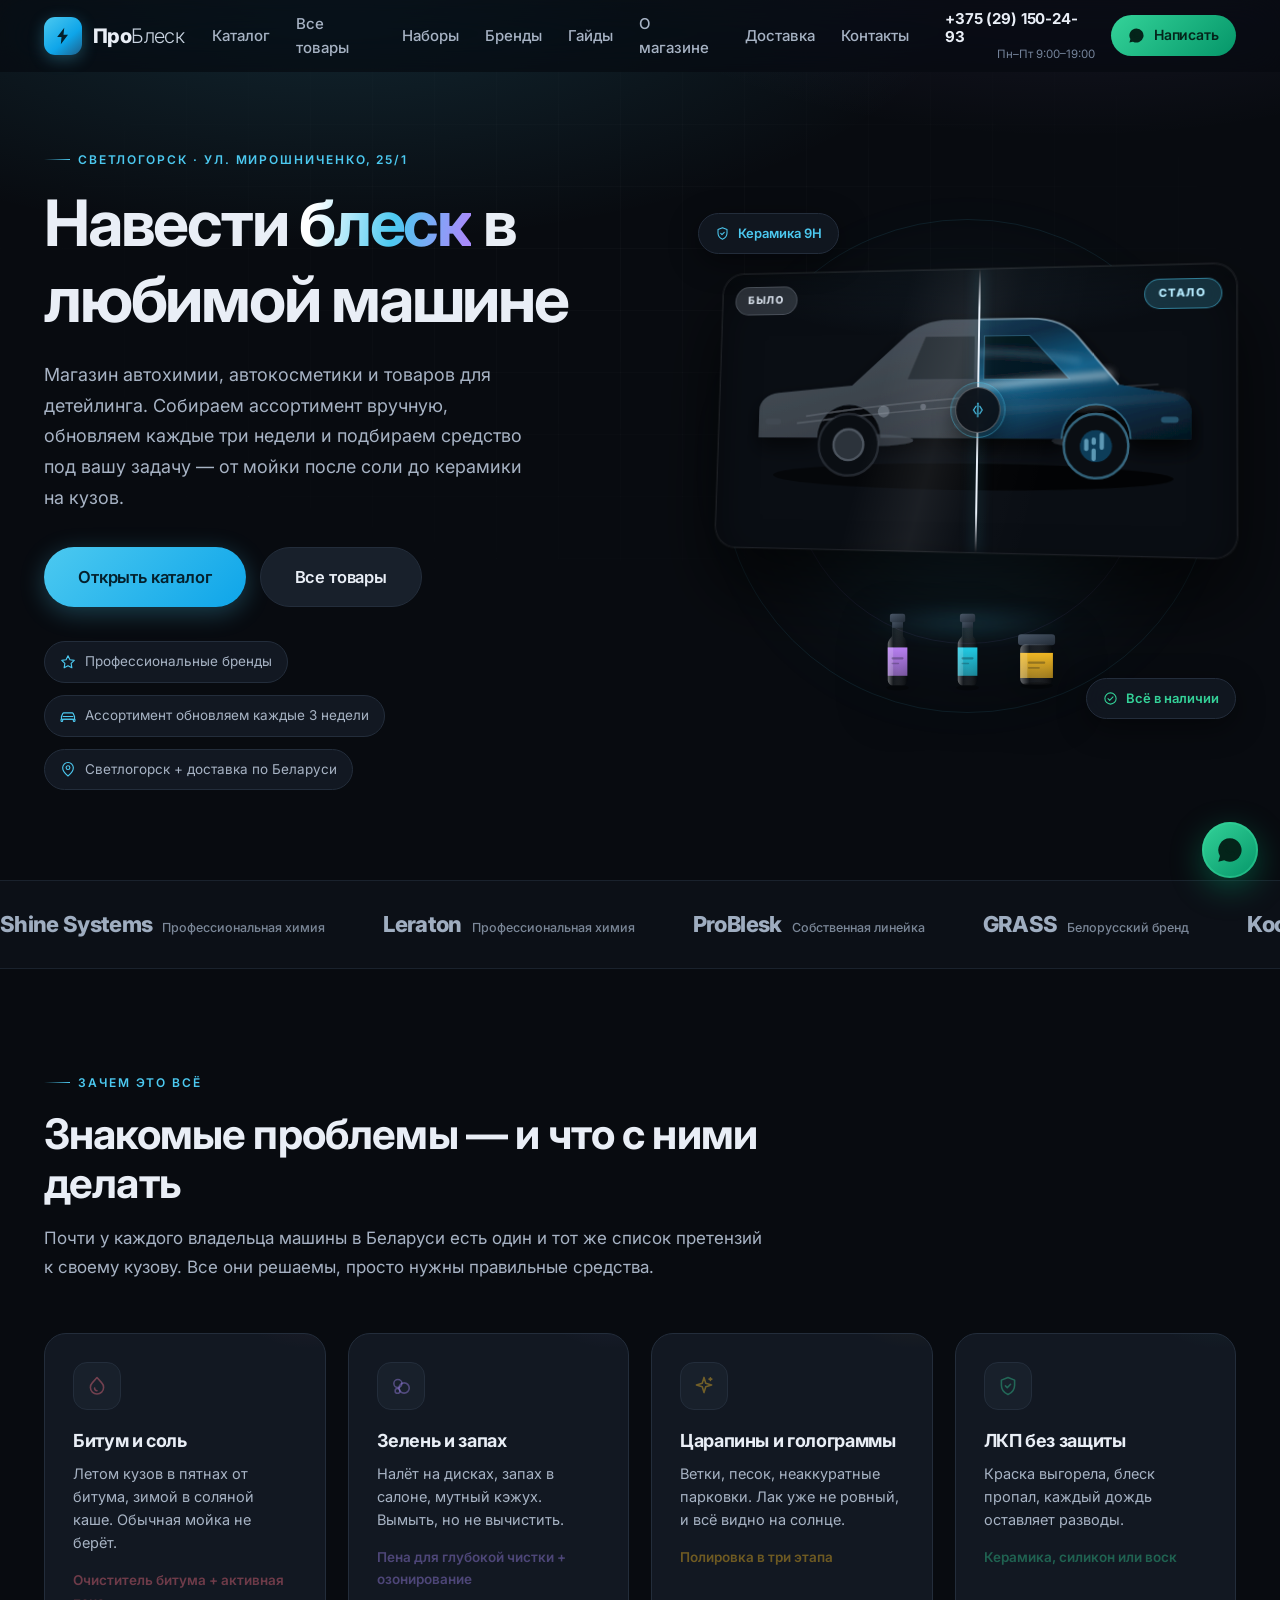
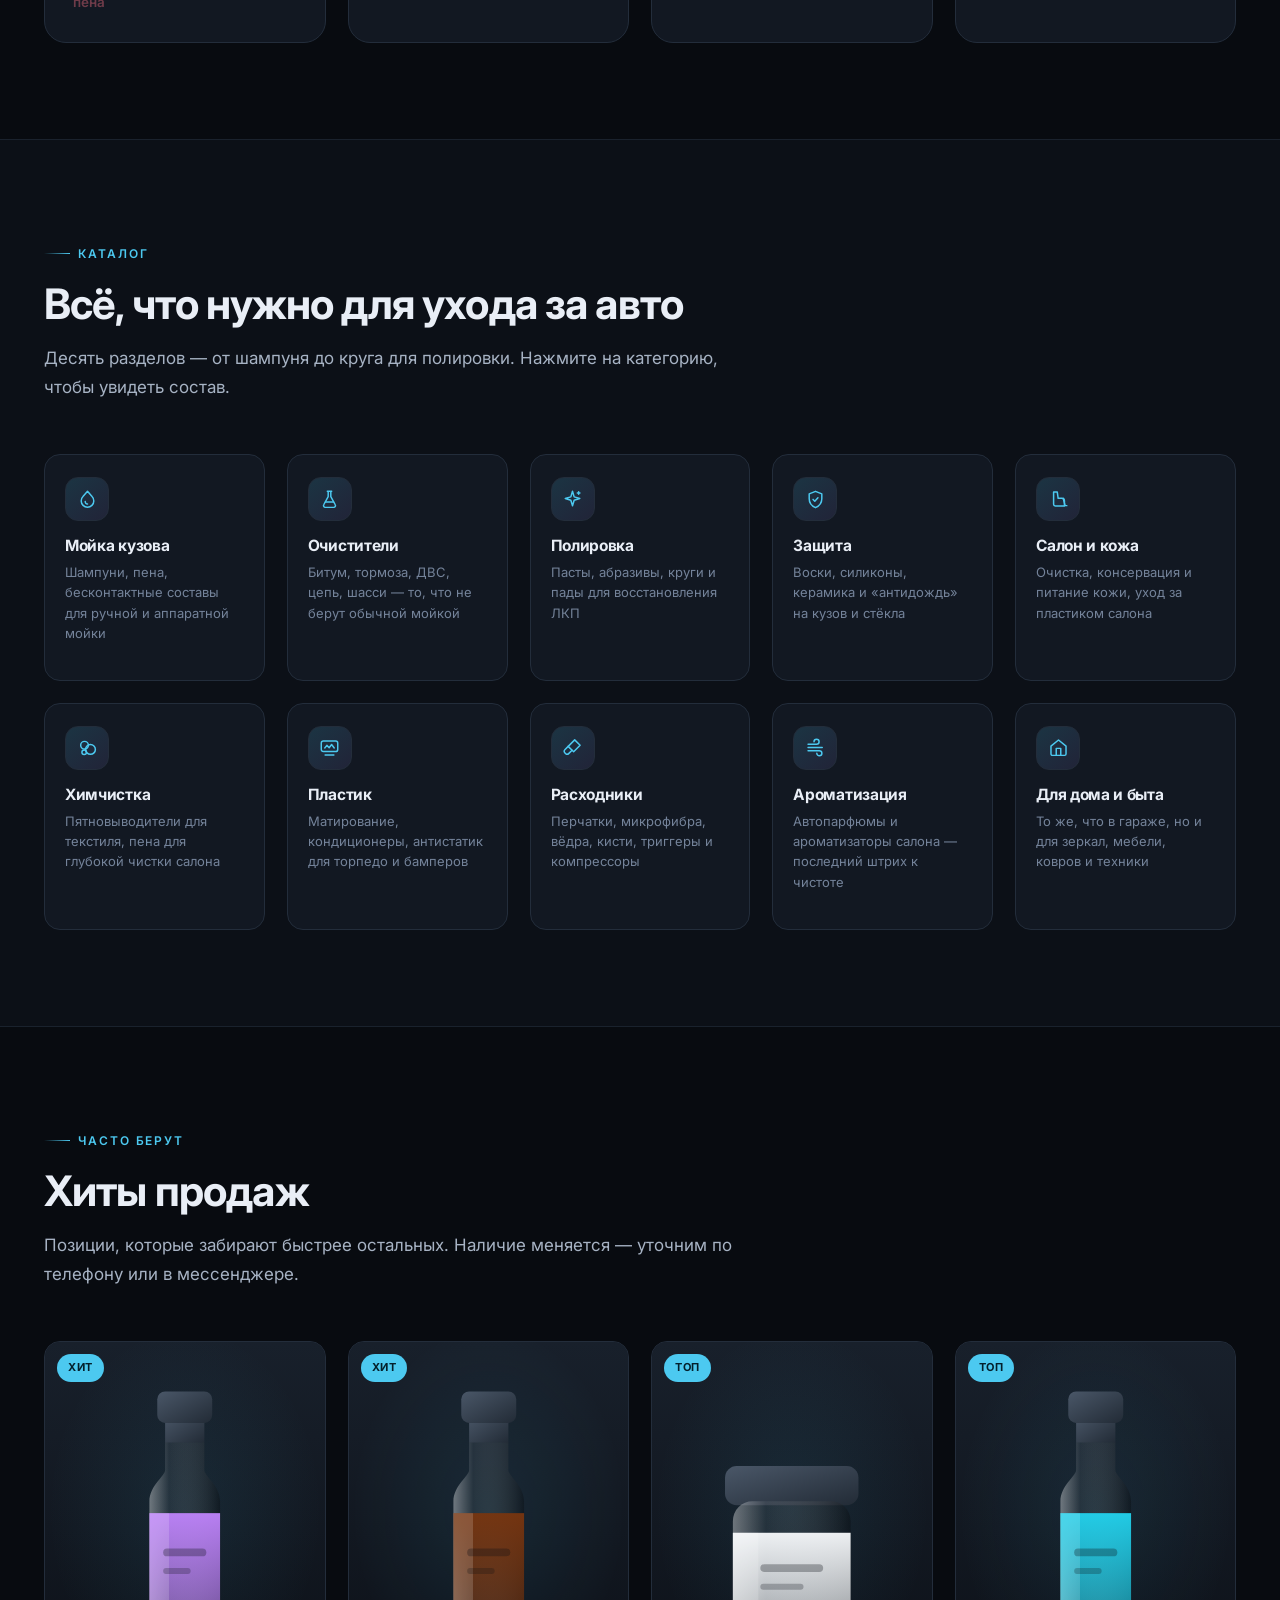
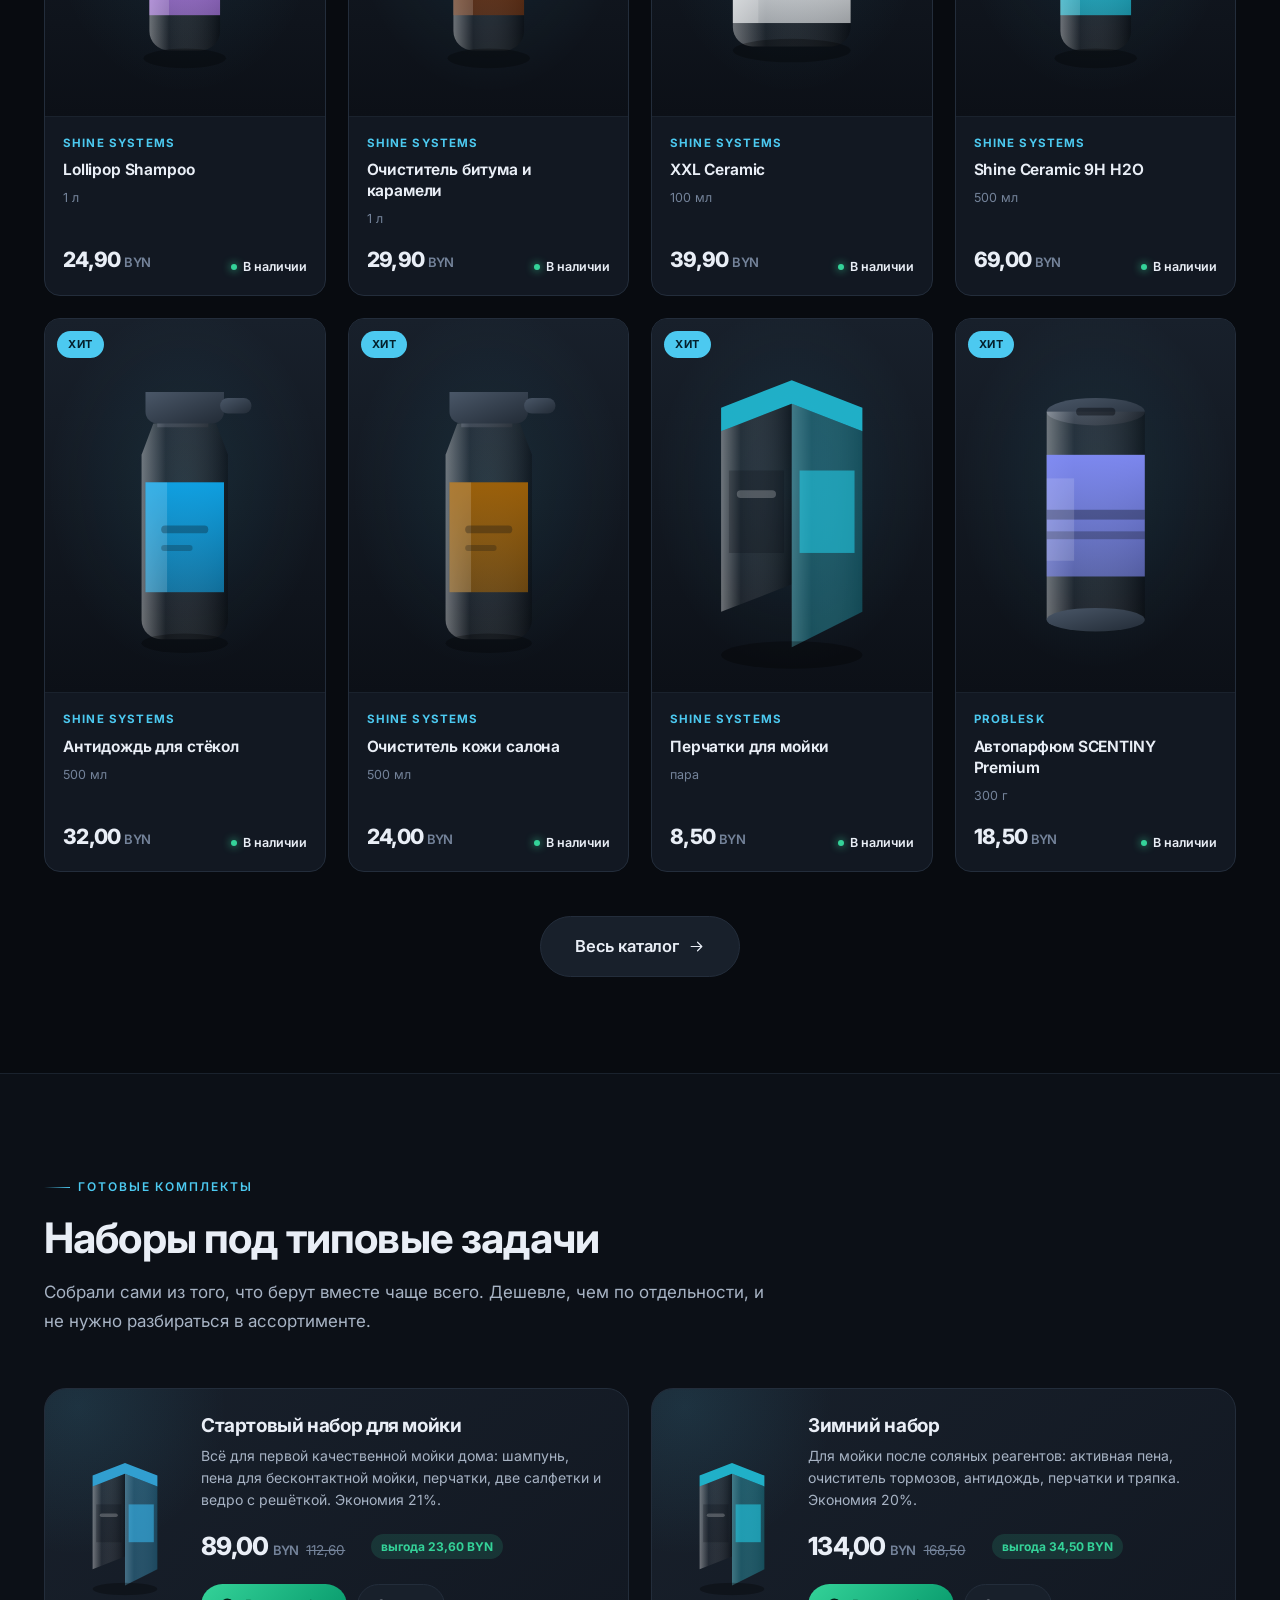
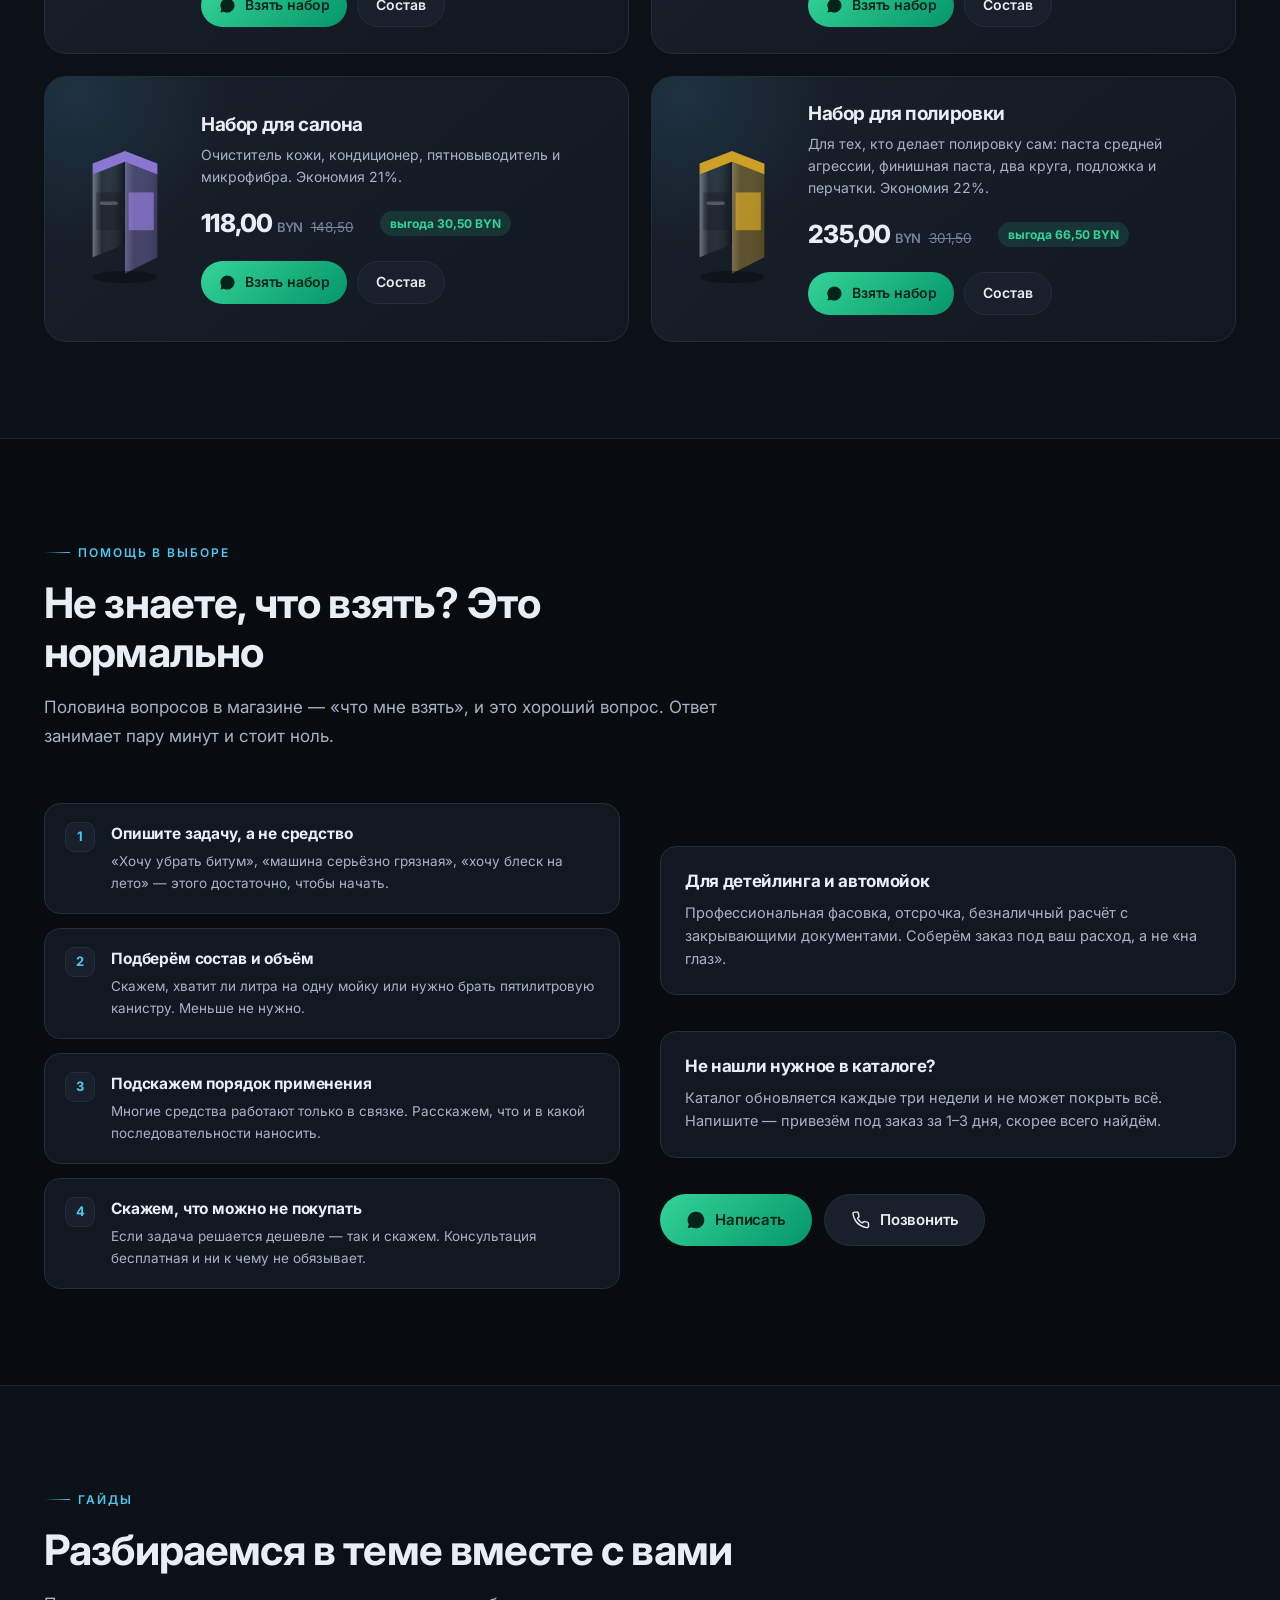
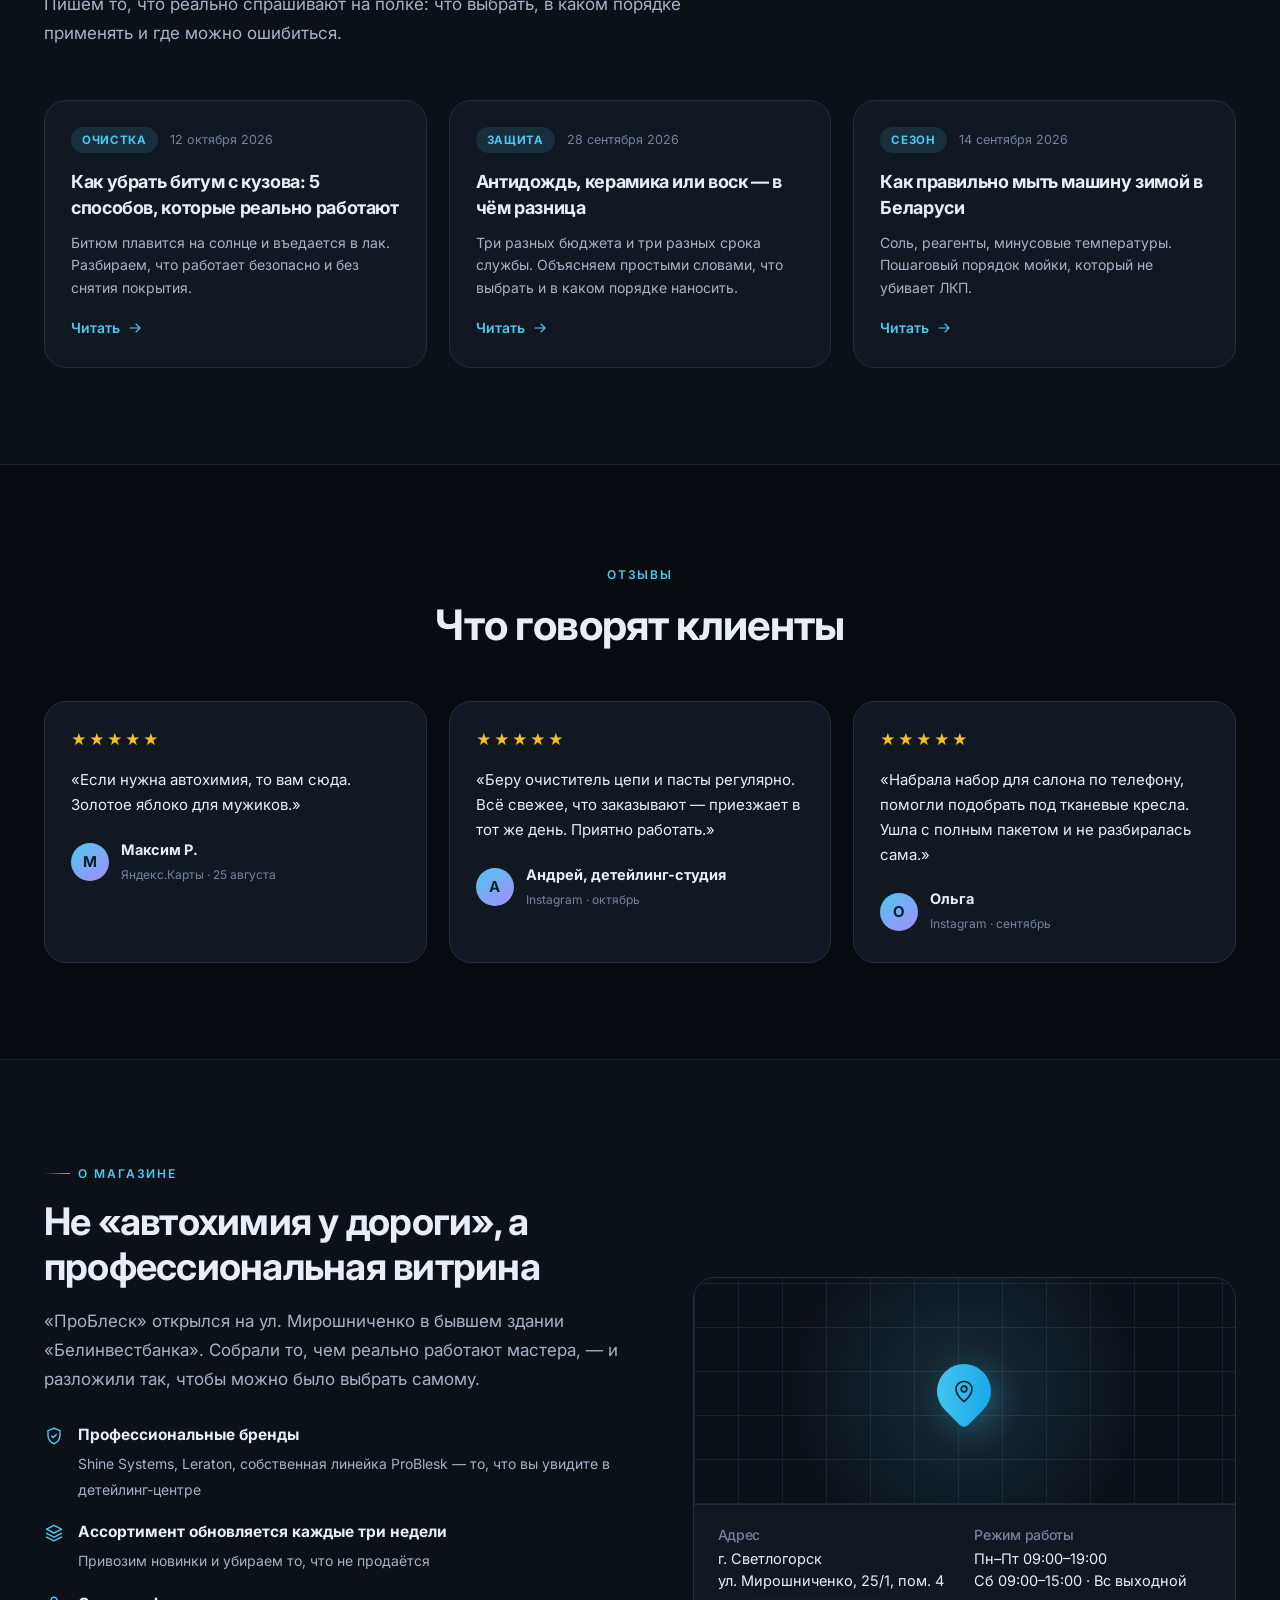
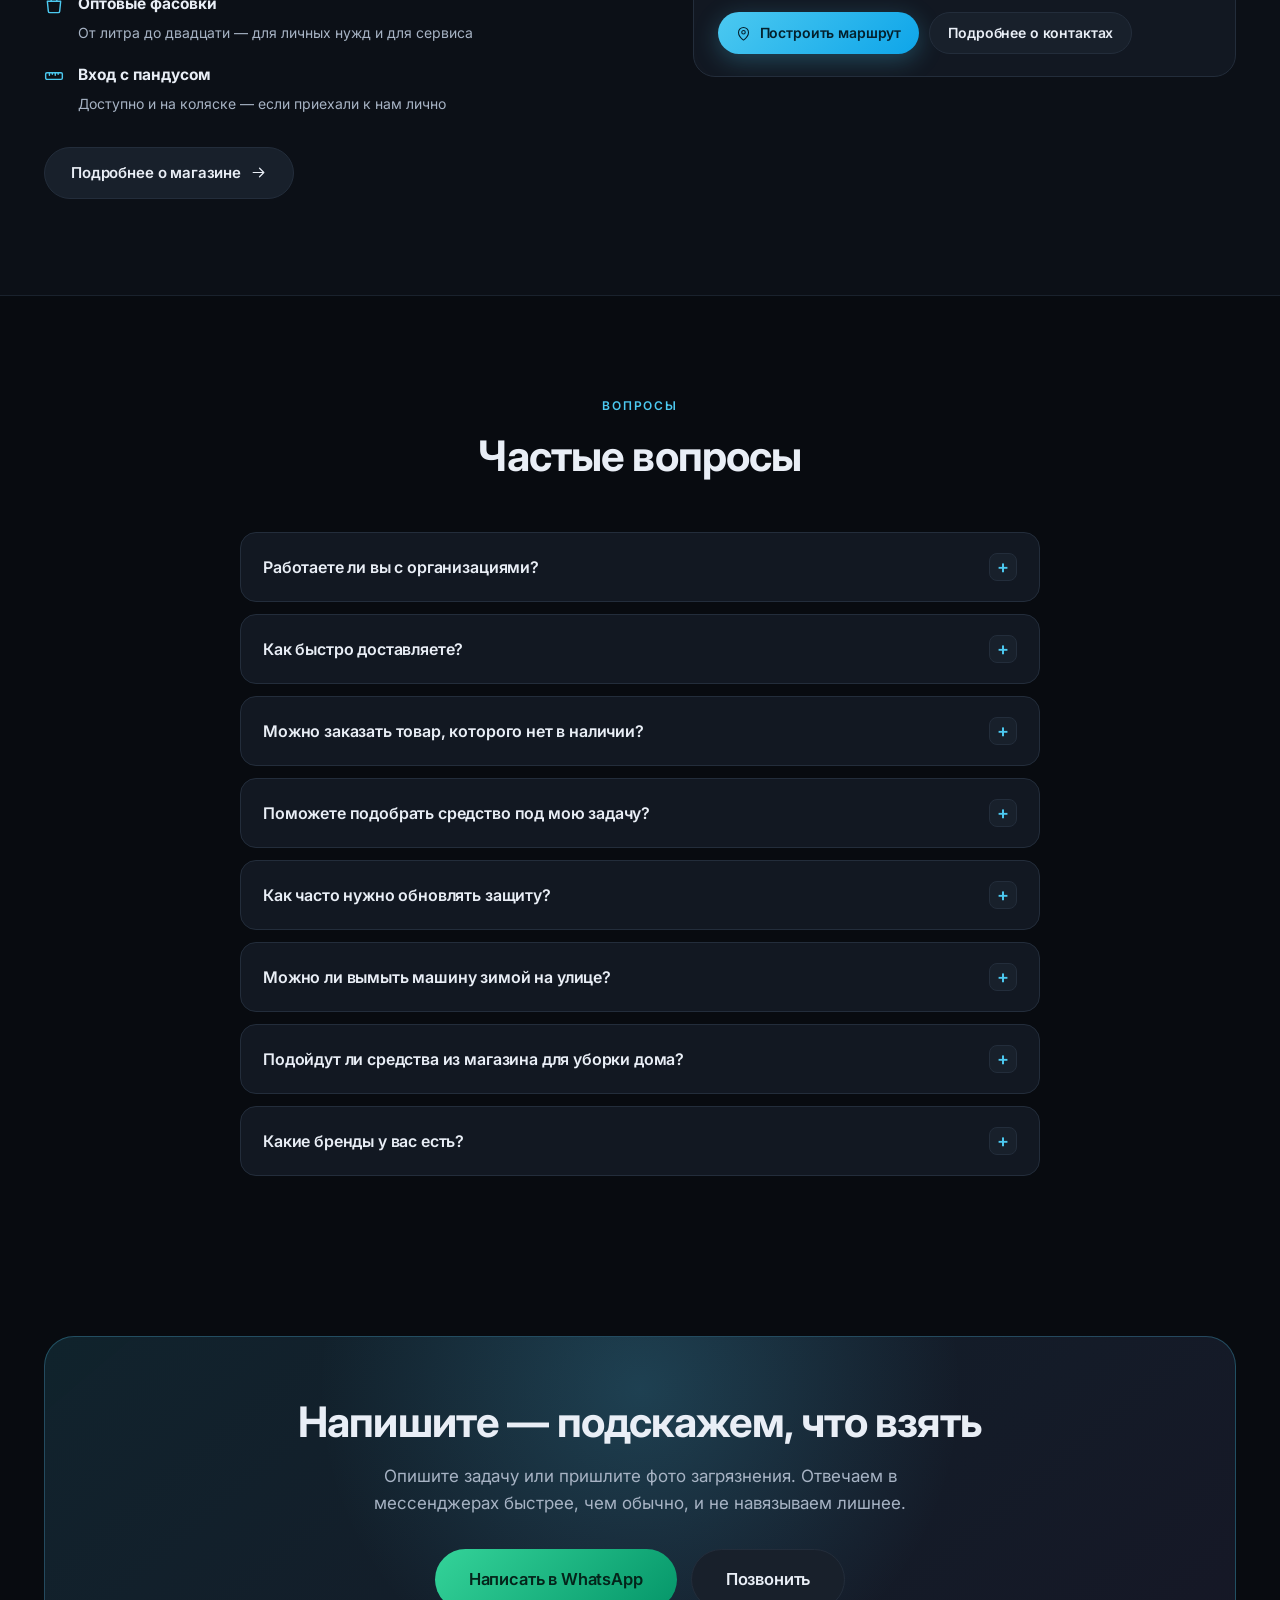
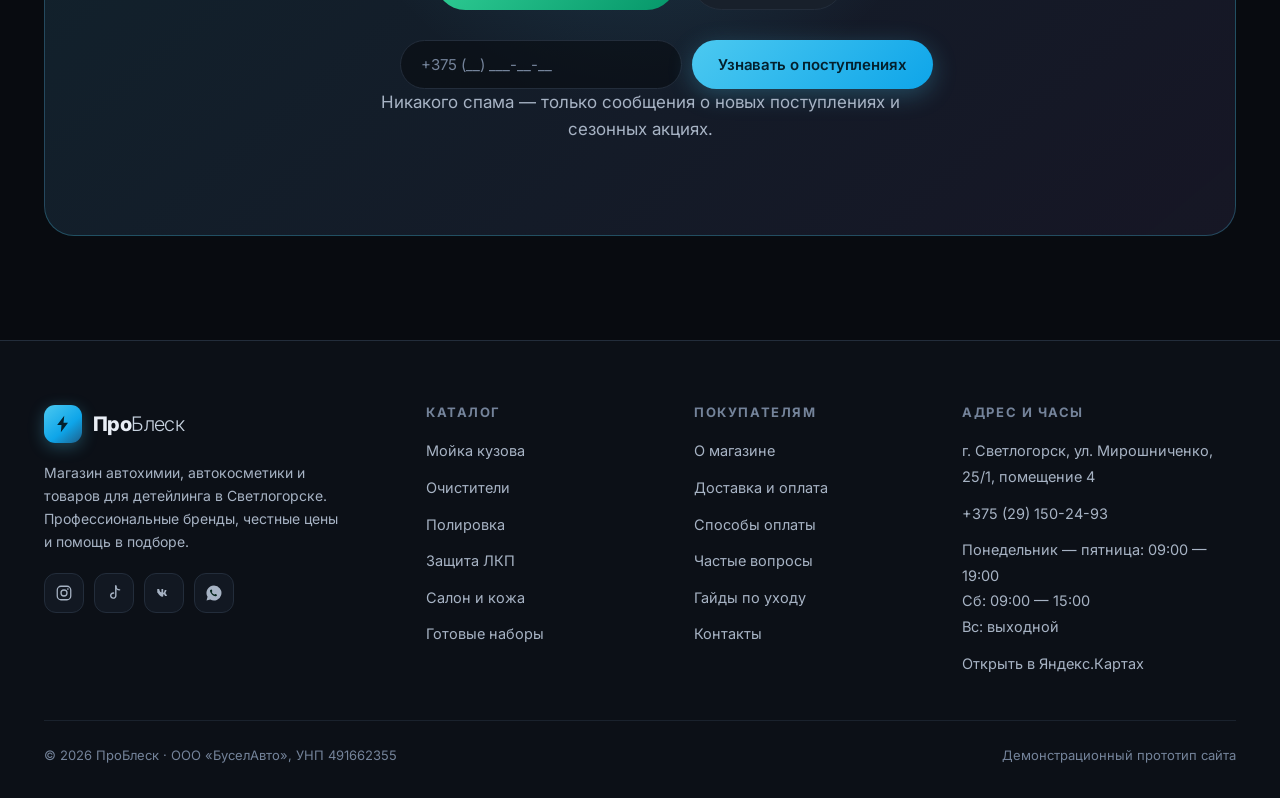
<file: index.html>
<!DOCTYPE html>
<html lang="ru">
<head>
<meta charset="UTF-8">
<meta name="viewport" content="width=device-width, initial-scale=1">
<title>ПроБлеск — магазин автохимии и детейлинга в Светлогорске</title>
<meta name="description" content="ПроБлеск — магазин автохимии, автокосметики и товаров для детейлинга в Светлогорске. Shine Systems, Leraton, ProBlesk. Подбор под задачу, доставка по Беларуси.">
<meta property="og:title" content="ПроБлеск — магазин автохимии и детейлинга в Светлогорске">
<meta property="og:description" content="Профессиональная автохимия, полировка, защита ЛКП и уход за салоном. Поможем подобрать под вашу задачу.">
<meta property="og:type" content="website">
<link rel="icon" href="assets/img/favicon.svg" type="image/svg+xml">
<link rel="preconnect" href="https://fonts.googleapis.com">
<link rel="preconnect" href="https://fonts.gstatic.com" crossorigin>
<link href="https://fonts.googleapis.com/css2?family=Inter:wght@300;400;500;600;700;800&display=swap" rel="stylesheet">
<link rel="stylesheet" href="assets/css/style.css">
</head>
<body>

<header class="header" data-header></header>
<div class="mobile-menu" data-mobile-menu></div>

<main>
<!-- ============ HERO ============ -->
<section class="hero">
  <div class="container hero__grid">
    <div>
      <div class="eyebrow">Светлогорск · ул. Мирошниченко, 25/1</div>
      <h1>Навести <span class="grad-text">блеск</span> в любимой машине</h1>
      <p class="hero__sub">
        Магазин автохимии, автокосметики и товаров для детейлинга. Собираем ассортимент
        вручную, обновляем каждые три недели и подбираем средство под вашу задачу —
        от мойки после соли до керамики на кузов.
      </p>
      <div class="hero__cta">
        <a class="btn btn-primary btn-lg" href="#catalog">Открыть каталог</a>
        <a class="btn btn-ghost btn-lg" href="catalog.html">Все товары</a>
      </div>
      <div class="hero__facts"></div>
    </div>

    <div class="hero__stage">
      <div class="stage__glow"></div>
      <div class="stage__ring"></div>
      <div class="stage__ring"></div>

      <div class="paint-panel" data-panel style="--split:52">
        <div class="paint-panel__layer" data-car="before"></div>
        <div class="paint-panel__layer paint-panel__after" data-car="after"></div>
        <div class="paint-panel__sheen"></div>
        <div class="paint-panel__frame"></div>

        <span class="paint-panel__tag paint-panel__tag--before">Было</span>
        <span class="paint-panel__tag paint-panel__tag--after">Стало</span>

        <div class="paint-panel__divider" aria-hidden="true"></div>
        <button class="paint-panel__grip" data-grip
                aria-label="Сравнить до и после. Стрелки влево и вправо меняют границу"
                role="slider" aria-valuemin="8" aria-valuemax="92" aria-valuenow="52">
          <span data-icon="split" data-size="18"></span>
        </button>
      </div>

      <div class="stage__shadow"></div>
      <div class="stage__bottles" data-stage-bottles></div>
      <div class="stage__badge stage__badge--1" data-badge="ok"></div>
      <div class="stage__badge stage__badge--2" data-badge="accent"></div>
    </div>
  </div>
</section>

<!-- ============ БРЕНДЫ-БЕГУЩКА ============ -->
<div class="marquee" aria-hidden="true">
  <div class="marquee__track" data-marquee></div>
</div>

<!-- ============ ПРОБЛЕМА → РЕШЕНИЕ ============ -->
<section class="section">
  <div class="container">
    <div class="section-head reveal">
      <div class="eyebrow">Зачем это всё</div>
      <h2>Знакомые проблемы — и что с ними делать</h2>
      <p class="lead">Почти у каждого владельца машины в Беларуси есть один и тот же список
        претензий к своему кузову. Все они решаемы, просто нужны правильные средства.</p>
    </div>

    <div class="grid grid--4">
      <article class="problem reveal" style="--pc:rgba(251,113,133,.4)">
        <div class="problem__icon" data-icon="drop"></div>
        <h3>Битум и соль</h3>
        <p>Летом кузов в пятнах от битума, зимой в соляной каше. Обычная мойка не берёт.</p>
        <span class="problem__answer">Очиститель битума + активная пена</span>
      </article>

      <article class="problem reveal" style="--pc:rgba(167,139,250,.4)">
        <div class="problem__icon" data-icon="bubbles"></div>
        <h3>Зелень и запах</h3>
        <p>Налёт на дисках, запах в салоне, мутный кэжух. Вымыть, но не вычистить.</p>
        <span class="problem__answer">Пена для глубокой чистки + озонирование</span>
      </article>

      <article class="problem reveal" style="--pc:rgba(251,191,36,.4)">
        <div class="problem__icon" data-icon="sparkle"></div>
        <h3>Царапины и голограммы</h3>
        <p>Ветки, песок, неаккуратные парковки. Лак уже не ровный, и всё видно на солнце.</p>
        <span class="problem__answer">Полировка в три этапа</span>
      </article>

      <article class="problem reveal" style="--pc:rgba(52,211,153,.4)">
        <div class="problem__icon" data-icon="shield"></div>
        <h3>ЛКП без защиты</h3>
        <p>Краска выгорела, блеск пропал, каждый дождь оставляет разводы.</p>
        <span class="problem__answer">Керамика, силикон или воск</span>
      </article>
    </div>
  </div>
</section>

<!-- ============ КАТЕГОРИИ ============ -->
<section class="section section--alt" id="catalog">
  <div class="container">
    <div class="section-head reveal">
      <div class="eyebrow">Каталог</div>
      <h2>Всё, что нужно для ухода за авто</h2>
      <p class="lead">Десять разделов — от шампуня до круга для полировки.
        Нажмите на категорию, чтобы увидеть состав.</p>
    </div>
    <div class="grid grid--10" data-cats></div>
  </div>
</section>

<!-- ============ ХИТЫ ============ -->
<section class="section">
  <div class="container">
    <div class="section-head reveal">
      <div class="eyebrow">Часто берут</div>
      <h2>Хиты продаж</h2>
      <p class="lead">Позиции, которые забирают быстрее остальных.
        Наличие меняется — уточним по телефону или в мессенджере.</p>
    </div>
    <div class="grid grid--4" data-hits></div>
    <div style="text-align:center;margin-top:44px">
      <a class="btn btn-ghost btn-lg" href="catalog.html">Весь каталог <span data-icon="arrow" data-size="17"></span></a>
    </div>
  </div>
</section>

<!-- ============ НАБОРЫ ============ -->
<section class="section section--alt" id="sets">
  <div class="container">
    <div class="section-head reveal">
      <div class="eyebrow">Готовые комплекты</div>
      <h2>Наборы под типовые задачи</h2>
      <p class="lead">Собрали сами из того, что берут вместе чаще всего.
        Дешевле, чем по отдельности, и не нужно разбираться в ассортименте.</p>
    </div>
    <div class="sets-grid" data-sets></div>
  </div>
</section>

<!-- ============ КАК ВЫБРАТЬ ============ -->
<section class="section">
  <div class="container">
    <div class="section-head reveal">
      <div class="eyebrow">Помощь в выборе</div>
      <h2>Не знаете, что взять? Это нормально</h2>
      <p class="lead">Половина вопросов в магазине — «что мне взять»,
        и это хороший вопрос. Ответ занимает пару минут и стоит ноль.</p>
    </div>

    <div class="picker">
      <div class="picker__list reveal">
        <div class="picker__item">
          <span class="picker__num">1</span>
          <div><b>Опишите задачу, а не средство</b>
            <p>«Хочу убрать битум», «машина серьёзно грязная», «хочу блеск на лето» — этого достаточно, чтобы начать.</p></div>
        </div>
        <div class="picker__item">
          <span class="picker__num">2</span>
          <div><b>Подберём состав и объём</b>
            <p>Скажем, хватит ли литра на одну мойку или нужно брать пятилитровую канистру. Меньше не нужно.</p></div>
        </div>
        <div class="picker__item">
          <span class="picker__num">3</span>
          <div><b>Подскажем порядок применения</b>
            <p>Многие средства работают только в связке. Расскажем, что и в какой последовательности наносить.</p></div>
        </div>
        <div class="picker__item">
          <span class="picker__num">4</span>
          <div><b>Скажем, что можно не покупать</b>
            <p>Если задача решается дешевле — так и скажем. Консультация бесплатная и ни к чему не обязывает.</p></div>
        </div>
      </div>

      <div class="reveal" style="display:grid;gap:16px">
        <div class="info-card">
          <h3>Для детейлинга и автомойок</h3>
          <p>Профессиональная фасовка, отсрочка, безналичный расчёт с закрывающими документами.
            Соберём заказ под ваш расход, а не «на глаз».</p>
        </div>
        <div class="info-card">
          <h3>Не нашли нужное в каталоге?</h3>
          <p>Каталог обновляется каждые три недели и не может покрыть всё.
            Напишите — привезём под заказ за 1–3 дня, скорее всего найдём.</p>
        </div>
        <div style="display:flex;gap:12px;flex-wrap:wrap">
          <a class="btn btn-wa" href="https://wa.me/375291502493?text=%D0%97%D0%B4%D1%80%D0%B0%D0%B2%D1%81%D1%82%D0%B2%D1%83%D0%B9%D1%82%D0%B5!%20%D0%BF%D0%BE%D0%B4%D1%81%D0%BA%D0%B0%D0%B6%D0%B8%D1%82%D0%B5%2C%20%D0%BF%D0%BE%D0%B3%D0%BE%D0%B2%D0%BE%D1%80%D0%B0%D0%B9%D1%82%D0%B5%2C%20%D1%87%D1%82%D0%BE%20%D0%BC%D0%BD%D0%B5%20%D0%BD%D1%83%D0%B6%D0%BD%D0%BE%20%D0%B2%D0%B7%D1%8F%D1%82%D1%8C" target="_blank" rel="noopener"><span data-icon="whatsapp"></span>Написать</a>
          <a class="btn btn-ghost" href="tel:+375291502493"><span data-icon="phone"></span>Позвонить</a>
        </div>
      </div>
    </div>
  </div>
</section>

<!-- ============ ГАЙДЫ ============ -->
<section class="section section--alt" id="guides">
  <div class="container">
    <div class="section-head reveal">
      <div class="eyebrow">Гайды</div>
      <h2>Разбираемся в теме вместе с вами</h2>
      <p class="lead">Пишем то, что реально спрашивают на полке: что выбрать,
        в каком порядке применять и где можно ошибиться.</p>
    </div>
    <div class="grid grid--3" data-guides></div>
  </div>
</section>

<!-- ============ ОТЗЫВЫ ============ -->
<section class="section">
  <div class="container">
    <div class="section-head section-head--center reveal">
      <div class="eyebrow" style="justify-content:center">Отзывы</div>
      <h2>Что говорят клиенты</h2>
    </div>
    <div class="grid grid--3" data-reviews></div>
  </div>
</section>

<!-- ============ О МАГАЗИНЕ + КАРТА ============ -->
<section class="section section--alt">
  <div class="container about-split">
    <div class="reveal">
      <div class="eyebrow">О магазине</div>
      <h2 style="font-size:clamp(26px,3.6vw,38px);margin-bottom:18px">Не «автохимия у дороги», а профессиональная витрина</h2>
      <p class="lead">«ПроБлеск» открылся на ул. Мирошниченко в бывшем здании «Белинвестбанка».
        Собрали то, чем реально работают мастера, — и разложили так, чтобы можно было выбрать самому.</p>

      <ul class="about-list">
        <li data-list="shield"><div><b>Профессиональные бренды</b><span>Shine Systems, Leraton, собственная линейка ProBlesk — то, что вы увидите в детейлинг-центре</span></div></li>
        <li data-list="layers"><div><b>Ассортимент обновляется каждые три недели</b><span>Привозим новинки и убираем то, что не продаётся</span></div></li>
        <li data-list="bag"><div><b>Оптовые фасовки</b><span>От литра до двадцати — для личных нужд и для сервиса</span></div></li>
        <li data-list="ruler"><div><b>Вход с пандусом</b><span>Доступно и на коляске — если приехали к нам лично</span></div></li>
      </ul>

      <a class="btn btn-ghost" href="about.html">Подробнее о магазине <span data-icon="arrow" data-size="17"></span></a>
    </div>

    <div class="map-card reveal">
      <div class="map-card__canvas">
        <div class="map-pin">
          <div class="map-pin__core" data-icon="pin"></div>
        </div>
      </div>
      <div class="map-card__info">
        <div>
          <h3>Адрес</h3>
          <p>г. Светлогорск<br>ул. Мирошниченко, 25/1, пом. 4</p>
        </div>
        <div>
          <h3>Режим работы</h3>
          <p>Пн–Пт 09:00–19:00<br>Сб 09:00–15:00 · Вс выходной</p>
        </div>
        <div class="map-card__actions">
          <a class="btn btn-primary btn-sm" href="https://yandex.by/maps/org/problesk/236214146885/" target="_blank" rel="noopener"><span data-icon="pin" data-size="15"></span>Построить маршрут</a>
          <a class="btn btn-ghost btn-sm" href="contacts.html">Подробнее о контактах</a>
        </div>
      </div>
    </div>
  </div>
</section>

<!-- ============ FAQ ============ -->
<section class="section" id="faq">
  <div class="container">
    <div class="section-head section-head--center reveal">
      <div class="eyebrow" style="justify-content:center">Вопросы</div>
      <h2>Частые вопросы</h2>
    </div>
    <div class="faq" data-faq></div>
  </div>
</section>

<!-- ============ CTA ============ -->
<section class="section section--tight">
  <div class="container">
    <div class="cta reveal">
      <h2>Напишите — подскажем, что взять</h2>
      <p>Опишите задачу или пришлите фото загрязнения. Отвечаем в мессенджерах
        быстрее, чем обычно, и не навязываем лишнее.</p>
      <div class="cta__btns">
        <a class="btn btn-wa btn-lg" href="https://wa.me/37529150293?text=%D0%97%D0%B4%D1%80%D0%B0%D0%B2%D1%81%D1%82%D0%B2%D1%83%D0%B9%D1%82%D0%B5!%20%D0%BF%D0%BE%D0%B4%D1%81%D0%BA%D0%B0%D0%B6%D0%B8%D1%82%D0%B5%20%D1%81%D1%80%D0%B5%D0%B4%D1%81%D1%82%D0%B2%D0%BE." target="_blank" rel="noopener">Написать в WhatsApp</a>
        <a class="btn btn-ghost btn-lg" href="tel:+375291502493">Позвонить</a>
      </div>

      <form class="cta__form" data-form="subscribe">
        <input type="tel" placeholder="+375 (__) ___-__-__" aria-label="Телефон для подписки на новинки">
        <button class="btn btn-primary" type="submit">Узнавать о поступлениях</button>
      </form>
      <p class="cta__note" data-form-note>Никакого спама — только сообщения о новых поступлениях и сезонных акциях.</p>
    </div>
  </div>
</section>
</main>

<footer class="footer" data-footer></footer>

<script src="assets/js/data.js"></script>
<script src="assets/js/ui.js"></script>
<script src="assets/js/main.js"></script>
<script src="assets/js/home.js"></script>
</body>
</html>
</file>
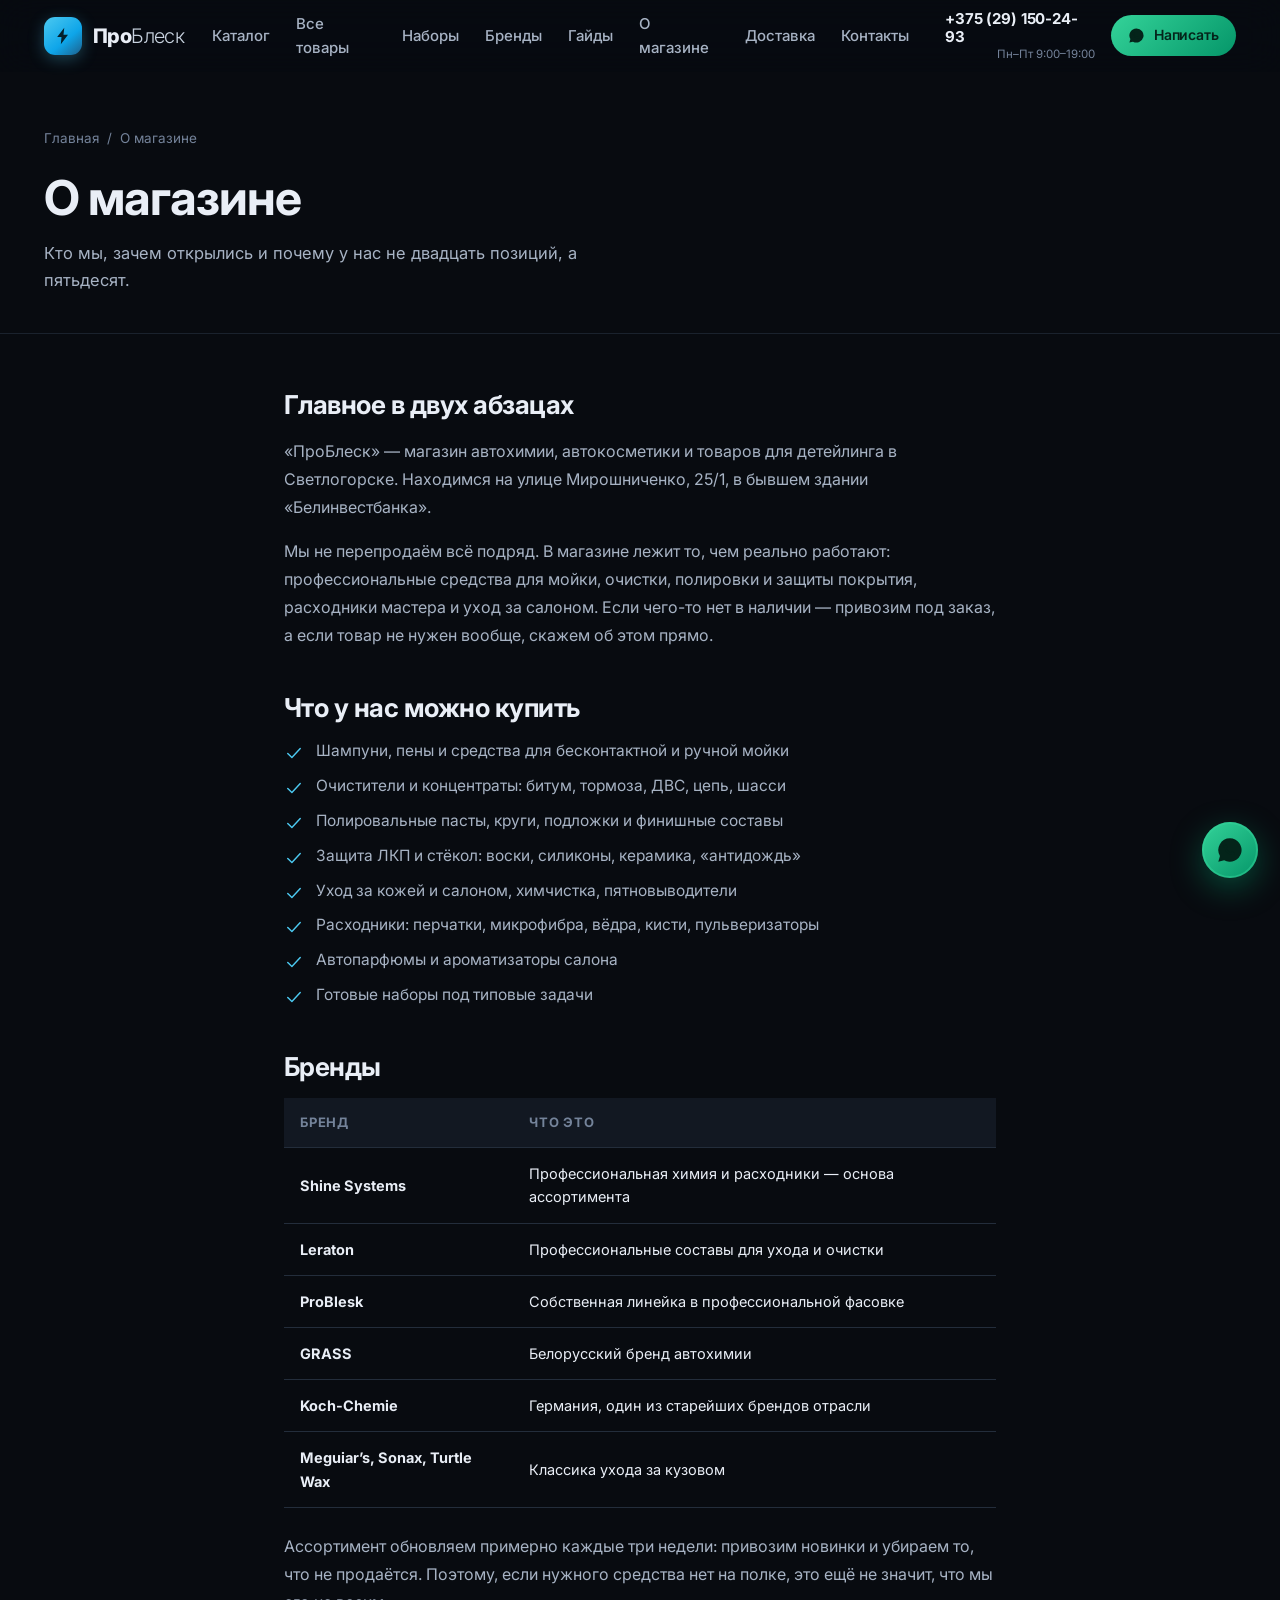
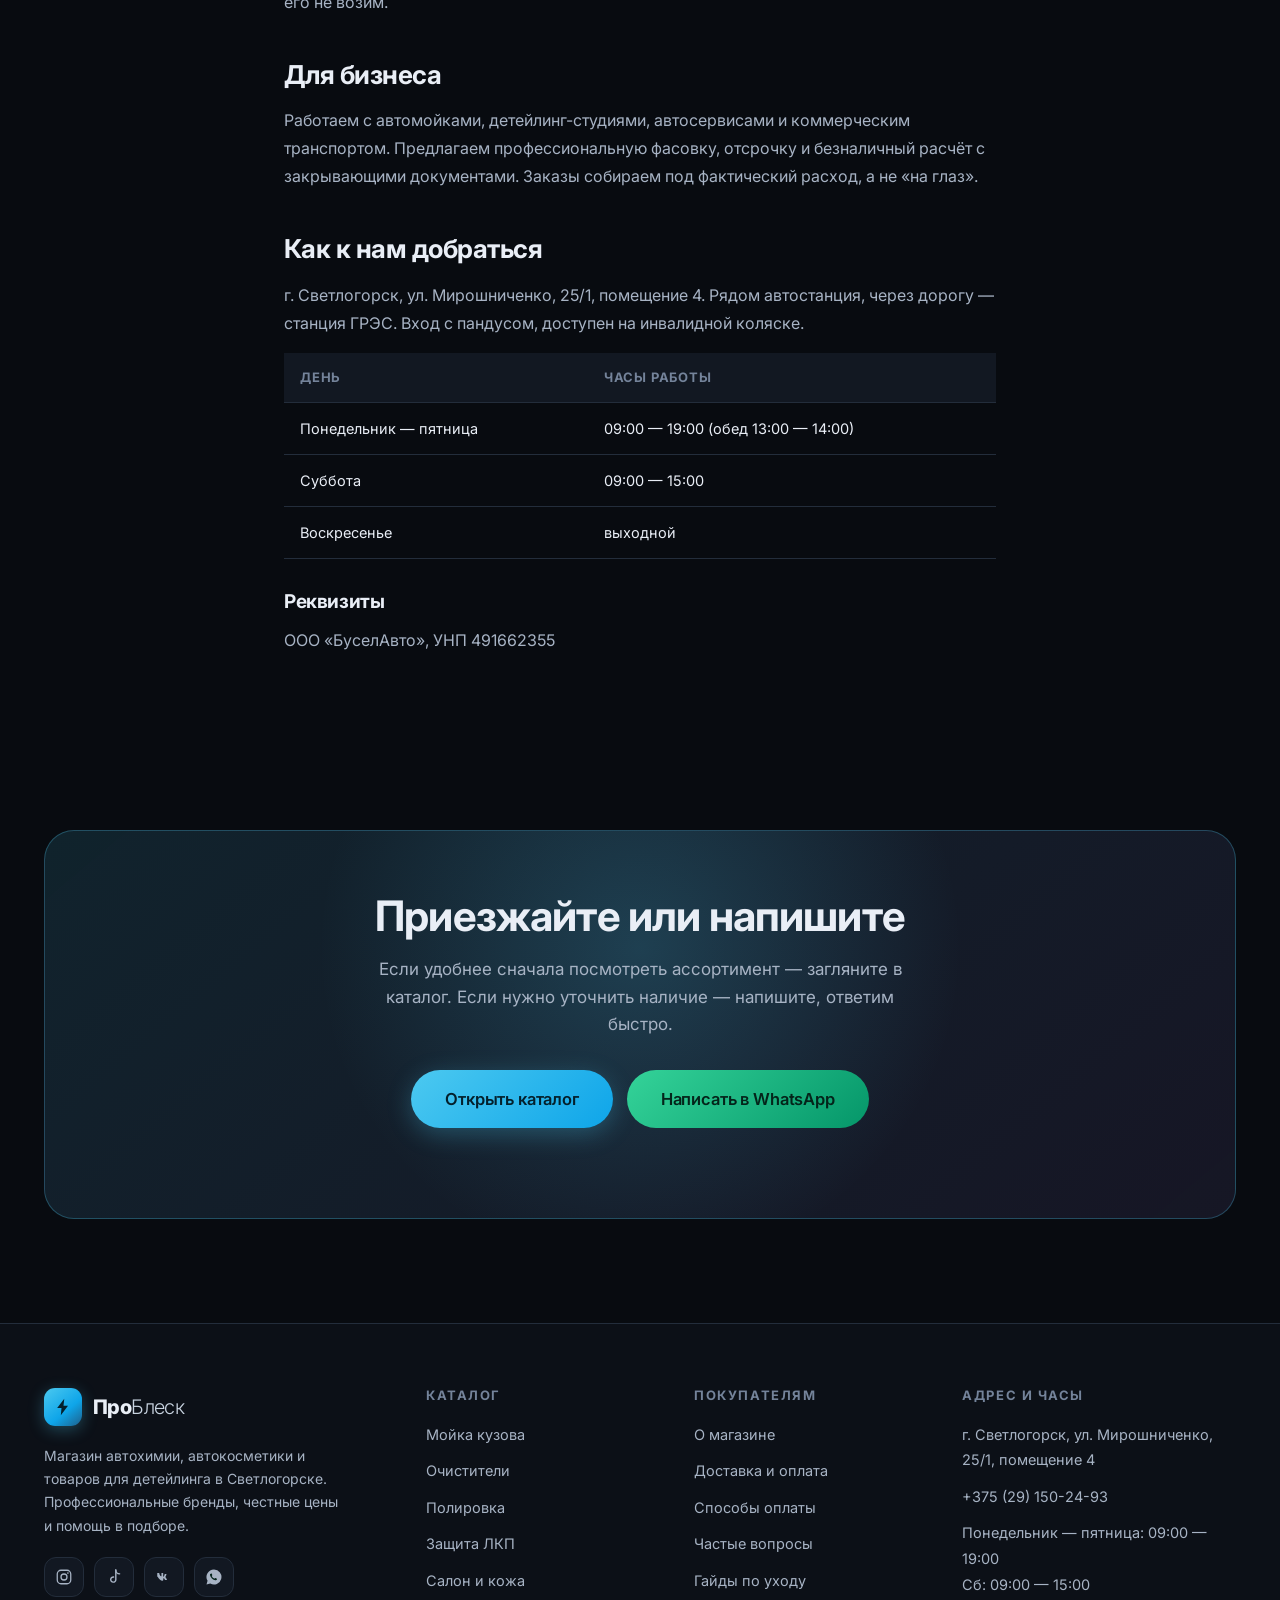
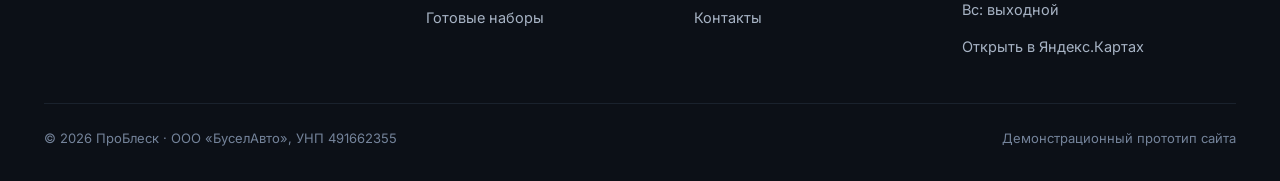
<file: about.html>
<!DOCTYPE html>
<html lang="ru">
<head>
<meta charset="UTF-8">
<meta name="viewport" content="width=device-width, initial-scale=1">
<title>О магазине — ПроБлеск, магазин автохимии в Светлогорске</title>
<meta name="description" content="ПроБлеск — магазин автохимии, автокосметики и товаров для детейлинга в Светлогорске на ул. Мирошниченко, 25/1. Профессиональные бренды, помощь в подборе, доставка по Беларуси.">
<link rel="icon" href="assets/img/favicon.svg" type="image/svg+xml">
<link rel="preconnect" href="https://fonts.googleapis.com">
<link rel="preconnect" href="https://fonts.gstatic.com" crossorigin>
<link href="https://fonts.googleapis.com/css2?family=Inter:wght@300;400;500;600;700;800&display=swap" rel="stylesheet">
<link rel="stylesheet" href="assets/css/style.css">
</head>
<body>

<header class="header" data-header></header>
<div class="mobile-menu" data-mobile-menu></div>

<main>
<section class="page-head">
  <div class="container">
    <div class="crumbs"><a href="index.html">Главная</a> / <span>О магазине</span></div>
    <h1>О магазине</h1>
    <p>Кто мы, зачем открылись и почему у нас не двадцать позиций, а пятьдесят.</p>
  </div>
</section>

<section class="section" style="padding-top:56px">
  <div class="container prose">
    <h2>Главное в двух абзацах</h2>
    <p>«ПроБлеск» — магазин автохимии, автокосметики и товаров для детейлинга в Светлогорске.
      Находимся на улице Мирошниченко, 25/1, в бывшем здании «Белинвестбанка».</p>
    <p>Мы не перепродаём всё подряд. В магазине лежит то, чем реально работают:
      профессиональные средства для мойки, очистки, полировки и защиты покрытия,
      расходники мастера и уход за салоном. Если чего-то нет в наличии — привозим под заказ,
      а если товар не нужен вообще, скажем об этом прямо.</p>

    <h2>Что у нас можно купить</h2>
    <ul>
      <li><span data-icon="check"></span><div>Шампуни, пены и средства для бесконтактной и ручной мойки</div></li>
      <li><span data-icon="check"></span><div>Очистители и концентраты: битум, тормоза, ДВС, цепь, шасси</div></li>
      <li><span data-icon="check"></span><div>Полировальные пасты, круги, подложки и финишные составы</div></li>
      <li><span data-icon="check"></span><div>Защита ЛКП и стёкол: воски, силиконы, керамика, «антидождь»</div></li>
      <li><span data-icon="check"></span><div>Уход за кожей и салоном, химчистка, пятновыводители</div></li>
      <li><span data-icon="check"></span><div>Расходники: перчатки, микрофибра, вёдра, кисти, пульверизаторы</div></li>
      <li><span data-icon="check"></span><div>Автопарфюмы и ароматизаторы салона</div></li>
      <li><span data-icon="check"></span><div>Готовые наборы под типовые задачи</div></li>
    </ul>

    <h2>Бренды</h2>
    <table>
      <thead>
        <tr><th>Бренд</th><th>Что это</th></tr>
      </thead>
      <tbody>
        <tr><td><b>Shine Systems</b></td><td>Профессиональная химия и расходники — основа ассортимента</td></tr>
        <tr><td><b>Leraton</b></td><td>Профессиональные составы для ухода и очистки</td></tr>
        <tr><td><b>ProBlesk</b></td><td>Собственная линейка в профессиональной фасовке</td></tr>
        <tr><td><b>GRASS</b></td><td>Белорусский бренд автохимии</td></tr>
        <tr><td><b>Koch-Chemie</b></td><td>Германия, один из старейших брендов отрасли</td></tr>
        <tr><td><b>Meguiar’s, Sonax, Turtle Wax</b></td><td>Классика ухода за кузовом</td></tr>
      </tbody>
    </table>
    <p>Ассортимент обновляем примерно каждые три недели: привозим новинки и убираем
      то, что не продаётся. Поэтому, если нужного средства нет на полке, это ещё
      не значит, что мы его не возим.</p>

    <h2>Для бизнеса</h2>
    <p>Работаем с автомойками, детейлинг-студиями, автосервисами и коммерческим транспортом.
      Предлагаем профессиональную фасовку, отсрочку и безналичный расчёт с закрывающими документами.
      Заказы собираем под фактический расход, а не «на глаз».</p>

    <h2>Как к нам добраться</h2>
    <p>г. Светлогорск, ул. Мирошниченко, 25/1, помещение 4. Рядом автостанция, через дорогу —
      станция ГРЭС. Вход с пандусом, доступен на инвалидной коляске.</p>
    <table>
      <thead><tr><th>День</th><th>Часы работы</th></tr></thead>
      <tbody>
        <tr><td>Понедельник — пятница</td><td>09:00 — 19:00 (обед 13:00 — 14:00)</td></tr>
        <tr><td>Суббота</td><td>09:00 — 15:00</td></tr>
        <tr><td>Воскресенье</td><td>выходной</td></tr>
      </tbody>
    </table>

    <h3>Реквизиты</h3>
    <p>ООО «БуселАвто», УНП 491662355</p>
  </div>
</section>

<section class="section section--tight">
  <div class="container">
    <div class="cta reveal">
      <h2>Приезжайте или напишите</h2>
      <p>Если удобнее сначала посмотреть ассортимент — загляните в каталог.
        Если нужно уточнить наличие — напишите, ответим быстро.</p>
      <div class="cta__btns">
        <a class="btn btn-primary btn-lg" href="catalog.html">Открыть каталог</a>
        <a class="btn btn-wa btn-lg" href="https://wa.me/37529150293?text=%D0%97%D0%B4%D1%80%D0%B0%D0%B2%D1%81%D1%82%D0%B2%D1%83%D0%B9%D1%82%D0%B5!%20%D0%BF%D0%BE%D0%B4%D1%81%D0%BA%D0%B0%D0%B6%D0%B8%D1%82%D0%B5%20%D0%BF%D0%BE%20%D0%BD%D0%B0%D0%BB%D0%B8%D1%87%D0%B8%D1%8E." target="_blank" rel="noopener">Написать в WhatsApp</a>
      </div>
    </div>
  </div>
</section>
</main>

<footer class="footer" data-footer></footer>

<script src="assets/js/data.js"></script>
<script src="assets/js/ui.js"></script>
<script src="assets/js/main.js"></script>
</body>
</html>
</file>
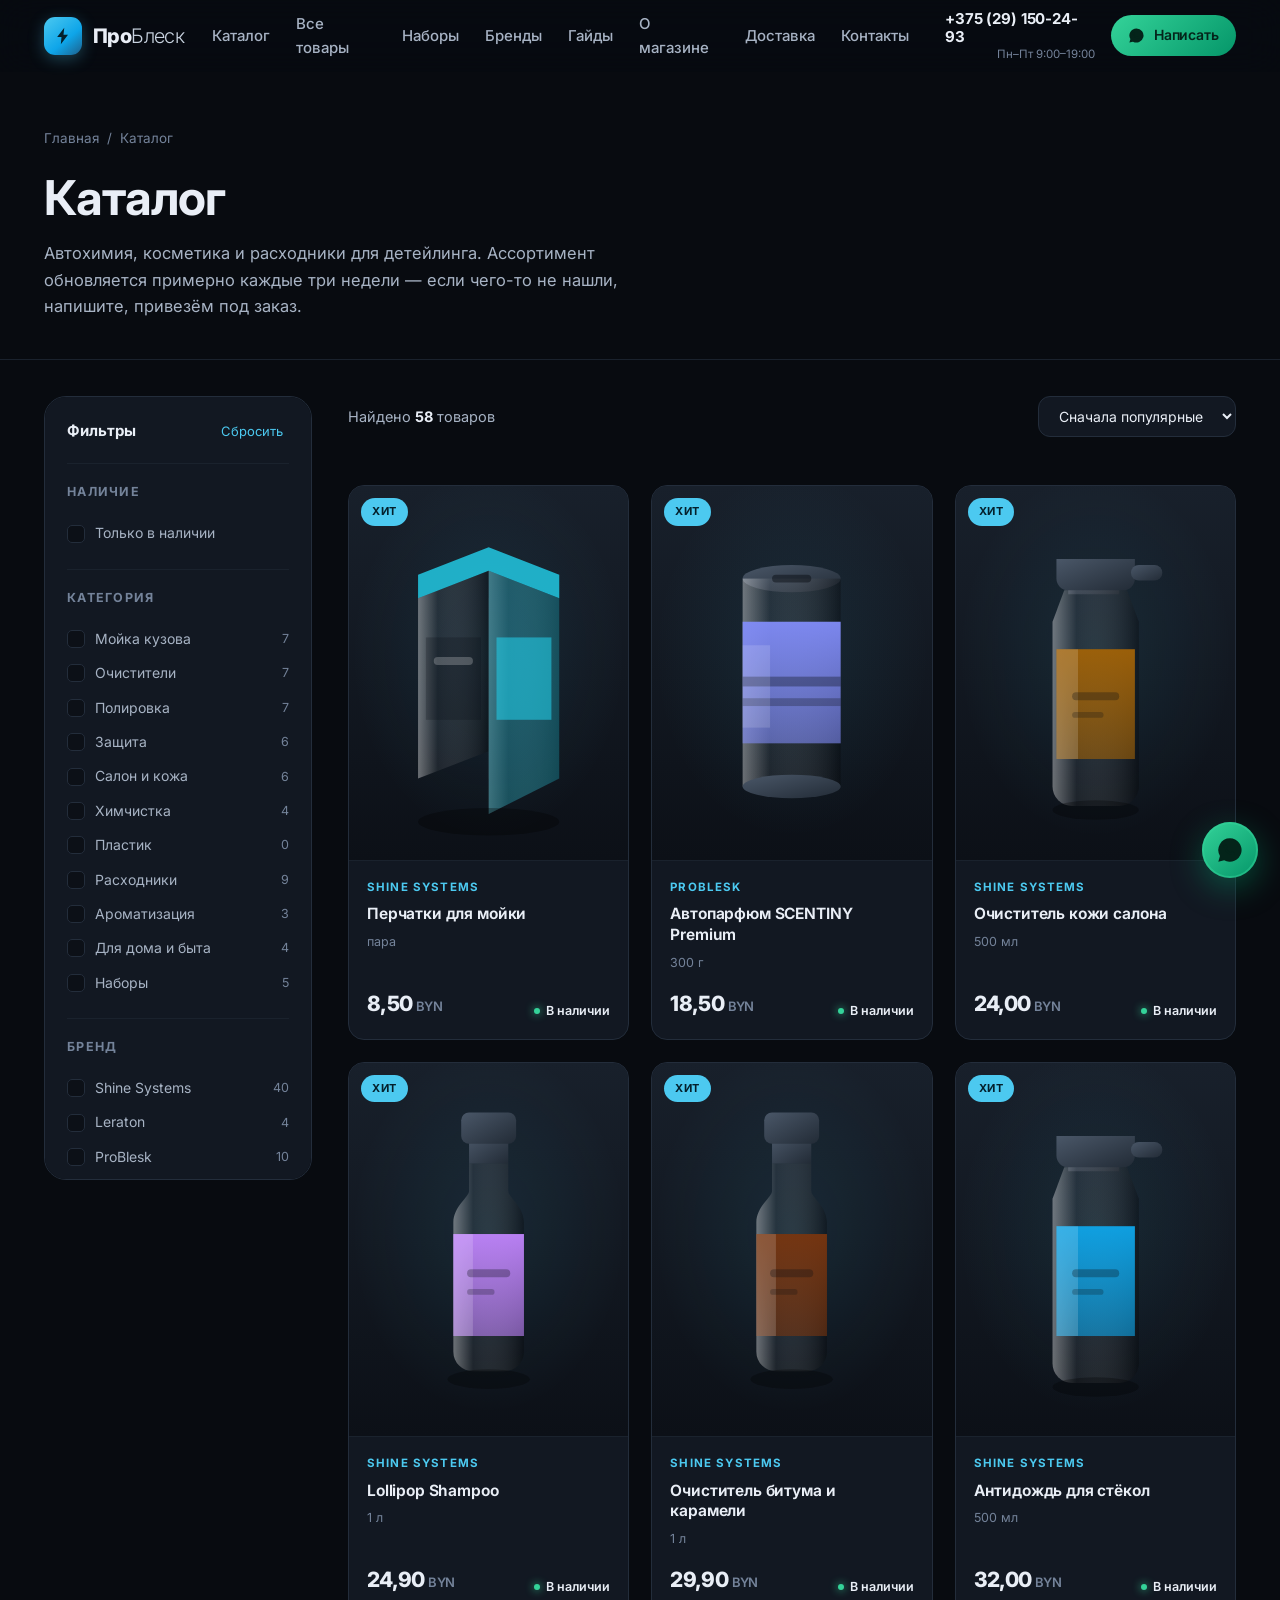
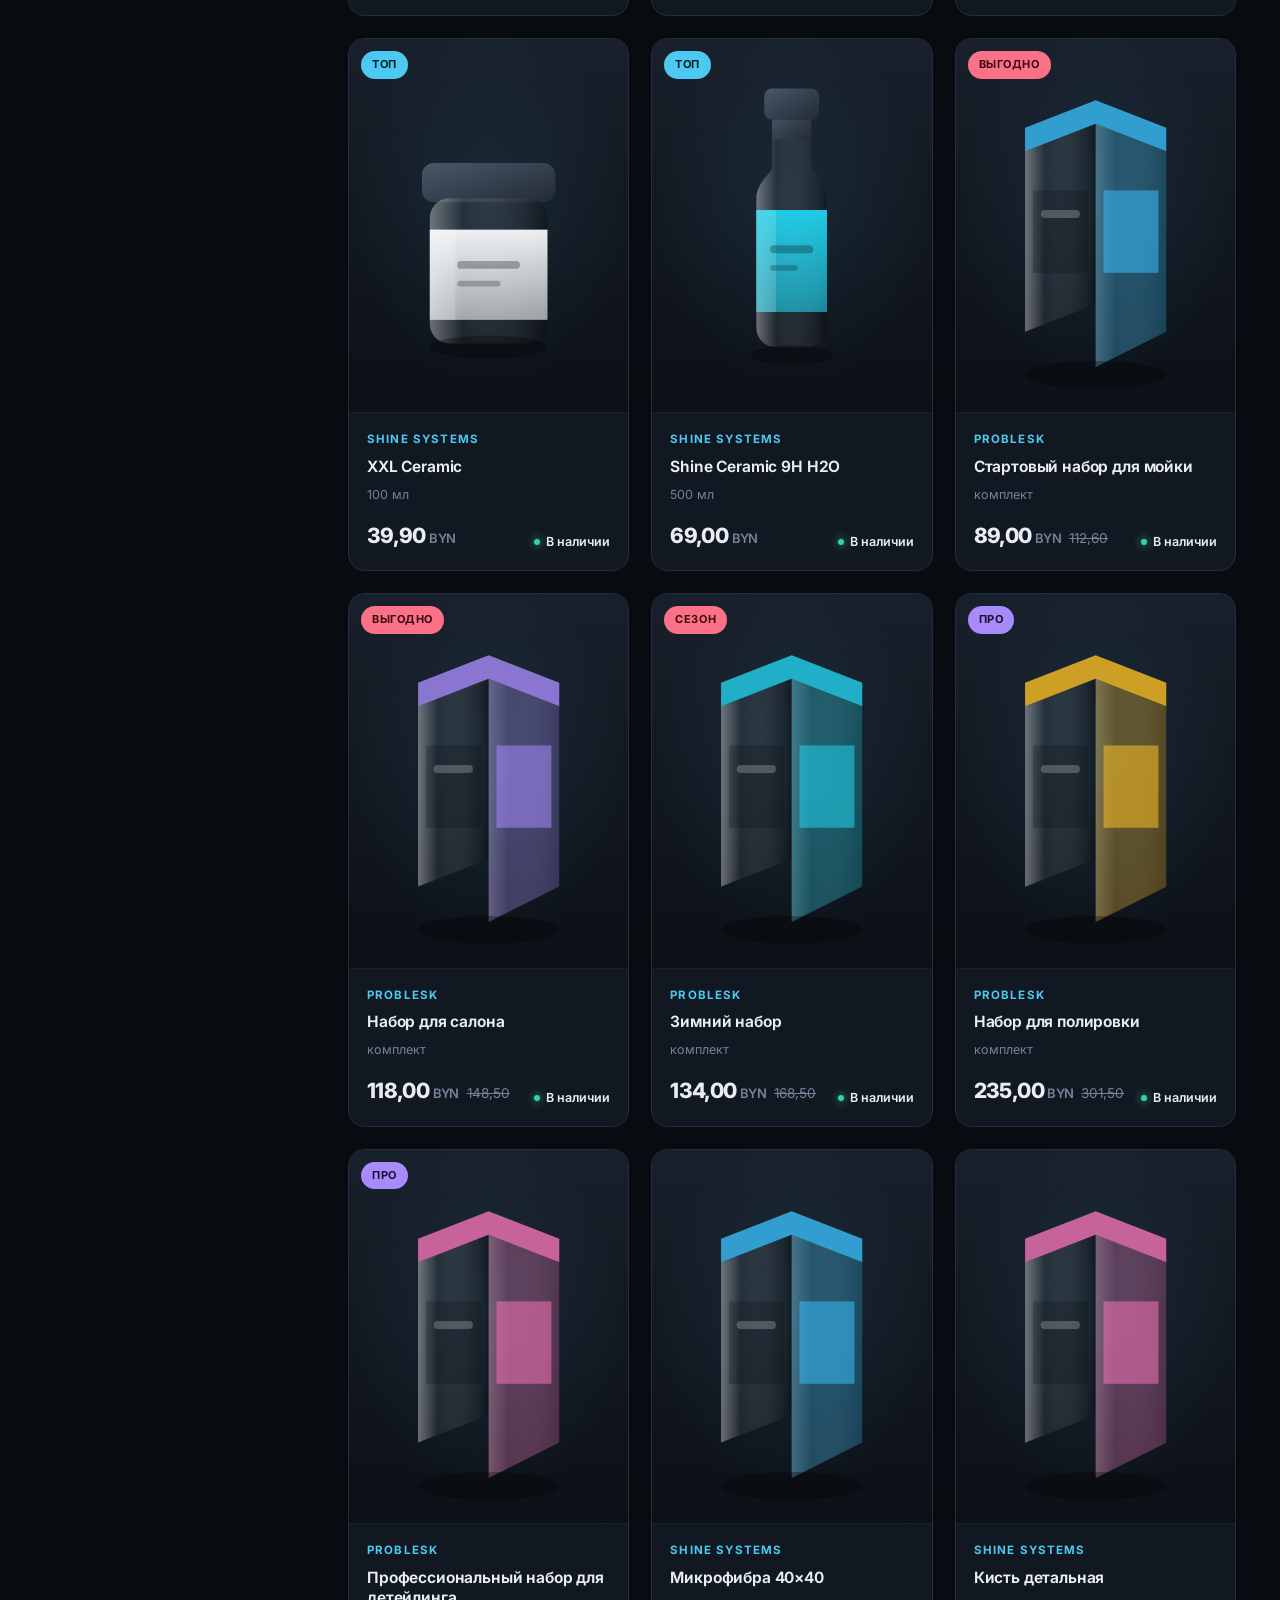
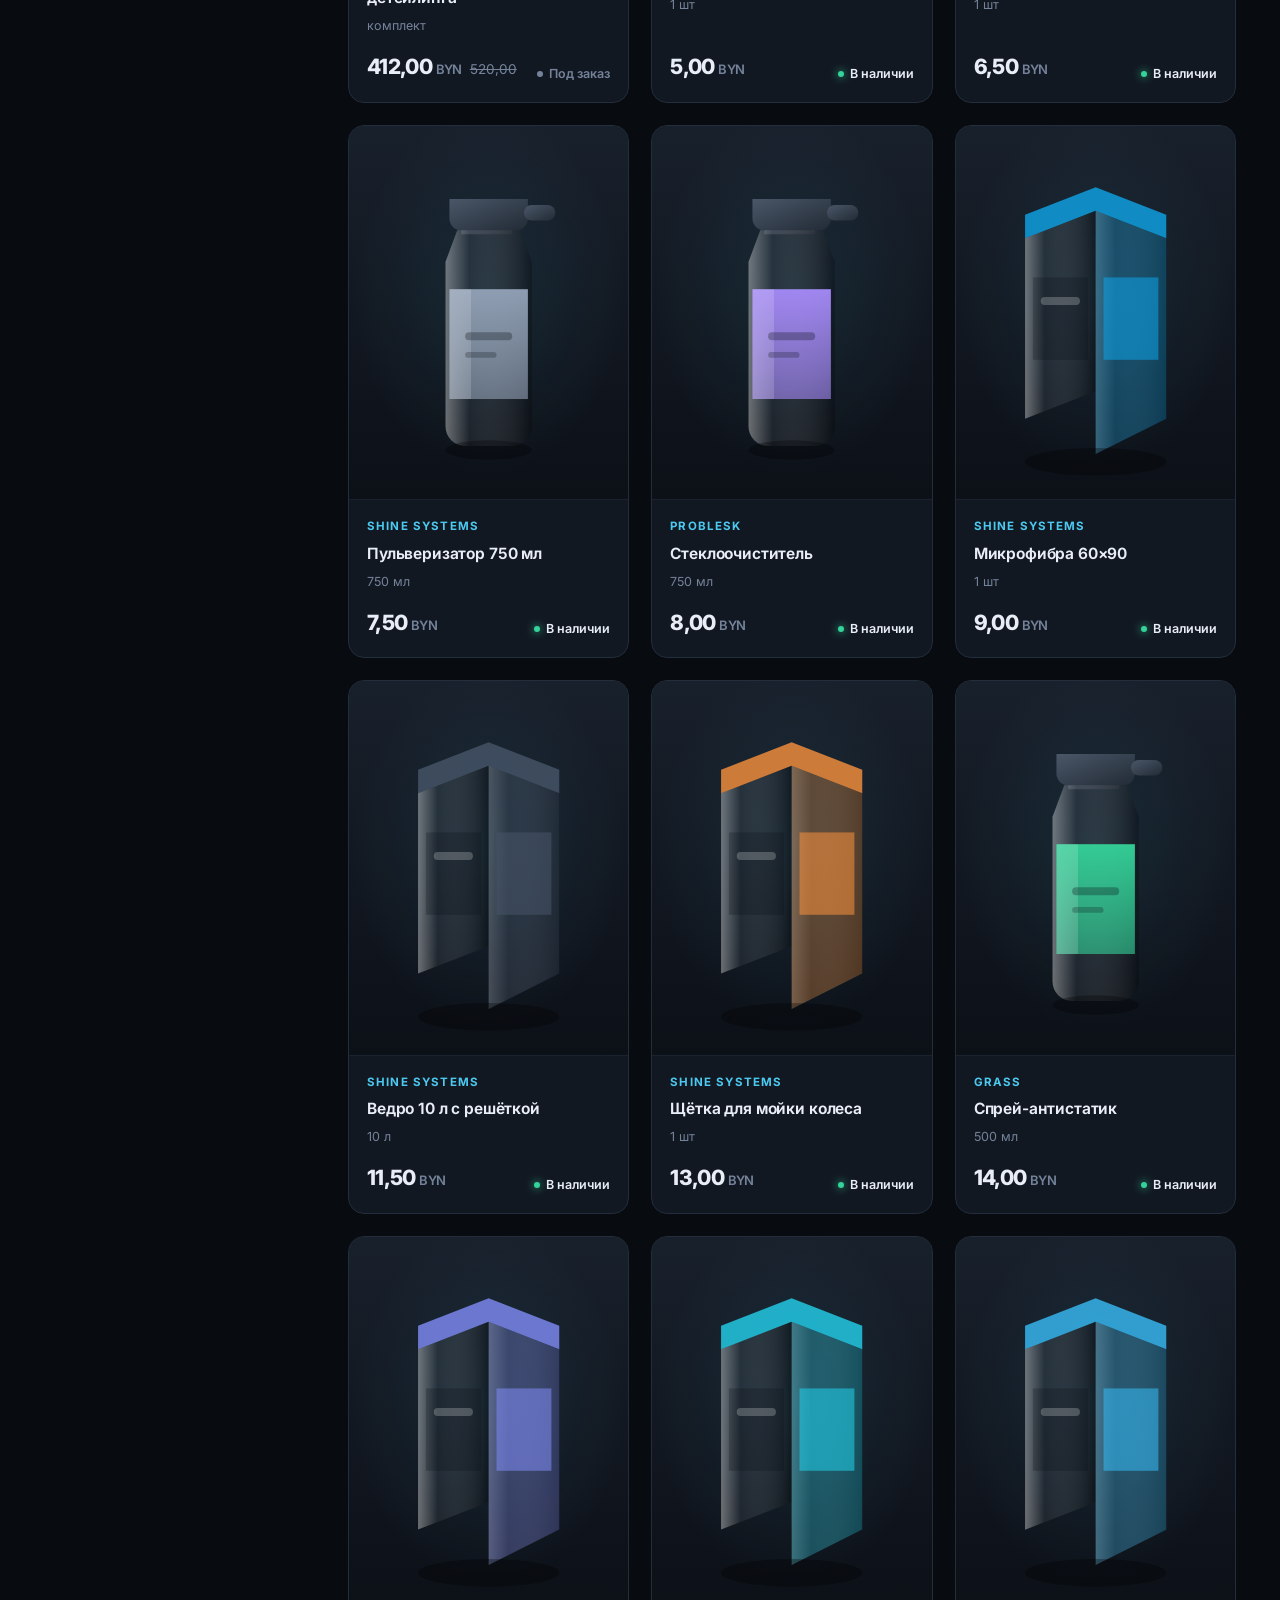
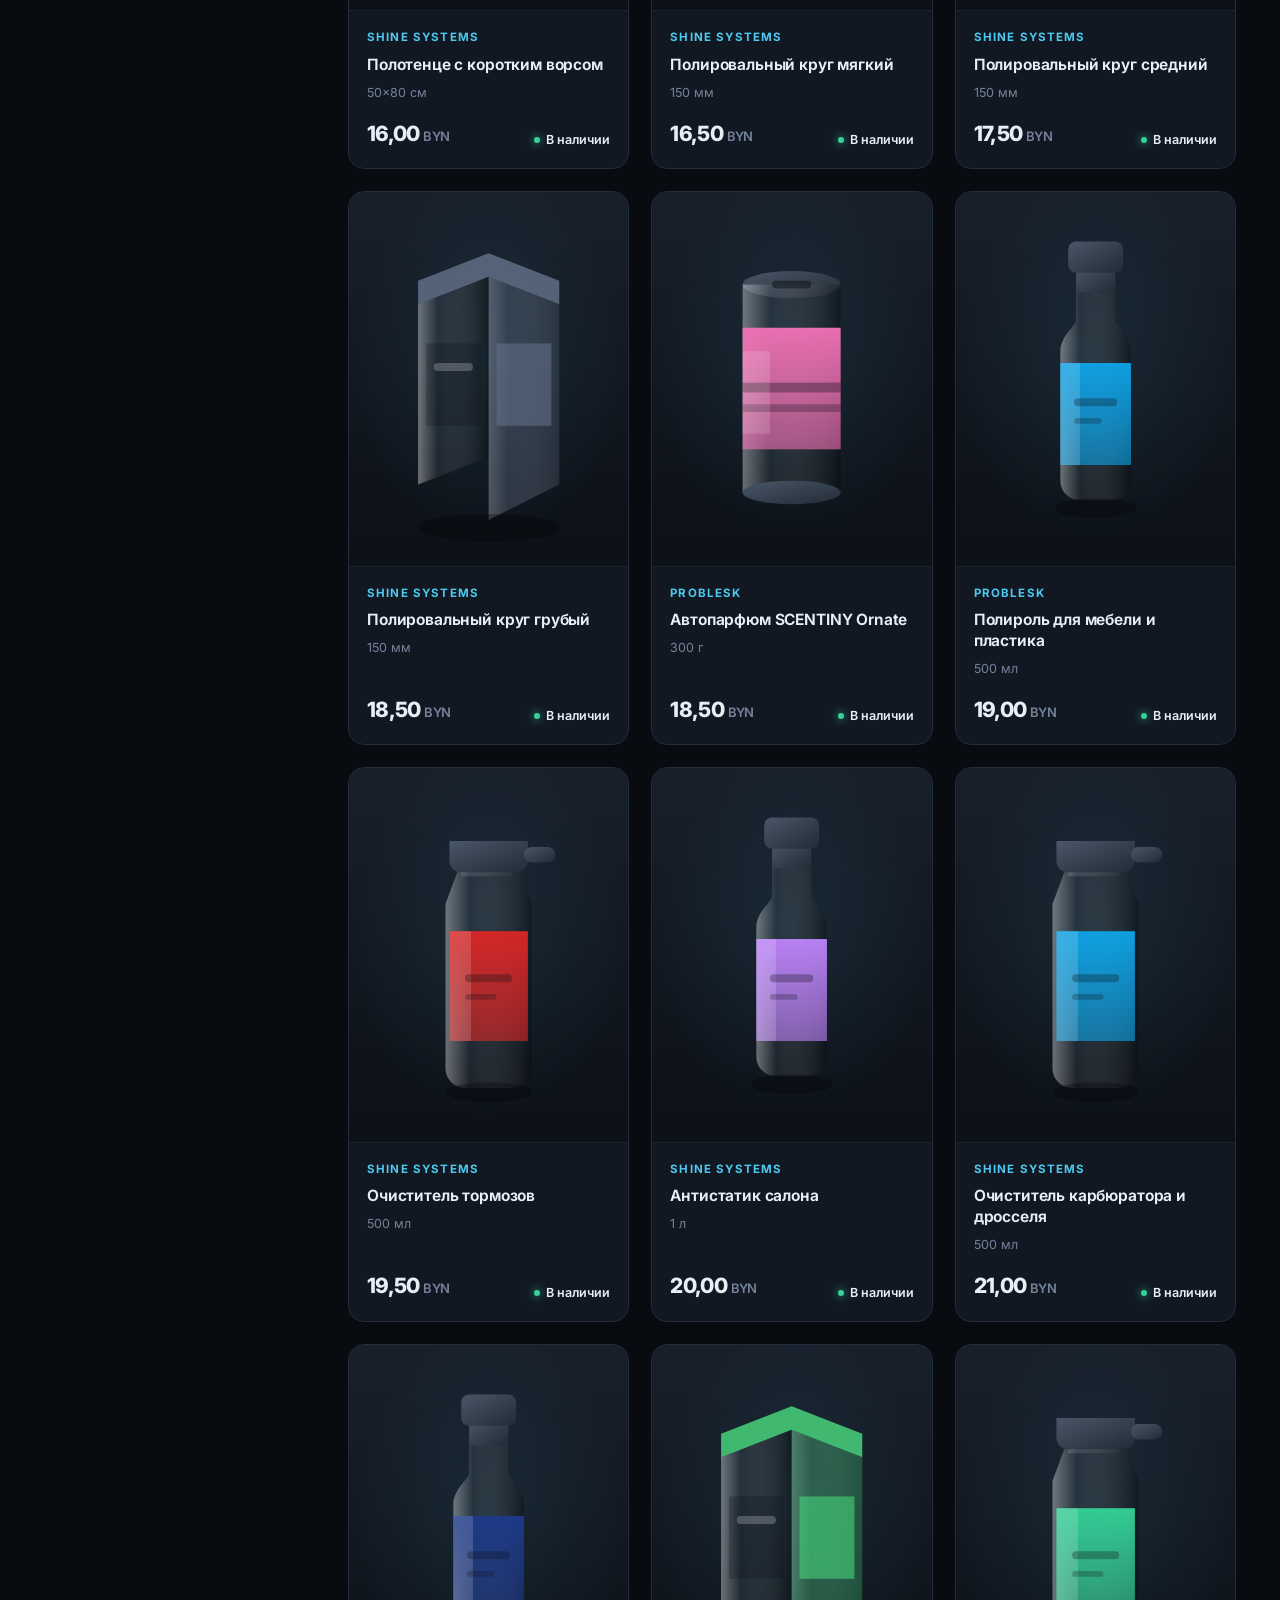
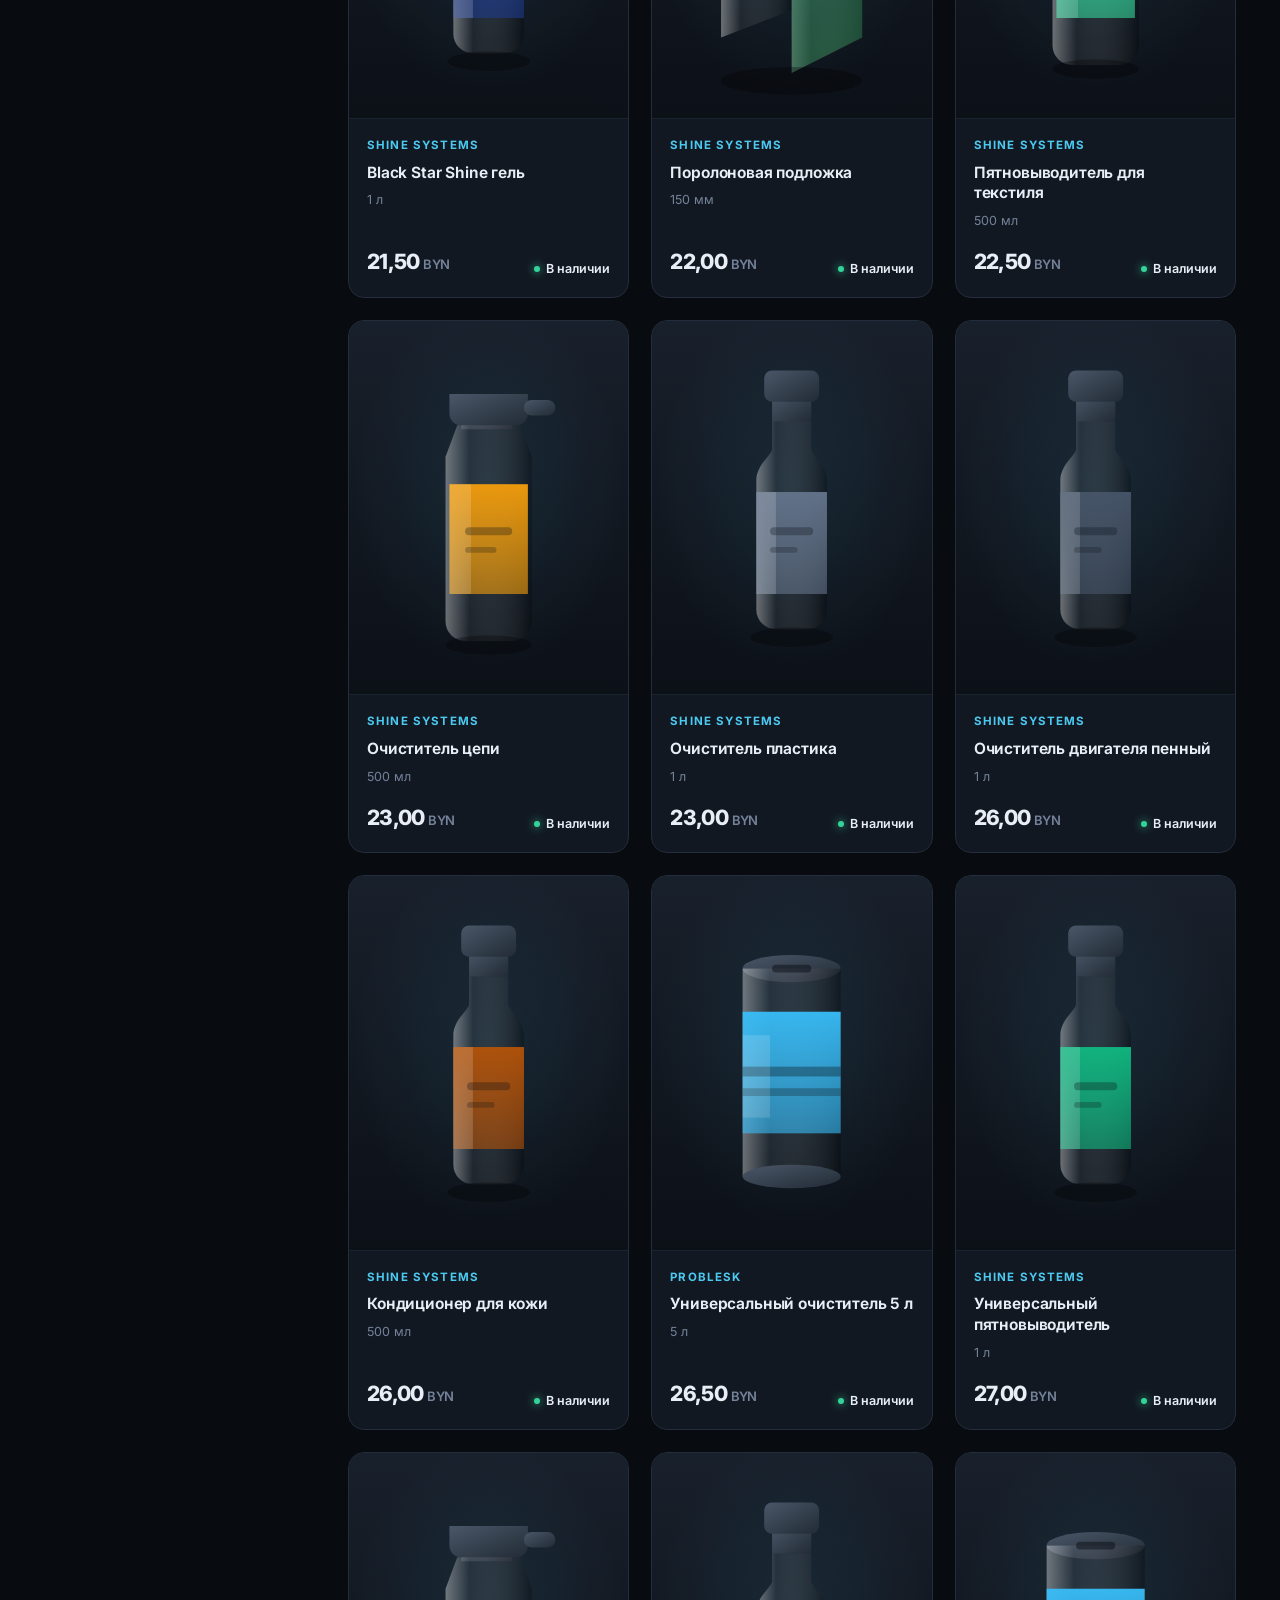
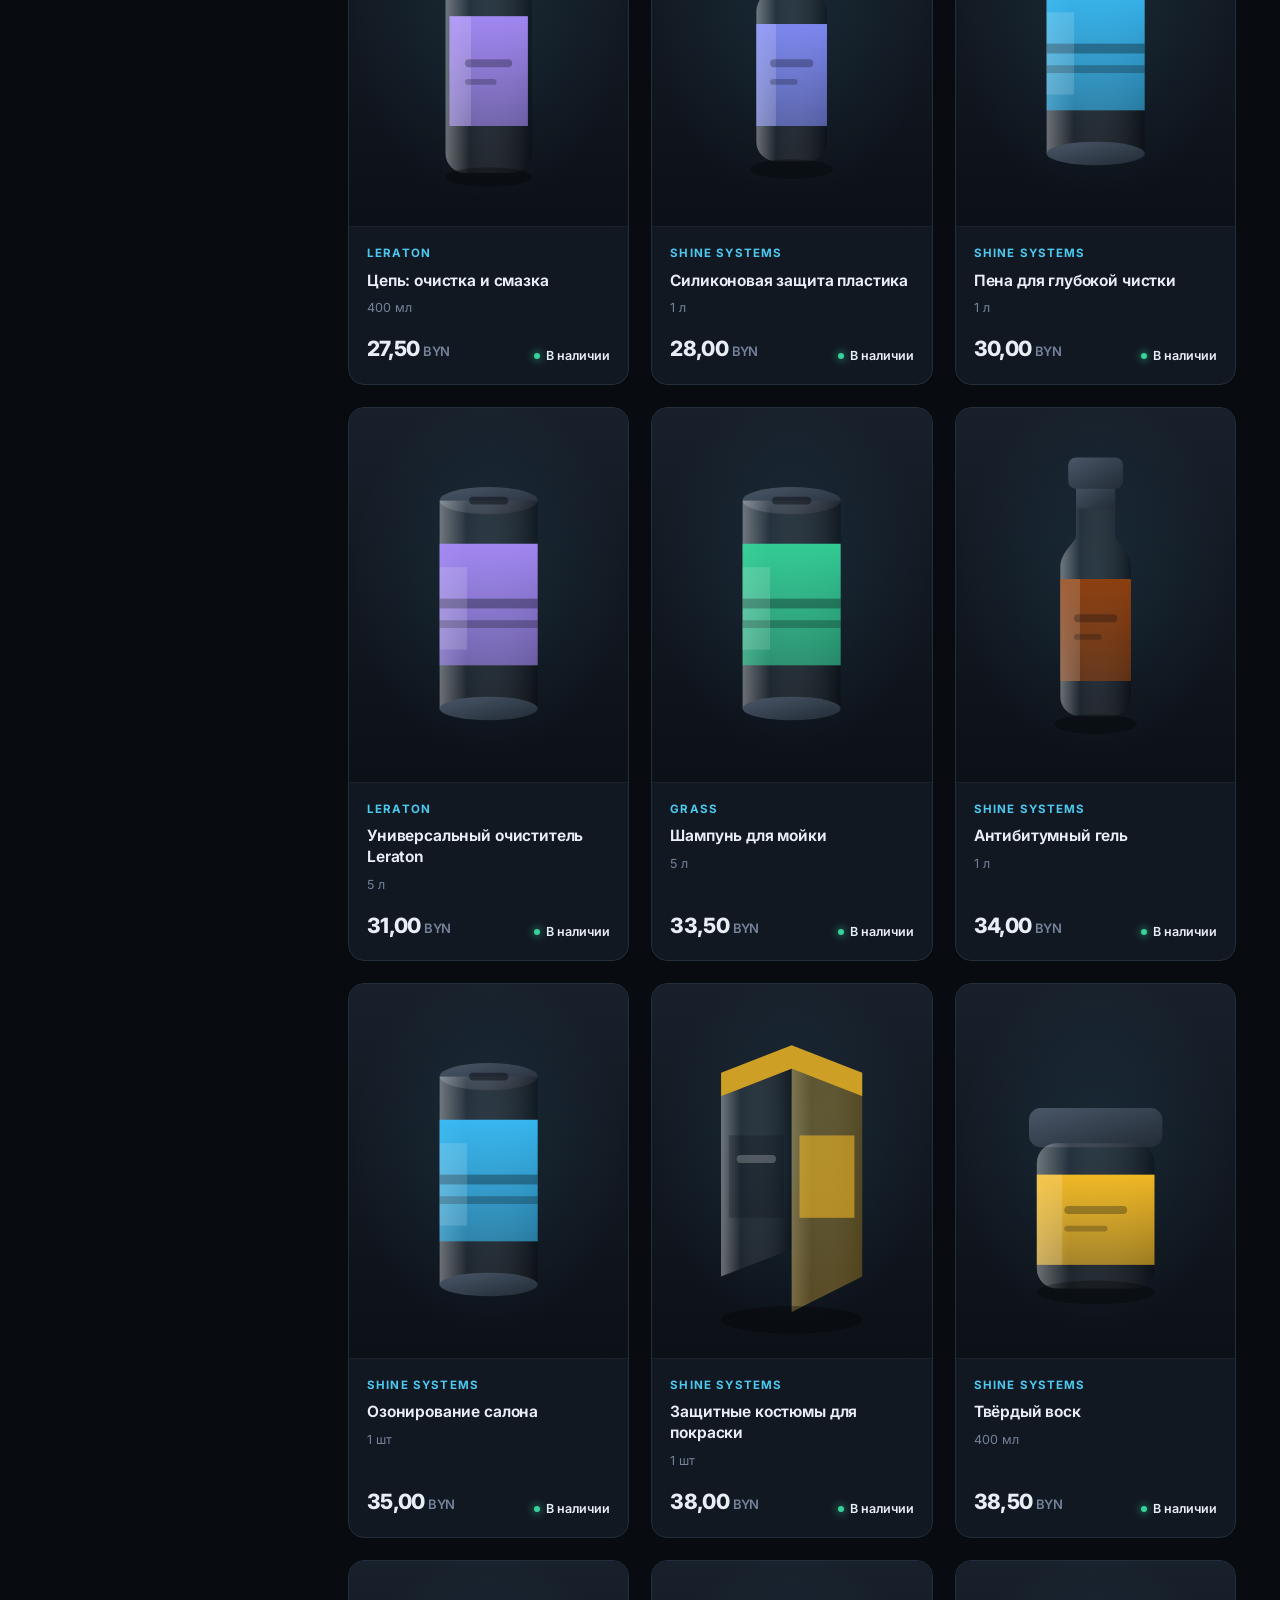
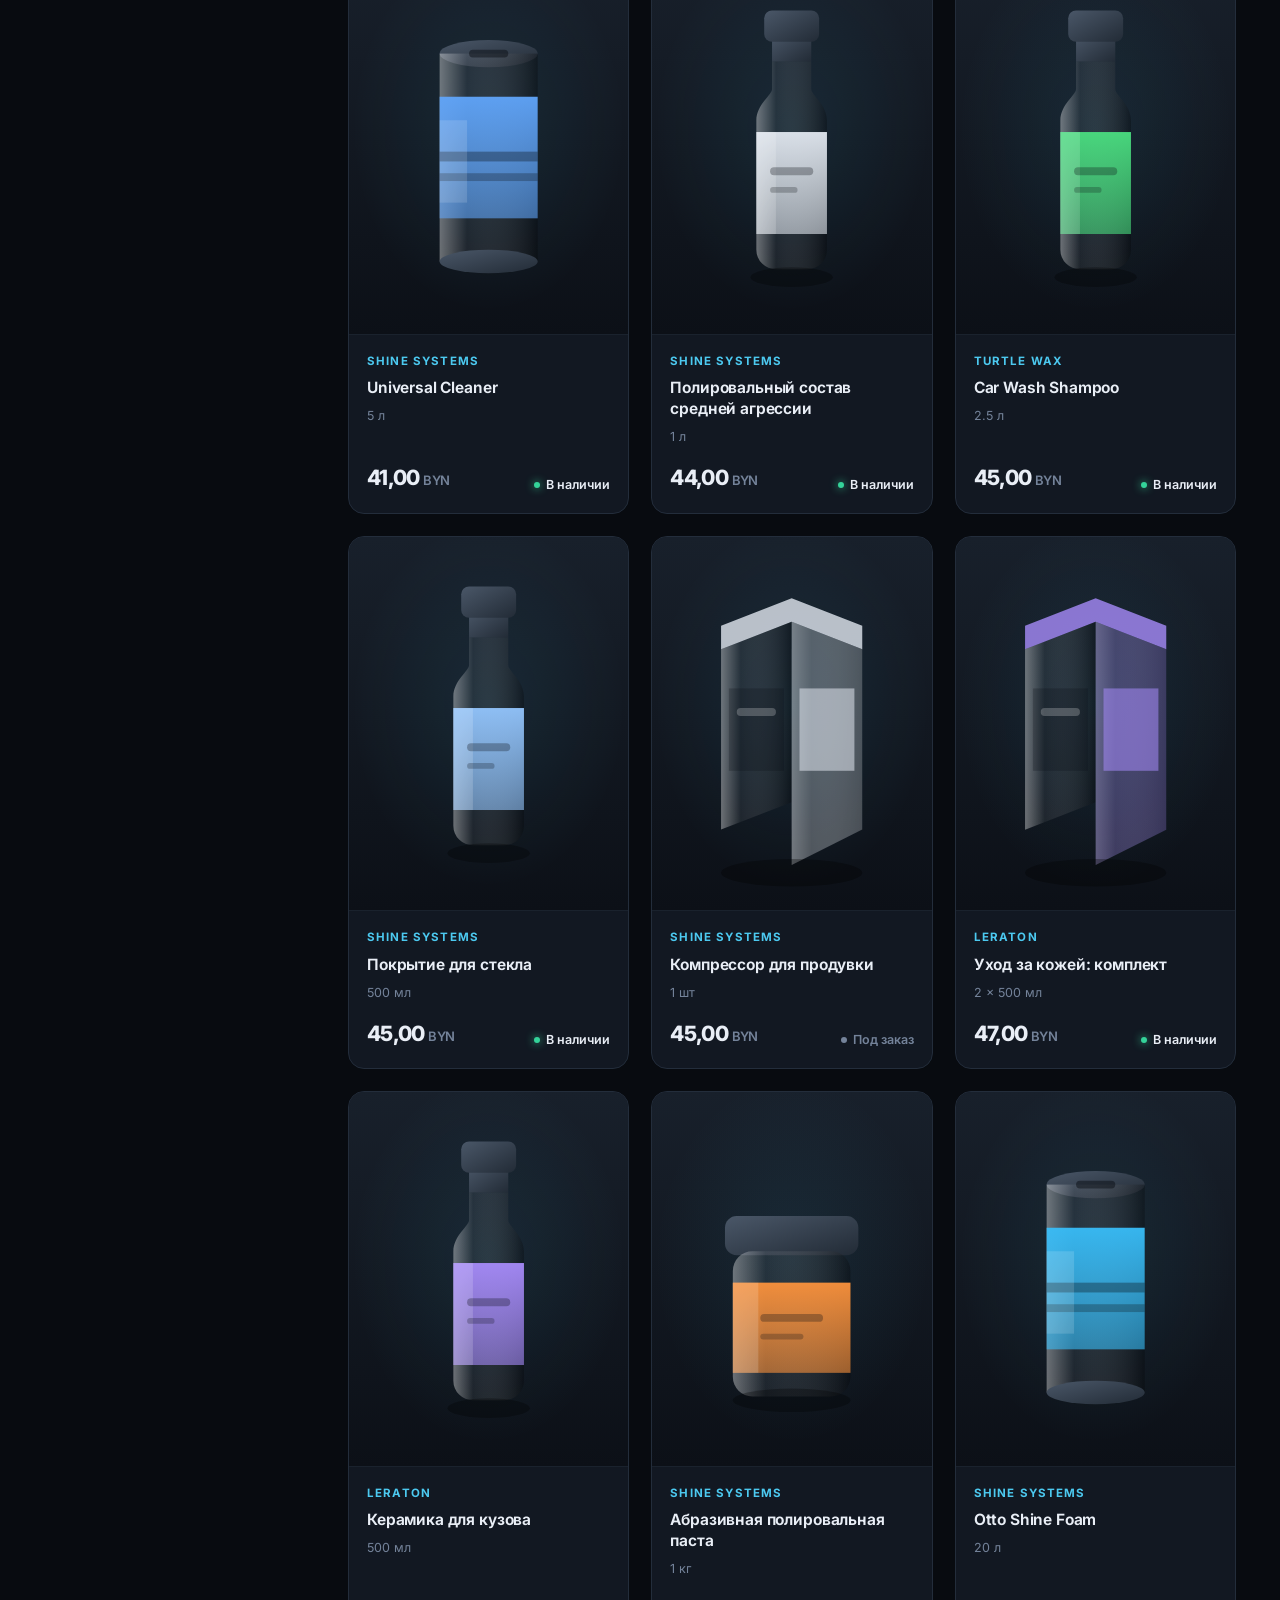
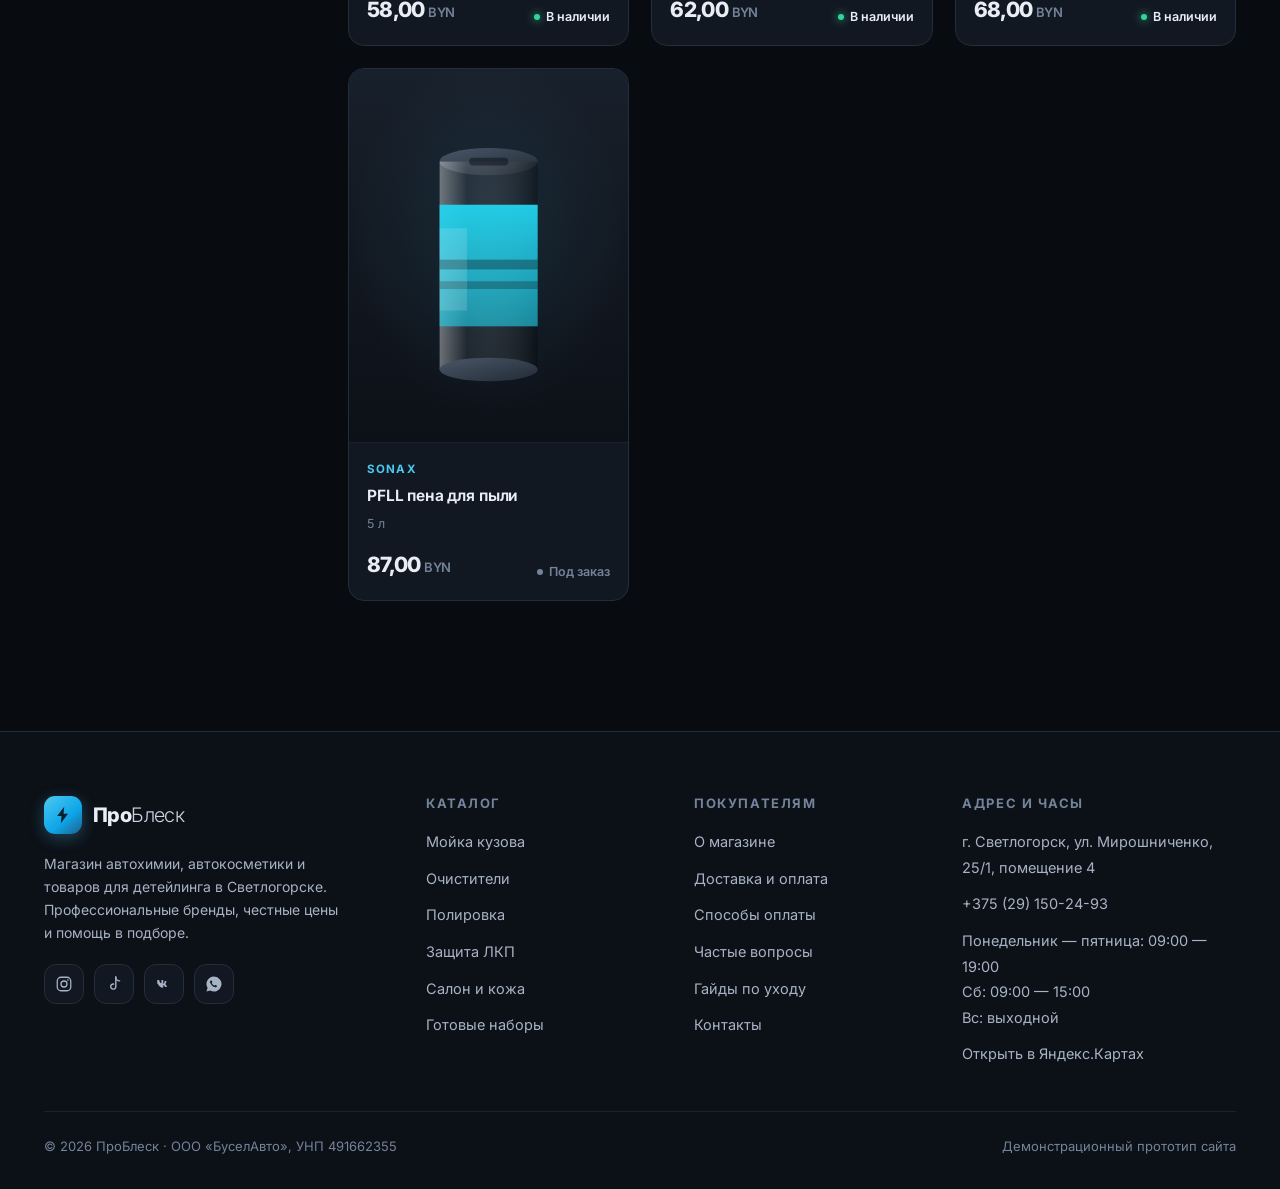
<file: catalog.html>
<!DOCTYPE html>
<html lang="ru">
<head>
<meta charset="UTF-8">
<meta name="viewport" content="width=device-width, initial-scale=1">
<title>Каталог автохимии и товаров для детейлинга — ПроБлеск Светлогорск</title>
<meta name="description" content="Каталог магазина ПроБлеск: автохимия, очистители, полировка, защита ЛКП, уход за салоном, расходники и готовые наборы. 40+ позиций в наличии.">
<link rel="icon" href="assets/img/favicon.svg" type="image/svg+xml">
<link rel="preconnect" href="https://fonts.googleapis.com">
<link rel="preconnect" href="https://fonts.gstatic.com" crossorigin>
<link href="https://fonts.googleapis.com/css2?family=Inter:wght@300;400;500;600;700;800&display=swap" rel="stylesheet">
<link rel="stylesheet" href="assets/css/style.css">
</head>
<body data-catalog>

<header class="header" data-header></header>
<div class="mobile-menu" data-mobile-menu></div>

<main>
<section class="page-head">
  <div class="container">
    <div class="crumbs">
      <a href="index.html">Главная</a> /
      <span>Каталог</span>
    </div>
    <h1>Каталог</h1>
    <p>Автохимия, косметика и расходники для детейлинга. Ассортимент обновляется
      примерно каждые три недели — если чего-то не нашли, напишите, привезём под заказ.</p>
  </div>
</section>

<section class="catalog">
  <div class="container">
    <div class="catalog__layout">

      <!-- боковые фильтры -->
      <aside class="filters" data-filters></aside>

      <!-- товары -->
      <div>
        <div class="catalog__bar">
          <button class="btn btn-ghost btn-sm filters__mobile" data-filters-open>
            <span data-icon="sliders" data-size="16"></span>Фильтры
          </button>
          <div class="catalog__count" data-count></div>
          <div class="catalog__tools">
            <select class="select" data-sort aria-label="Сортировка">
              <option value="popular">Сначала популярные</option>
              <option value="stock">Сначала в наличии</option>
              <option value="price-asc">Сначала дешевле</option>
              <option value="price-desc">Сначала дороже</option>
              <option value="name">По названию</option>
            </select>
            <button class="btn btn-ghost btn-sm filters__mobile" data-filters-close>
              <span data-icon="close" data-size="16"></span>Скрыть
            </button>
          </div>
        </div>

        <div class="active-chips" data-chips></div>

        <h2 class="sr-only">Список товаров</h2>
        <div class="grid grid--3" data-products></div>
      </div>

    </div>
  </div>
</section>
</main>

<footer class="footer" data-footer></footer>

<script src="assets/js/data.js"></script>
<script src="assets/js/ui.js"></script>
<script src="assets/js/main.js"></script>
<script src="assets/js/catalog.js"></script>
</body>
</html>
</file>
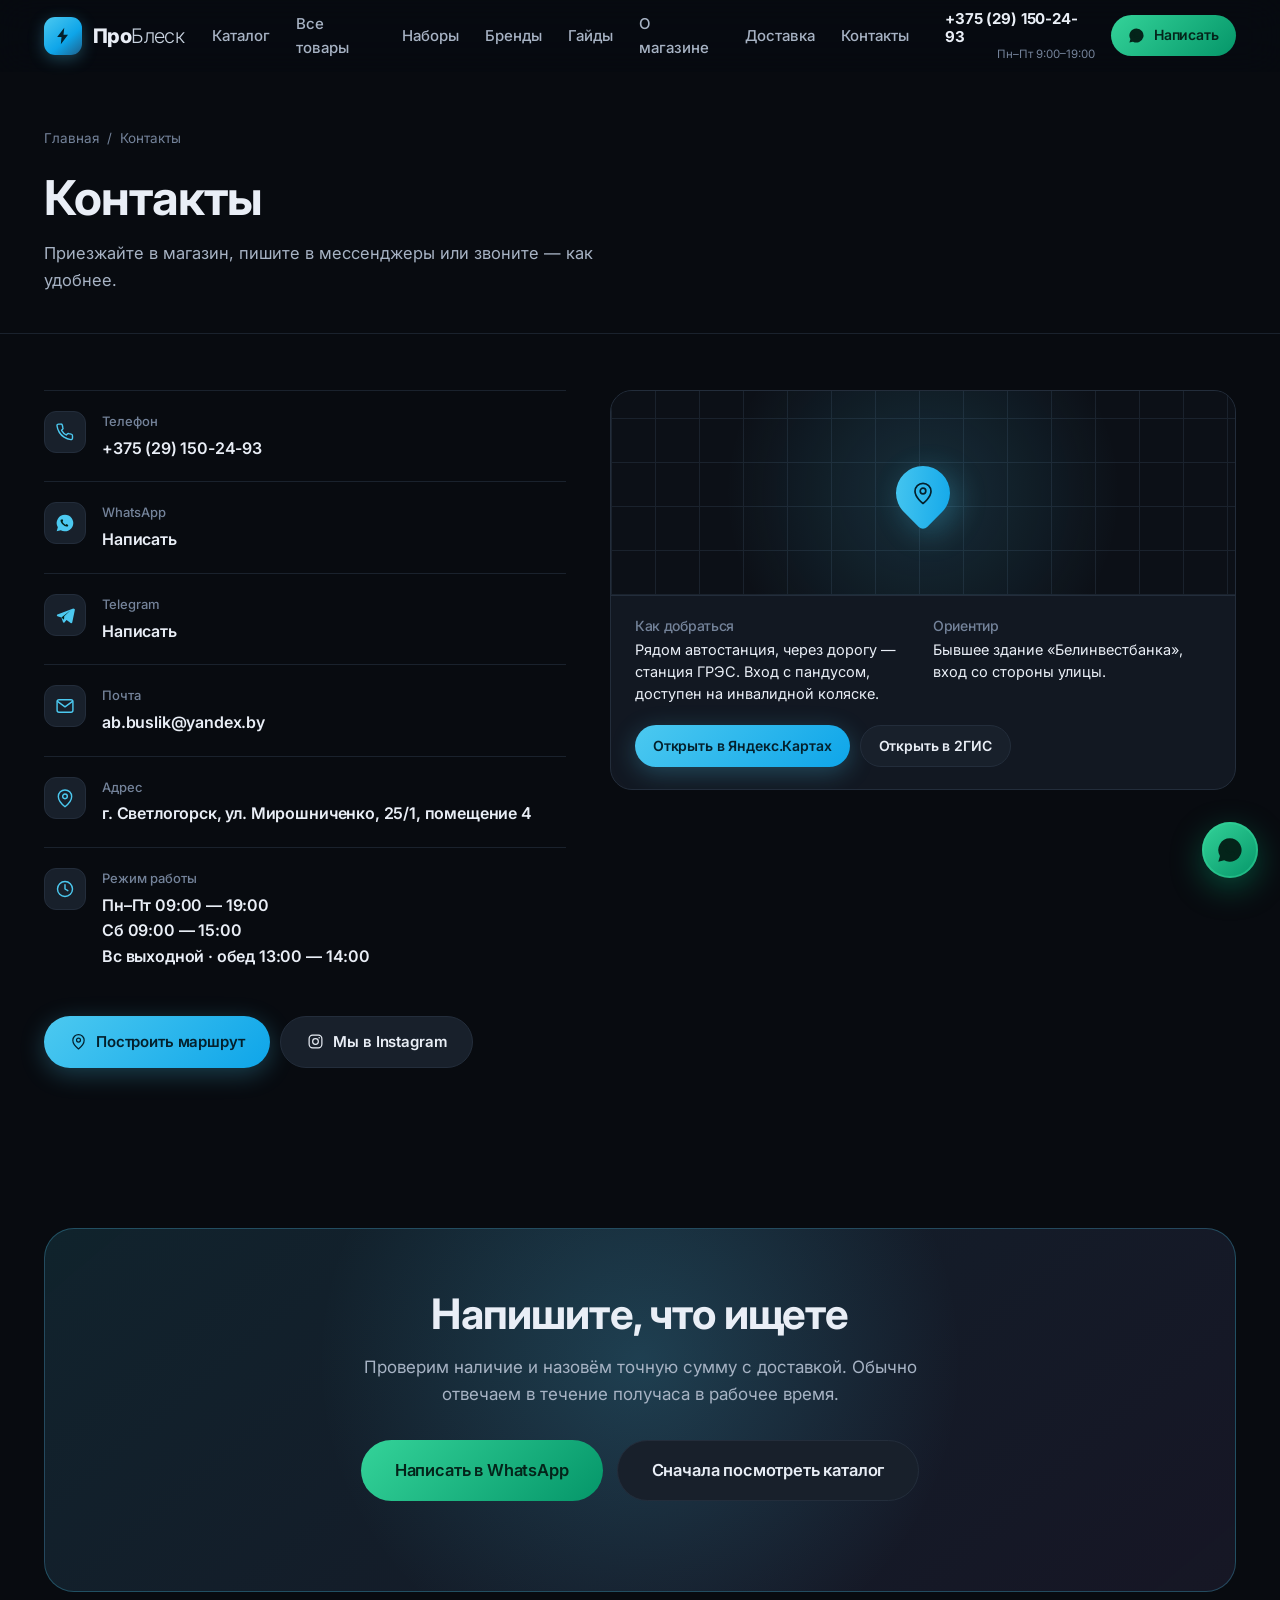
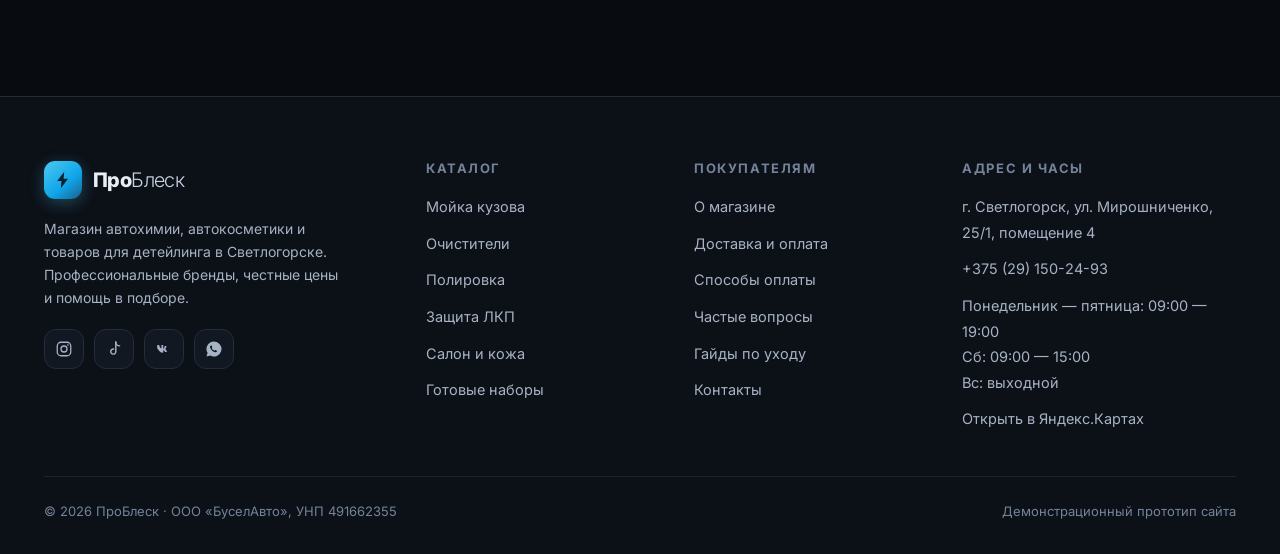
<file: contacts.html>
<!DOCTYPE html>
<html lang="ru">
<head>
<meta charset="UTF-8">
<meta name="viewport" content="width=device-width, initial-scale=1">
<title>Контакты — ПроБлеск, магазин автохимии в Светлогорске</title>
<meta name="description" content="Контакты магазина ПроБлеск: г. Светлогорск, ул. Мирошниченко, 25/1, помещение 4. Телефон +375 (29) 150-24-93, мессенджеры, режим работы.">
<link rel="icon" href="assets/img/favicon.svg" type="image/svg+xml">
<link rel="preconnect" href="https://fonts.googleapis.com">
<link rel="preconnect" href="https://fonts.gstatic.com" crossorigin>
<link href="https://fonts.googleapis.com/css2?family=Inter:wght@300;400;500;600;700;800&display=swap" rel="stylesheet">
<link rel="stylesheet" href="assets/css/style.css">
</head>
<body>

<header class="header" data-header></header>
<div class="mobile-menu" data-mobile-menu></div>

<main>
<section class="page-head">
  <div class="container">
    <div class="crumbs"><a href="index.html">Главная</a> / <span>Контакты</span></div>
    <h1>Контакты</h1>
    <p>Приезжайте в магазин, пишите в мессенджеры или звоните — как удобнее.</p>
  </div>
</section>

<section class="section" style="padding-top:56px">
  <h2 class="sr-only">Как с нами связаться</h2>
  <div class="container contacts-grid">

    <div class="reveal">
      <div class="contact-row">
        <div class="contact-row__icon" data-icon="phone"></div>
        <div><b>Телефон</b><a href="tel:+375291502493">+375 (29) 150-24-93</a></div>
      </div>

      <div class="contact-row">
        <div class="contact-row__icon" data-icon="whatsapp"></div>
        <div><b>WhatsApp</b><a href="https://wa.me/37529150293" target="_blank" rel="noopener">Написать</a></div>
      </div>

      <div class="contact-row">
        <div class="contact-row__icon" data-icon="telegram"></div>
        <div><b>Telegram</b><a href="https://t.me/37529150293" target="_blank" rel="noopener">Написать</a></div>
      </div>

      <div class="contact-row">
        <div class="contact-row__icon" data-icon="mail"></div>
        <div><b>Почта</b><a href="mailto:ab.buslik@yandex.by">ab.buslik@yandex.by</a></div>
      </div>

      <div class="contact-row">
        <div class="contact-row__icon" data-icon="pin"></div>
        <div>
          <b>Адрес</b>
          <p>г. Светлогорск, ул. Мирошниченко, 25/1, помещение 4</p>
        </div>
      </div>

      <div class="contact-row" style="border-bottom:none">
        <div class="contact-row__icon" data-icon="clock"></div>
        <div>
          <b>Режим работы</b>
          <p>Пн–Пт 09:00 — 19:00<br>Сб 09:00 — 15:00<br>Вс выходной · обед 13:00 — 14:00</p>
        </div>
      </div>

      <div style="display:flex;gap:10px;flex-wrap:wrap;margin-top:26px">
        <a class="btn btn-primary" href="https://yandex.by/maps/org/problesk/236214146885/" target="_blank" rel="noopener">
          <span data-icon="pin" data-size="17"></span>Построить маршрут</a>
        <a class="btn btn-ghost" href="https://www.instagram.com/problesk.svetlogorsk/" target="_blank" rel="noopener">
          <span data-icon="instagram" data-size="17"></span>Мы в Instagram</a>
      </div>
    </div>

    <div class="map-card reveal">
      <div class="map-card__canvas">
        <div class="map-pin">
          <div class="map-pin__core" data-icon="pin"></div>
        </div>
      </div>
      <div class="map-card__info">
        <div>
          <h3>Как добраться</h3>
          <p>Рядом автостанция, через дорогу — станция ГРЭС.
             Вход с пандусом, доступен на инвалидной коляске.</p>
        </div>
        <div>
          <h3>Ориентир</h3>
          <p>Бывшее здание «Белинвестбанка», вход со стороны улицы.</p>
        </div>
        <div class="map-card__actions">
          <a class="btn btn-primary btn-sm" href="https://yandex.by/maps/org/problesk/236214146885/" target="_blank" rel="noopener">Открыть в Яндекс.Картах</a>
          <a class="btn btn-ghost btn-sm" href="https://2gis.by/svetlogorsk" target="_blank" rel="noopener">Открыть в 2ГИС</a>
        </div>
      </div>
    </div>

  </div>
</section>

<section class="section section--tight">
  <div class="container">
    <div class="cta reveal">
      <h2>Напишите, что ищете</h2>
      <p>Проверим наличие и назовём точную сумму с доставкой. Обычно отвечаем в
        течение получаса в рабочее время.</p>
      <div class="cta__btns">
        <a class="btn btn-wa btn-lg" href="https://wa.me/37529150293?text=%D0%97%D0%B4%D1%80%D0%B0%D0%B2%D1%81%D1%82%D0%B2%D1%83%D0%B9%D1%82%D0%B5!%20%D0%9F%D0%BE%D0%B4%D1%81%D0%BA%D0%B0%D0%B6%D0%B8%D1%82%D0%B5%2C%20%D0%BF%D0%BE%D0%BE%D0%B1%D1%80%D0%B0%D0%BC%20%D1%81%D1%82%D1%80%D0%B0%D0%BD%D0%B8%D1%86%D1%83%2C%20%D0%B5%D1%81%D1%82%D1%8C%20%D0%BB%D0%B8%20%D1%83%20%D0%B2%D0%B0%D1%81%20%D0%B2%20%D0%BD%D0%B0%D0%BB%D0%B8%D1%87%D0%B8%D0%B8." target="_blank" rel="noopener">Написать в WhatsApp</a>
        <a class="btn btn-ghost btn-lg" href="catalog.html">Сначала посмотреть каталог</a>
      </div>
    </div>
  </div>
</section>
</main>

<footer class="footer" data-footer></footer>

<script src="assets/js/data.js"></script>
<script src="assets/js/ui.js"></script>
<script src="assets/js/main.js"></script>
</body>
</html>
</file>
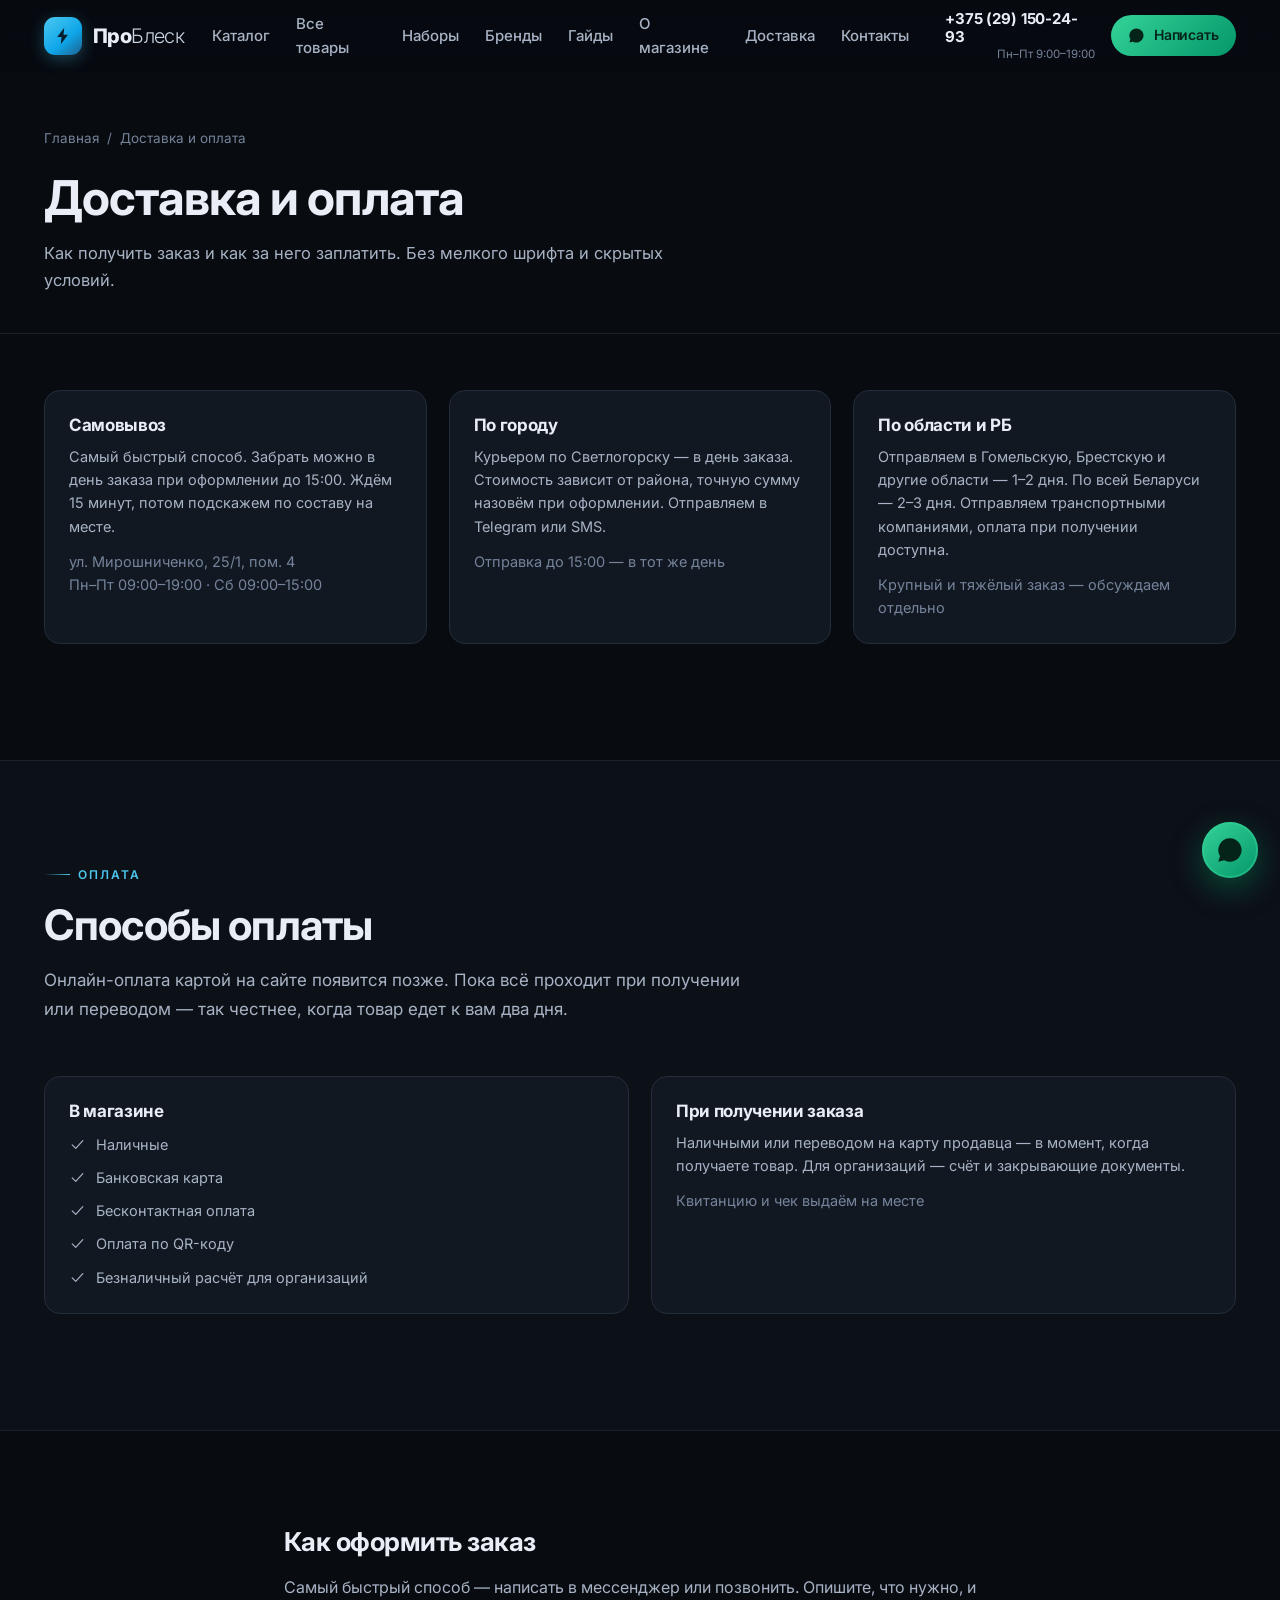
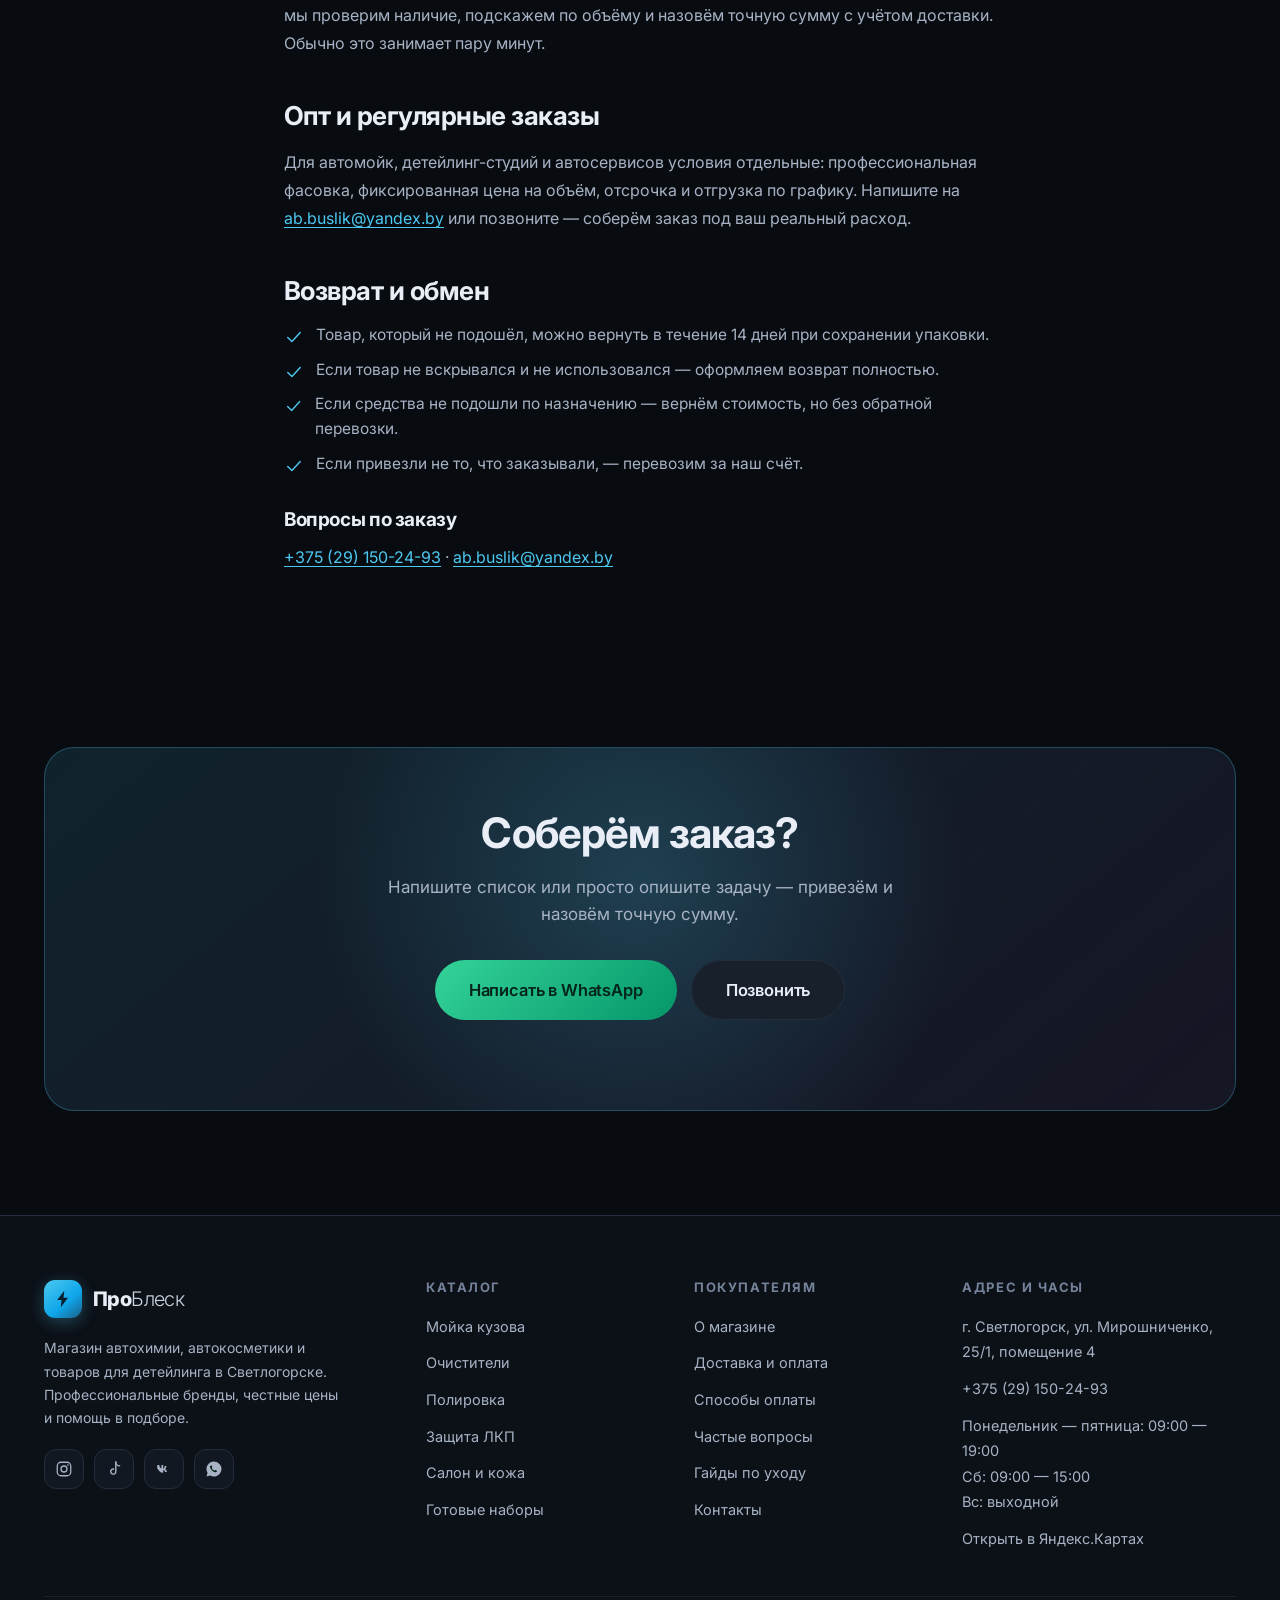
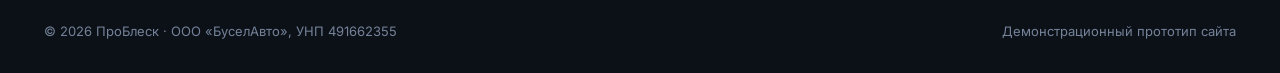
<file: delivery.html>
<!DOCTYPE html>
<html lang="ru">
<head>
<meta charset="UTF-8">
<meta name="viewport" content="width=device-width, initial-scale=1">
<title>Доставка и оплата — ПроБлеск Светлогорск</title>
<meta name="description" content="Доставка автохимии по Светлогорску, Гомельской и Брестской областям и по Беларуси. Самовывоз, наличные, карта, безналичный расчёт, QR.">
<link rel="icon" href="assets/img/favicon.svg" type="image/svg+xml">
<link rel="preconnect" href="https://fonts.googleapis.com">
<link rel="preconnect" href="https://fonts.gstatic.com" crossorigin>
<link href="https://fonts.googleapis.com/css2?family=Inter:wght@300;400;500;600;700;800&display=swap" rel="stylesheet">
<link rel="stylesheet" href="assets/css/style.css">
</head>
<body>

<header class="header" data-header></header>
<div class="mobile-menu" data-mobile-menu></div>

<main>
<section class="page-head">
  <div class="container">
    <div class="crumbs"><a href="index.html">Главная</a> / <span>Доставка и оплата</span></div>
    <h1>Доставка и оплата</h1>
    <p>Как получить заказ и как за него заплатить. Без мелкого шрифта и скрытых условий.</p>
  </div>
</section>

<section class="section" style="padding-top:56px">
  <div class="container">
    <h2 class="sr-only">Способы получения заказа</h2>
    <div class="grid grid--3">
      <div class="info-card reveal">
        <h3>Самовывоз</h3>
        <p>Самый быстрый способ. Забрать можно в день заказа при оформлении до 15:00.
          Ждём 15 минут, потом подскажем по составу на месте.</p>
        <p style="margin-top:12px;color:var(--muted)">ул. Мирошниченко, 25/1, пом. 4<br>Пн–Пт 09:00–19:00 · Сб 09:00–15:00</p>
      </div>

      <div class="info-card reveal">
        <h3>По городу</h3>
        <p>Курьером по Светлогорску — в день заказа. Стоимость зависит от района,
          точную сумму назовём при оформлении. Отправляем в Telegram или SMS.</p>
        <p style="margin-top:12px;color:var(--muted)">Отправка до 15:00 — в тот же день</p>
      </div>

      <div class="info-card reveal">
        <h3>По области и РБ</h3>
        <p>Отправляем в Гомельскую, Брестскую и другие области — 1–2 дня.
          По всей Беларуси — 2–3 дня. Отправляем транспортными компаниями,
          оплата при получении доступна.</p>
        <p style="margin-top:12px;color:var(--muted)">Крупный и тяжёлый заказ — обсуждаем отдельно</p>
      </div>
    </div>
  </div>
</section>

<section class="section section--alt" id="oplata">
  <div class="container">
    <div class="section-head reveal">
      <div class="eyebrow">Оплата</div>
      <h2>Способы оплаты</h2>
      <p class="lead">Онлайн-оплата картой на сайте появится позже. Пока всё проходит
        при получении или переводом — так честнее, когда товар едет к вам два дня.</p>
    </div>

    <div class="grid grid--2">
      <div class="info-card reveal">
        <h3>В магазине</h3>
        <ul style="display:grid;gap:10px;margin-top:12px">
          <li style="display:flex;gap:10px;align-items:center;font-size:14.5px;color:var(--text-dim)"><span data-icon="check" data-size="17"></span>Наличные</li>
          <li style="display:flex;gap:10px;align-items:center;font-size:14.5px;color:var(--text-dim)"><span data-icon="check" data-size="17"></span>Банковская карта</li>
          <li style="display:flex;gap:10px;align-items:center;font-size:14.5px;color:var(--text-dim)"><span data-icon="check" data-size="17"></span>Бесконтактная оплата</li>
          <li style="display:flex;gap:10px;align-items:center;font-size:14.5px;color:var(--text-dim)"><span data-icon="check" data-size="17"></span>Оплата по QR-коду</li>
          <li style="display:flex;gap:10px;align-items:center;font-size:14.5px;color:var(--text-dim)"><span data-icon="check" data-size="17"></span>Безналичный расчёт для организаций</li>
        </ul>
      </div>

      <div class="info-card reveal">
        <h3>При получении заказа</h3>
        <p>Наличными или переводом на карту продавца — в момент, когда получаете товар.
          Для организаций — счёт и закрывающие документы.</p>
        <p style="margin-top:12px;color:var(--muted)">Квитанцию и чек выдаём на месте</p>
      </div>
    </div>
  </div>
</section>

<section class="section">
  <div class="container prose">
    <h2>Как оформить заказ</h2>
    <p>Самый быстрый способ — написать в мессенджер или позвонить. Опишите,
      что нужно, и мы проверим наличие, подскажем по объёму и назовём точную сумму
      с учётом доставки. Обычно это занимает пару минут.</p>

    <h2>Опт и регулярные заказы</h2>
    <p>Для автомойк, детейлинг-студий и автосервисов условия отдельные:
      профессиональная фасовка, фиксированная цена на объём, отсрочка и отгрузка
      по графику. Напишите на <a href="mailto:ab.buslik@yandex.by" style="color:var(--accent)">ab.buslik@yandex.by</a>
      или позвоните — соберём заказ под ваш реальный расход.</p>

    <h2>Возврат и обмен</h2>
    <ul>
      <li><span data-icon="check"></span><div>Товар, который не подошёл, можно вернуть в течение 14 дней при сохранении упаковки.</div></li>
      <li><span data-icon="check"></span><div>Если товар не вскрывался и не использовался — оформляем возврат полностью.</div></li>
      <li><span data-icon="check"></span><div>Если средства не подошли по назначению — вернём стоимость, но без обратной перевозки.</div></li>
      <li><span data-icon="check"></span><div>Если привезли не то, что заказывали, — перевозим за наш счёт.</div></li>
    </ul>

    <h3>Вопросы по заказу</h3>
    <p><a href="tel:+375291502493" style="color:var(--accent)">+375 (29) 150-24-93</a> ·
      <a href="mailto:ab.buslik@yandex.by" style="color:var(--accent)">ab.buslik@yandex.by</a></p>
  </div>
</section>

<section class="section section--tight">
  <div class="container">
    <div class="cta reveal">
      <h2>Соберём заказ?</h2>
      <p>Напишите список или просто опишите задачу — привезём и назовём точную сумму.</p>
      <div class="cta__btns">
        <a class="btn btn-wa btn-lg" href="https://wa.me/37529150293?text=%D0%97%D0%B4%D1%80%D0%B0%D0%B2%D1%81%D1%82%D0%B2%D1%83%D0%B9%D1%82%D0%B5!%20%D0%A5%D0%BE%D1%87%D1%83%20%D1%81%D0%BE%D0%B1%D1%80%D0%B0%D1%82%D1%8C%20%D0%B7%D0%B0%D0%BA%D0%B0%D0%B7%2C%20%D0%BD%D0%B0%D0%B7%D0%BD%D0%B8%D1%82%D0%B5%20%D1%81%D1%82%D0%BE%D0%B8%D0%BC%D0%BE%D1%81%D1%82%D1%8C%20%D0%B8%20%D1%86%D0%B5%D0%BD%D1%83." target="_blank" rel="noopener">Написать в WhatsApp</a>
        <a class="btn btn-ghost btn-lg" href="tel:+375291502493">Позвонить</a>
      </div>
    </div>
  </div>
</section>
</main>

<footer class="footer" data-footer></footer>

<script src="assets/js/data.js"></script>
<script src="assets/js/ui.js"></script>
<script src="assets/js/main.js"></script>
</body>
</html>
</file>
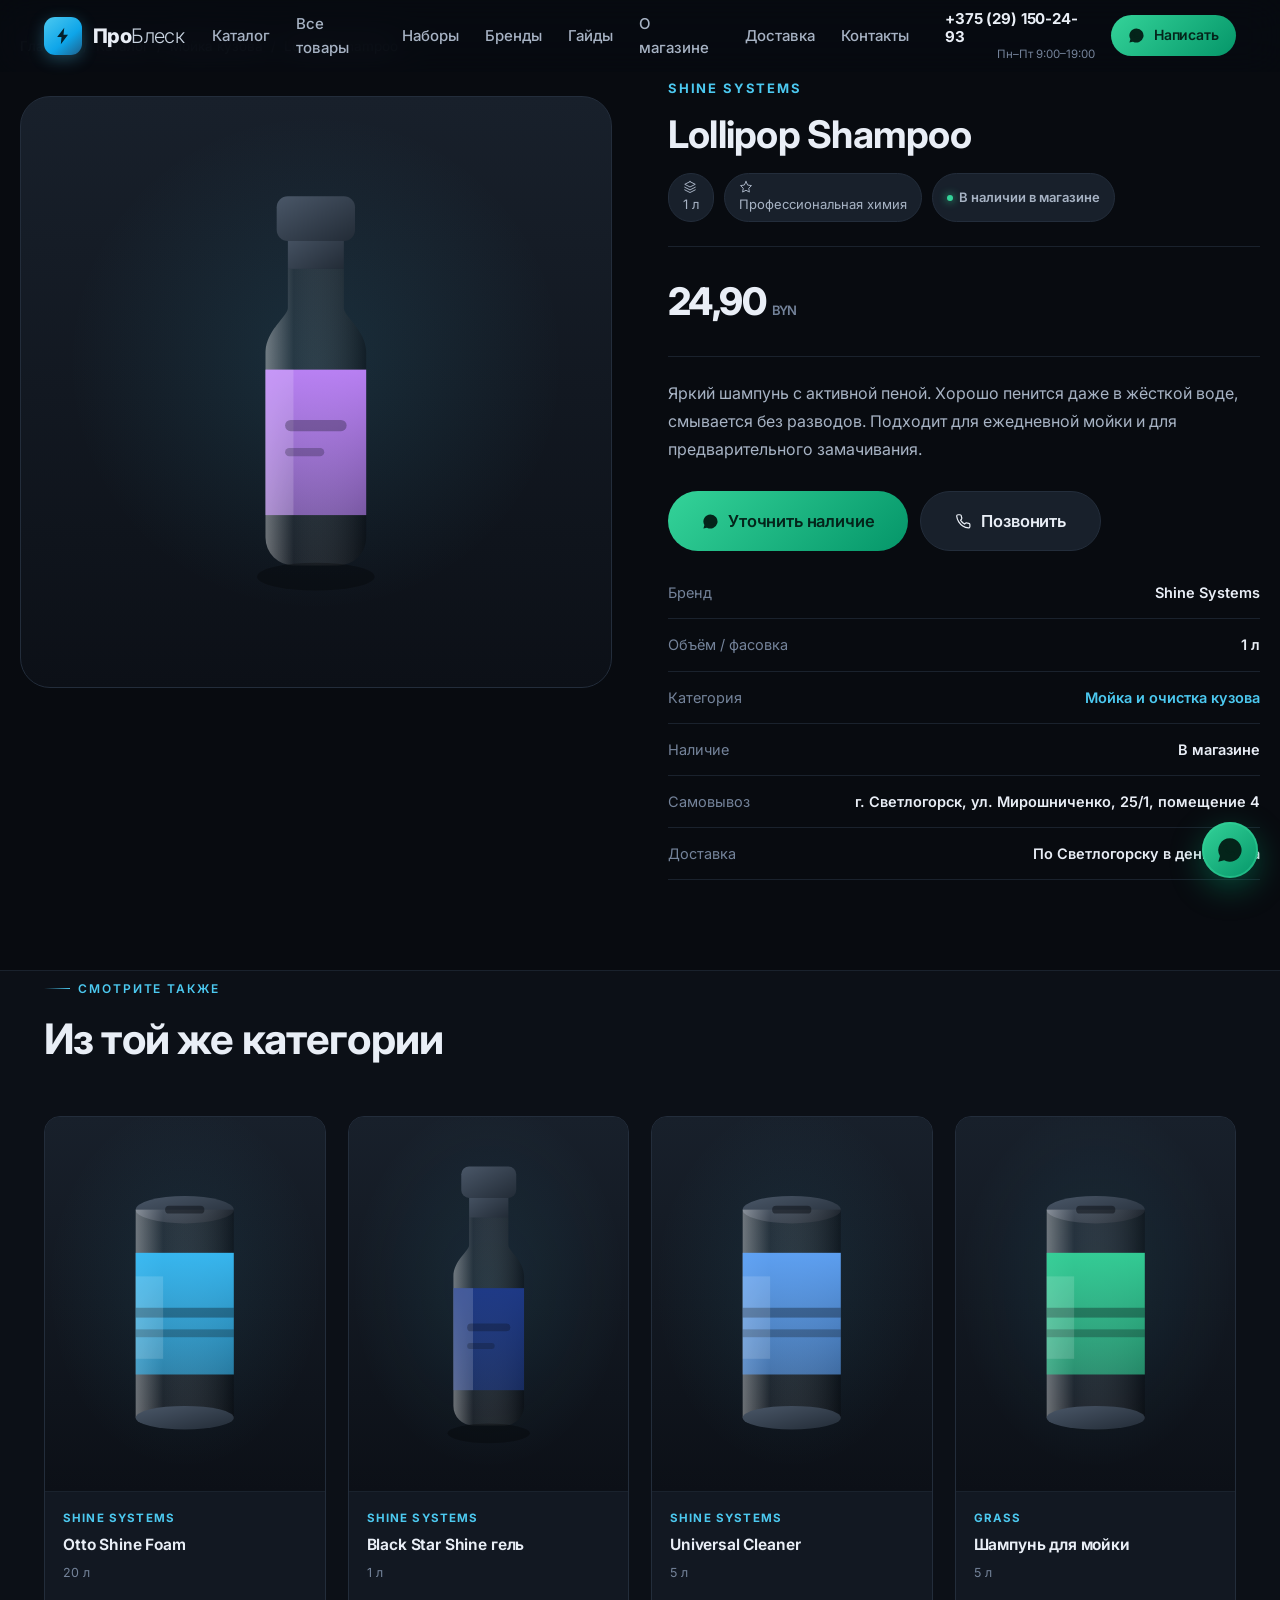
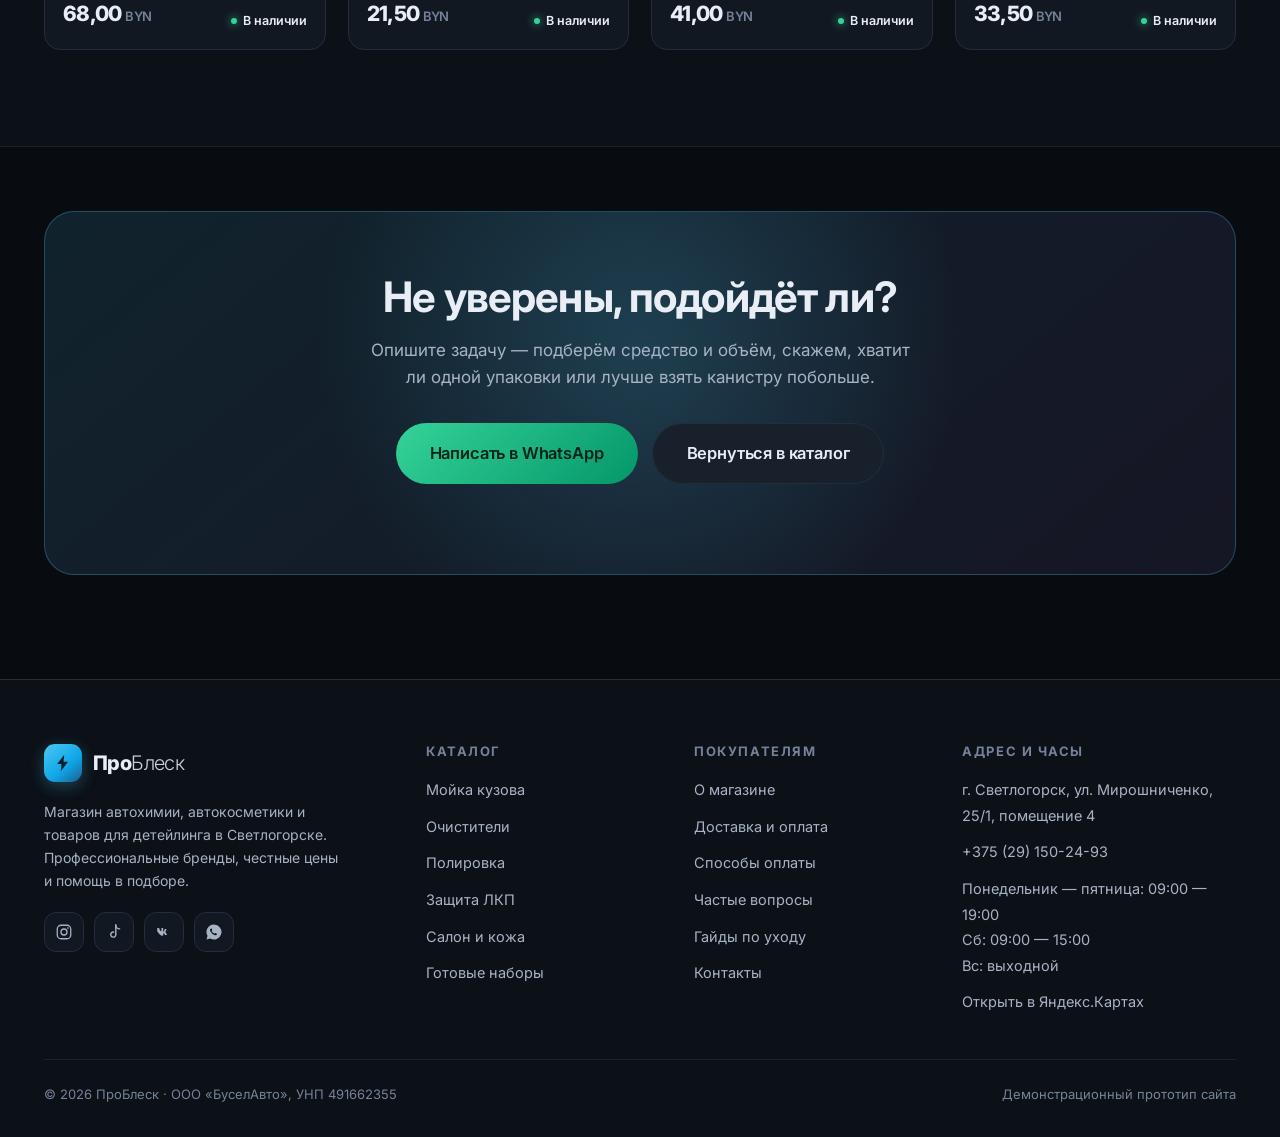
<file: product.html>
<!DOCTYPE html>
<html lang="ru">
<head>
<meta charset="UTF-8">
<meta name="viewport" content="width=device-width, initial-scale=1">
<title>Товар — ПроБлеск Светлогорск</title>
<meta name="description" content="Карточка товара магазина ПроБлеск: описание, характеристики, наличие и заказ в мессенджере.">
<link rel="icon" href="assets/img/favicon.svg" type="image/svg+xml">
<link rel="preconnect" href="https://fonts.googleapis.com">
<link rel="preconnect" href="https://fonts.gstatic.com" crossorigin>
<link href="https://fonts.googleapis.com/css2?family=Inter:wght@300;400;500;600;700;800&display=swap" rel="stylesheet">
<link rel="stylesheet" href="assets/css/style.css">
</head>
<body data-product-page>

<header class="header" data-header></header>
<div class="mobile-menu" data-mobile-menu></div>

<main>
<div class="container product-page">
  <div data-crumbs></div>
  <div data-product></div>
</div>

<section class="section section--alt" style="padding-top:0">
  <div class="container">
    <div class="section-head reveal">
      <div class="eyebrow">Смотрите также</div>
      <h2>Из той же категории</h2>
    </div>
    <div class="grid grid--4" data-related></div>
  </div>
</section>

<section class="section section--tight">
  <div class="container">
    <div class="cta reveal">
      <h2>Не уверены, подойдёт ли?</h2>
      <p>Опишите задачу — подберём средство и объём, скажем, хватит ли одной
        упаковки или лучше взять канистру побольше.</p>
      <div class="cta__btns">
        <a class="btn btn-wa btn-lg" href="https://wa.me/37529150293?text=%D0%97%D0%B4%D1%80%D0%B0%D0%B2%D1%81%D1%82%D0%B2%D1%83%D0%B9%D1%82%D0%B5!%20%D0%9D%D1%83%D0%B6%D0%BD%D0%B0%D1%8F%20%D0%BF%D0%BE%D0%B4%D0%B1%D0%BE%D1%80%20%D1%81%D1%80%D0%B5%D0%B4%D1%81%D1%82%D0%B2%D0%BE." target="_blank" rel="noopener">Написать в WhatsApp</a>
        <a class="btn btn-ghost btn-lg" href="catalog.html">Вернуться в каталог</a>
      </div>
    </div>
  </div>
</section>
</main>

<footer class="footer" data-footer></footer>

<script src="assets/js/data.js"></script>
<script src="assets/js/ui.js"></script>
<script src="assets/js/main.js"></script>
<script src="assets/js/product.js"></script>
</body>
</html>
</file>
<file: assets/css/style.css>
/* ============================================================
   ПроБлеск — дизайн-система прототипа
   ============================================================ */

:root {
  /* фон и поверхности */
  --bg:          #080b10;
  --bg-2:        #0c1017;
  --surface:     #121822;
  --surface-2:   #18202b;
  --surface-3:   #1f2937;
  --border:      #232d3b;
  --border-soft: #1a222d;

  /* текст */
  --text:        #e9eef6;
  --text-dim:    #a7b3c4;
  --muted:       #74839a;

  /* акценты */
  --accent:      #4cc9f0;
  --accent-deep: #0ea5e9;
  --accent-glow: rgba(76, 201, 240, .28);
  --violet:      #a78bfa;
  --metal:       #c8d3e0;

  /* статусы */
  --ok:          #34d399;
  --warn:        #fbbf24;
  --sale:        #fb7185;

  /* геометрия */
  --r-sm: 10px;
  --r:    16px;
  --r-lg: 22px;
  --r-xl: 30px;

  /* тени */
  --shadow:    0 8px 30px rgba(0, 0, 0, .45);
  --shadow-lg: 0 24px 60px rgba(0, 0, 0, .6);

  --container: 1240px;
  --header-h: 72px;

  --ease: cubic-bezier(.22, .8, .3, 1);
}

/* ---------- сброс ---------- */
*, *::before, *::after { box-sizing: border-box; }

html { scroll-behavior: smooth; scroll-padding-top: calc(var(--header-h) + 20px); }

body {
  margin: 0;
  background: var(--bg);
  color: var(--text);
  font-family: 'Inter', -apple-system, BlinkMacSystemFont, 'Segoe UI', Roboto, 'Helvetica Neue', Arial, sans-serif;
  font-size: 16px;
  line-height: 1.6;
  -webkit-font-smoothing: antialiased;
  overflow-x: hidden;
}

img, svg { max-width: 100%; display: block; }
a { color: inherit; text-decoration: none; }
button { font-family: inherit; cursor: pointer; border: none; background: none; color: inherit; }
input, select { font-family: inherit; font-size: inherit; }
h1, h2, h3, h4 { margin: 0; line-height: 1.18; letter-spacing: -.02em; font-weight: 700; }
p { margin: 0; }
ul { margin: 0; padding: 0; list-style: none; }

/* ---------- утилиты ---------- */
.container { width: 100%; max-width: var(--container); margin: 0 auto; padding: 0 24px; }
.eyebrow {
  display: inline-flex; align-items: center; gap: 8px;
  font-size: 12px; font-weight: 600; letter-spacing: .16em; text-transform: uppercase;
  color: var(--accent);
  margin-bottom: 16px;
}
.eyebrow::before {
  content: ''; width: 26px; height: 1px;
  background: linear-gradient(90deg, transparent, var(--accent));
}
.lead { color: var(--text-dim); font-size: 17px; line-height: 1.7; }
.grad-text {
  background: linear-gradient(100deg, #ffffff 10%, var(--accent) 55%, var(--violet) 95%);
  -webkit-background-clip: text; background-clip: text; color: transparent;
}
.sr-only {
  position: absolute; width: 1px; height: 1px; padding: 0; margin: -1px;
  overflow: hidden; clip: rect(0 0 0 0); white-space: nowrap; border: 0;
}

/* ---------- кнопки ---------- */
.btn {
  display: inline-flex; align-items: center; justify-content: center; gap: 9px;
  padding: 13px 26px; border-radius: 100px;
  font-size: 15px; font-weight: 600; letter-spacing: -.01em;
  transition: transform .2s var(--ease), box-shadow .2s var(--ease), background .2s, border-color .2s, color .2s;
  white-space: nowrap;
}
.btn:active { transform: scale(.98); }
.btn svg { flex-shrink: 0; }

.btn-primary {
  background: linear-gradient(135deg, var(--accent) 0%, var(--accent-deep) 100%);
  color: #04202c;
  box-shadow: 0 6px 24px var(--accent-glow);
}
.btn-primary:hover { box-shadow: 0 10px 34px rgba(76, 201, 240, .45); transform: translateY(-2px); }

.btn-ghost { background: var(--surface-2); color: var(--text); border: 1px solid var(--border); }
.btn-ghost:hover { border-color: var(--accent); color: var(--accent); transform: translateY(-2px); }

.btn-wa { background: linear-gradient(135deg, #34d399 0%, #059669 100%); color: #04241a; }
.btn-wa:hover { box-shadow: 0 10px 30px rgba(52, 211, 153, .35); transform: translateY(-2px); }

.btn-sm { padding: 9px 18px; font-size: 14px; }
.btn-lg { padding: 16px 34px; font-size: 16.5px; }
.btn-block { width: 100%; }

/* ---------- шапка ---------- */
.header {
  position: fixed; inset: 0 0 auto 0; z-index: 100;
  height: var(--header-h);
  background: rgba(8, 11, 16, .72);
  backdrop-filter: blur(18px) saturate(160%);
  border-bottom: 1px solid transparent;
  transition: border-color .3s, background .3s;
}
.header.scrolled { border-bottom-color: var(--border); background: rgba(8, 11, 16, .92); }
.header__inner { height: 100%; display: flex; align-items: center; gap: 28px; }

.logo { display: flex; align-items: center; gap: 11px; flex-shrink: 0; }
.logo__mark {
  width: 38px; height: 38px; border-radius: 11px;
  background: linear-gradient(140deg, var(--accent), var(--accent-deep) 60%, #1e5f8a);
  display: grid; place-items: center;
  box-shadow: 0 4px 16px rgba(76, 201, 240, .3);
}
.logo__mark svg { width: 20px; height: 20px; }
.logo__text { font-size: 20px; font-weight: 800; letter-spacing: -.03em; }
.logo__text span { font-weight: 300; color: var(--metal); }

.nav { display: flex; align-items: center; gap: 26px; margin-left: auto; }
.nav a {
  font-size: 15px; color: var(--text-dim); font-weight: 500;
  transition: color .2s; position: relative;
}
.nav a:hover, .nav a.active { color: var(--text); }
.nav a.active::after {
  content: ''; position: absolute; left: 0; right: 0; bottom: -9px;
  height: 2px; border-radius: 2px;
  background: linear-gradient(90deg, var(--accent), var(--violet));
}

.header__actions { display: flex; align-items: center; gap: 12px; margin-left: 8px; }
.header__phone {
  display: flex; flex-direction: column; align-items: flex-end;
  line-height: 1.25; margin-right: 4px;
}
.header__phone b { font-size: 15px; font-weight: 700; letter-spacing: -.01em; }
.header__phone small { font-size: 11.5px; color: var(--muted); }

.burger {
  display: none; width: 44px; height: 44px; border-radius: 12px;
  background: var(--surface-2); border: 1px solid var(--border);
  place-items: center;
}
.burger span {
  display: block; width: 18px; height: 1.8px; background: var(--text);
  border-radius: 2px; transition: transform .3s var(--ease), opacity .2s;
}
.burger span + span { margin-top: 4px; }
.burger.active span:nth-child(1) { transform: translateY(5.8px) rotate(45deg); }
.burger.active span:nth-child(2) { opacity: 0; }
.burger.active span:nth-child(3) { transform: translateY(-5.8px) rotate(-45deg); }

/* мобильное меню */
.mobile-menu {
  position: fixed; inset: 0; z-index: 99;
  background: var(--bg);
  padding: calc(var(--header-h) + 28px) 24px 40px;
  transform: translateY(-100%); opacity: 0;
  transition: transform .45s var(--ease), opacity .35s;
  overflow-y: auto;
}
.mobile-menu.open { transform: translateY(0); opacity: 1; }
.mobile-menu a {
  display: block; padding: 15px 0; font-size: 21px; font-weight: 600;
  border-bottom: 1px solid var(--border-soft); letter-spacing: -.02em;
}
.mobile-menu .btn { margin-top: 26px; }

/* ---------- секции ---------- */
.section { padding: 96px 0; position: relative; }
.section--tight { padding: 64px 0; }
.section--alt { background: var(--bg-2); border-block: 1px solid var(--border-soft); }

.section-head { max-width: 720px; margin-bottom: 52px; }
.section-head h2 { font-size: clamp(28px, 4vw, 42px); margin-bottom: 16px; }
.section-head--center { margin-inline: auto; text-align: center; }
.section-head--center .eyebrow::before { display: none; }

/* ---------- hero ---------- */
.hero { position: relative; padding: calc(var(--header-h) + 70px) 0 90px; overflow: hidden; }
.hero::before {
  content: ''; position: absolute; inset: -30% -10% auto -10%; height: 780px;
  background:
    radial-gradient(ellipse 60% 50% at 30% 30%, rgba(76, 201, 240, .16), transparent 70%),
    radial-gradient(ellipse 50% 45% at 78% 20%, rgba(167, 139, 250, .13), transparent 70%);
  pointer-events: none;
}
.hero::after {
  content: ''; position: absolute; inset: 0;
  background-image:
    linear-gradient(rgba(255,255,255,.022) 1px, transparent 1px),
    linear-gradient(90deg, rgba(255,255,255,.022) 1px, transparent 1px);
  background-size: 62px 62px;
  mask-image: radial-gradient(ellipse 80% 60% at 50% 30%, #000, transparent 75%);
  -webkit-mask-image: radial-gradient(ellipse 80% 60% at 50% 30%, #000, transparent 75%);
  pointer-events: none;
}
.hero__grid {
  position: relative; z-index: 2;
  display: grid; grid-template-columns: 1.05fr .95fr; gap: 60px; align-items: center;
}
.hero h1 { font-size: clamp(38px, 5.6vw, 64px); letter-spacing: -.035em; margin-bottom: 24px; }
.hero__sub { font-size: 18px; color: var(--text-dim); line-height: 1.7; max-width: 500px; margin-bottom: 34px; }
.hero__cta { display: flex; flex-wrap: wrap; gap: 14px; margin-bottom: 34px; }

.hero__facts { display: flex; flex-wrap: wrap; gap: 12px; }
.fact {
  display: flex; align-items: center; gap: 9px;
  padding: 9px 15px; border-radius: 100px;
  background: var(--surface); border: 1px solid var(--border);
  font-size: 13.5px; color: var(--text-dim);
}
.fact svg { color: var(--accent); flex-shrink: 0; }

/* сцена с кузовом «до/после» */
.hero__stage {
  position: relative; aspect-ratio: 1 / 1; max-width: 540px; margin-left: auto; width: 100%;
  display: grid; place-items: center;
}
.stage__glow {
  position: absolute; inset: 8%;
  background: radial-gradient(circle, rgba(76, 201, 240, .26) 0%, rgba(76, 201, 240, .06) 45%, transparent 70%);
  filter: blur(46px);
}
.stage__ring {
  position: absolute; inset: 4%;
  border: 1px solid rgba(76, 201, 240, .1); border-radius: 50%;
}
.stage__ring:nth-of-type(3) { inset: 17%; border-color: rgba(167, 139, 250, .09); }

.paint-panel {
  position: absolute; inset: 13% 1% 34%;
  transform: perspective(1200px) rotateY(-11deg) rotateX(5deg);
  border-radius: 22px; overflow: hidden;
  cursor: ew-resize; touch-action: none; user-select: none;
  box-shadow: 0 40px 80px rgba(0, 0, 0, .7), 0 0 0 1px rgba(255, 255, 255, .07);
  background: #0a0e14;
}
.paint-panel__layer {
  position: absolute; inset: 0;
  display: grid; place-items: center;
  padding: 7% 6% 9%;
}
.paint-panel__layer svg { width: 100%; height: 100%; }
.paint-panel__after {
  clip-path: polygon(calc(var(--split) * 1%) 0, 100% 0, 100% 100%, calc(var(--split) * 1%) 100%);
}

/* верхний глянцевый блик по всему стеклу */
.paint-panel__sheen {
  position: absolute; inset: 0; pointer-events: none;
  background:
    linear-gradient(104deg, transparent 34%, rgba(255, 255, 255, .07) 46%,
                    rgba(255, 255, 255, .015) 54%, transparent 66%),
    radial-gradient(ellipse 90% 60% at 50% -10%, rgba(120, 200, 255, .1), transparent 60%);
}
.paint-panel__frame {
  position: absolute; inset: 0; pointer-events: none; border-radius: 22px;
  box-shadow: inset 0 0 0 1px rgba(255, 255, 255, .08), inset 0 18px 44px rgba(0, 0, 0, .4);
}

.paint-panel__tag {
  position: absolute; top: 14px;
  padding: 5px 13px; border-radius: 100px;
  font-size: 11px; font-weight: 800; letter-spacing: .14em; text-transform: uppercase;
  backdrop-filter: blur(10px); pointer-events: none;
}
.paint-panel__tag--before { left: 14px; background: rgba(120, 130, 144, .3); border: 1px solid rgba(190, 200, 214, .22); color: #d2dae5; }
.paint-panel__tag--after  { right: 14px; background: rgba(76, 201, 240, .2); border: 1px solid rgba(76, 201, 240, .5); color: #b6ecff; }

.paint-panel__divider {
  position: absolute; top: 0; bottom: 0;
  left: calc(var(--split) * 1%);
  width: 1.5px; margin-left: -.75px; pointer-events: none;
  background: linear-gradient(180deg, transparent, #eaf2fb 14%, #eaf2fb 86%, transparent);
  box-shadow: 0 0 14px rgba(76, 201, 240, .5);
}
.paint-panel__grip {
  position: absolute; top: 50%;
  left: calc(var(--split) * 1%);
  transform: translate(-50%, -50%);
  width: 46px; height: 46px; border-radius: 50%;
  display: grid; place-items: center;
  background: rgba(9, 14, 20, .9);
  border: 1px solid rgba(255, 255, 255, .3);
  backdrop-filter: blur(10px);
  color: var(--accent);
  box-shadow: 0 10px 26px rgba(0, 0, 0, .55), 0 0 0 4px rgba(76, 201, 240, .1);
  cursor: ew-resize;
  transition: transform .22s var(--ease), box-shadow .22s var(--ease);
}
.paint-panel__grip::after {
  content: ''; position: absolute; inset: -6px; border-radius: 50%;
  border: 1.5px solid rgba(76, 201, 240, .45);
  animation: gripPulse 2.6s ease-out infinite;
}
@keyframes gripPulse {
  0%   { transform: scale(.9); opacity: .8; }
  100% { transform: scale(1.35); opacity: 0; }
}
.paint-panel__grip:hover,
.paint-panel.is-dragging .paint-panel__grip {
  transform: translate(-50%, -50%) scale(1.12);
  box-shadow: 0 14px 32px rgba(0, 0, 0, .6), 0 0 0 7px rgba(76, 201, 240, .16);
}
.paint-panel.is-dragging .paint-panel__grip::after { animation: none; opacity: 0; }
.paint-panel__grip:focus-visible { outline: 2px solid var(--accent); outline-offset: 4px; }
.paint-panel.is-dragging { cursor: grabbing; }

/* бутылки перед панелью */
.stage__bottles {
  position: absolute; z-index: 3;
  left: 50%; bottom: 7%; transform: translateX(-50%);
  width: 38%;
  display: flex; align-items: flex-end; justify-content: center; gap: 4px;
  filter: drop-shadow(0 18px 24px rgba(0, 0, 0, .7));
  pointer-events: none;
}
.stage__bottles svg { width: 100%; height: auto; }
.stage__shadow {
  position: absolute; z-index: 2;
  left: 50%; bottom: 19%; transform: translateX(-50%);
  width: 40%; height: 20px; border-radius: 50%;
  background: radial-gradient(ellipse, rgba(76, 201, 240, .3), transparent 70%);
  filter: blur(10px);
}

.stage__badge {
  position: absolute; z-index: 4;
  display: flex; align-items: center; gap: 8px;
  padding: 9px 16px; border-radius: 100px;
  background: rgba(18, 24, 34, .9); border: 1px solid var(--border);
  backdrop-filter: blur(12px);
  font-size: 13px; font-weight: 600;
  box-shadow: var(--shadow);
  animation: float 5s ease-in-out infinite;
}
.stage__badge--1 { bottom: 3%; right: 0; color: var(--ok); }
.stage__badge--2 { top: 3%; left: 0; color: var(--accent); animation-delay: -2.5s; }
.stage__badge svg { width: 15px; height: 15px; }

@keyframes float {
  0%, 100% { transform: translateY(0); }
  50%      { transform: translateY(-9px); }
}

/* ---------- бегущая строка брендов ---------- */
.marquee { overflow: hidden; padding: 26px 0; border-block: 1px solid var(--border-soft); background: var(--bg-2); }
.marquee__track { display: flex; gap: 58px; width: max-content; animation: scroll 34s linear infinite; }
.marquee:hover .marquee__track { animation-play-state: paused; }
.marquee__item {
  display: flex; align-items: baseline; gap: 10px;
  font-size: 22px; font-weight: 800; letter-spacing: -.03em;
  color: #9fadc0; white-space: nowrap;
  transition: color .25s;
}
.marquee__item:hover { color: var(--text); }
.marquee__item span { font-size: 12.5px; font-weight: 500; color: #7b8798; letter-spacing: 0; }
@keyframes scroll { to { transform: translateX(-50%); } }

/* ---------- сетка карточек ---------- */
.grid { display: grid; gap: 22px; }
.grid--2 { grid-template-columns: repeat(2, 1fr); }
.grid--3 { grid-template-columns: repeat(3, 1fr); }
.grid--4 { grid-template-columns: repeat(4, 1fr); }
.grid--10 { grid-template-columns: repeat(5, 1fr); }

/* ---------- проблема → решение ---------- */
.problem {
  position: relative; padding: 28px; border-radius: var(--r-lg);
  background: var(--surface); border: 1px solid var(--border);
  transition: transform .3s var(--ease), border-color .3s;
  overflow: hidden;
}
.problem::after {
  content: ''; position: absolute; top: -60%; right: -30%;
  width: 200px; height: 200px; border-radius: 50%;
  background: radial-gradient(circle, var(--pc, var(--accent-glow)), transparent 70%);
  opacity: .35; transition: opacity .35s;
}
.problem:hover { transform: translateY(-5px); border-color: var(--pc, var(--accent)); }
.problem:hover::after { opacity: .65; }
.problem__icon {
  width: 48px; height: 48px; border-radius: 14px; margin-bottom: 20px;
  display: grid; place-items: center;
  background: var(--surface-2); border: 1px solid var(--border);
  position: relative; z-index: 1;
}
.problem__icon svg { width: 22px; height: 22px; color: var(--pc, var(--accent)); }
.problem h3 { font-size: 18px; margin-bottom: 10px; position: relative; z-index: 1; }
.problem p { font-size: 14.5px; color: var(--text-dim); position: relative; z-index: 1; }
.problem__answer {
  display: inline-flex; align-items: center; gap: 7px;
  margin-top: 16px; font-size: 13.5px; font-weight: 600;
  color: var(--pc, var(--accent)); position: relative; z-index: 1;
}

/* ---------- категории ---------- */
.cat {
  position: relative; display: block; padding: 22px 20px 20px;
  border-radius: var(--r); background: var(--surface);
  border: 1px solid var(--border);
  transition: transform .3s var(--ease), border-color .3s, background .3s;
  overflow: hidden;
}
.cat:hover { transform: translateY(-5px); border-color: var(--accent); background: var(--surface-2); }
.cat__icon {
  width: 44px; height: 44px; border-radius: 13px; margin-bottom: 16px;
  display: grid; place-items: center;
  background: linear-gradient(140deg, rgba(76, 201, 240, .16), rgba(167, 139, 250, .1));
  border: 1px solid var(--border);
}
.cat__icon svg { width: 21px; height: 21px; color: var(--accent); }
.cat h3 { font-size: 15.5px; margin-bottom: 7px; }
.cat p { font-size: 13px; color: var(--muted); line-height: 1.55; }
.cat__arrow { margin-top: 14px; color: var(--accent); opacity: 0; transform: translateX(-6px); transition: all .3s var(--ease); }
.cat:hover .cat__arrow { opacity: 1; transform: translateX(0); }

/* ---------- карточка товара ---------- */
.product {
  display: flex; flex-direction: column;
  background: var(--surface); border: 1px solid var(--border);
  border-radius: var(--r); overflow: hidden;
  transition: transform .3s var(--ease), border-color .3s, box-shadow .3s;
  position: relative;
}
.product:hover { transform: translateY(-5px); border-color: rgba(76, 201, 240, .45); box-shadow: var(--shadow); }
.product__media {
  position: relative; aspect-ratio: 4 / 3;
  background:
    radial-gradient(ellipse 70% 70% at 50% 45%, rgba(76, 201, 240, .09), transparent 70%),
    linear-gradient(180deg, var(--surface-2), var(--bg-2));
  display: grid; place-items: center; padding: 22px;
  border-bottom: 1px solid var(--border-soft);
}
.product__media svg { height: 100%; width: auto; transition: transform .4s var(--ease); }
.product:hover .product__media svg { transform: scale(1.07) translateY(-3px); }

.badge {
  position: absolute; top: 12px; left: 12px; z-index: 2;
  padding: 5px 11px; border-radius: 100px;
  font-size: 11px; font-weight: 700; letter-spacing: .05em; text-transform: uppercase;
  background: var(--accent); color: #04202c;
}
.badge--sale { background: var(--sale); color: #3d0912; }
.badge--pro  { background: var(--violet); color: #1a1030; }
.badge--out  { background: var(--surface-3); color: var(--muted); }

.product__body { padding: 17px 18px 18px; display: flex; flex-direction: column; flex: 1; }
.product__brand { font-size: 11.5px; font-weight: 700; letter-spacing: .1em; text-transform: uppercase; color: var(--accent); margin-bottom: 8px; }
.product__name { font-size: 15.5px; font-weight: 650; letter-spacing: -.01em; line-height: 1.35; margin-bottom: 7px; }
.product__vol { font-size: 12.5px; color: var(--muted); margin-bottom: 14px; }
.product__foot { margin-top: auto; display: flex; align-items: flex-end; justify-content: space-between; gap: 12px; }
.price { display: flex; align-items: baseline; gap: 8px; }
.price b { font-size: 21px; font-weight: 800; letter-spacing: -.03em; }
.price s { font-size: 13.5px; color: var(--muted); }
.price__cur { font-size: 13px; color: var(--muted); font-weight: 600; }
.stock { display: inline-flex; align-items: center; gap: 6px; font-size: 12.5px; font-weight: 600; }
.stock::before { content: ''; width: 6px; height: 6px; border-radius: 50%; background: var(--ok); box-shadow: 0 0 8px var(--ok); }
.stock--out { color: var(--muted); }
.stock--out::before { background: var(--muted); box-shadow: none; }

/* ---------- наборы ---------- */
.sets-grid { display: grid; grid-template-columns: repeat(2, 1fr); gap: 22px; }
.set-card {
  position: relative; display: flex; gap: 22px; align-items: center;
  padding: 26px; border-radius: var(--r-lg);
  background: linear-gradient(140deg, var(--surface-2), var(--surface));
  border: 1px solid var(--border);
  transition: transform .3s var(--ease), border-color .3s;
  overflow: hidden;
}
.set-card:hover { transform: translateY(-4px); border-color: var(--accent); }
.set-card::before {
  content: ''; position: absolute; top: -50%; left: -20%;
  width: 300px; height: 300px; border-radius: 50%;
  background: radial-gradient(circle, var(--accent-glow), transparent 70%);
  opacity: .4;
}
.set-card__media { position: relative; z-index: 1; width: 108px; flex-shrink: 0; }
.set-card__body { position: relative; z-index: 1; flex: 1; }
.set-card h3 { font-size: 19px; margin-bottom: 8px; }
.set-card p { font-size: 14px; color: var(--text-dim); margin-bottom: 16px; line-height: 1.55; }
.set-card__save {
  display: inline-block; margin-left: 10px; padding: 3px 10px; border-radius: 100px;
  background: rgba(52, 211, 153, .14); color: var(--ok);
  font-size: 12px; font-weight: 700;
}
.set-card .price b { font-size: 25px; }

/* ---------- помощник выбора ---------- */
.picker { display: grid; grid-template-columns: 1fr 1fr; gap: 40px; align-items: center; }
.picker__list { display: grid; gap: 14px; }
.picker__item {
  display: flex; gap: 16px; align-items: flex-start;
  padding: 18px 20px; border-radius: var(--r);
  background: var(--surface); border: 1px solid var(--border);
  transition: border-color .25s, transform .25s var(--ease);
}
.picker__item:hover { border-color: var(--accent); transform: translateX(4px); }
.picker__num {
  width: 30px; height: 30px; border-radius: 9px; flex-shrink: 0;
  display: grid; place-items: center;
  background: var(--surface-2); border: 1px solid var(--border);
  font-size: 13px; font-weight: 700; color: var(--accent);
}
.picker__item b { display: block; font-size: 15.5px; margin-bottom: 5px; letter-spacing: -.01em; }
.picker__item p { font-size: 13.5px; color: var(--text-dim); }

/* ---------- гайды ---------- */
.guide {
  display: block; padding: 26px; border-radius: var(--r-lg);
  background: var(--surface); border: 1px solid var(--border);
  transition: transform .3s var(--ease), border-color .3s;
}
.guide:hover { transform: translateY(-5px); border-color: var(--accent); }
.guide__meta { display: flex; gap: 12px; align-items: center; margin-bottom: 16px; font-size: 12.5px; color: var(--muted); }
.guide__tag {
  padding: 4px 11px; border-radius: 100px;
  background: rgba(76, 201, 240, .12); color: var(--accent);
  font-size: 11.5px; font-weight: 700; text-transform: uppercase; letter-spacing: .06em;
}
.guide h3 { font-size: 18px; line-height: 1.4; margin-bottom: 12px; }
.guide p { font-size: 14px; color: var(--text-dim); }
.guide__more { display: inline-flex; align-items: center; gap: 7px; margin-top: 18px; font-size: 14px; font-weight: 600; color: var(--accent); }

/* ---------- отзывы ---------- */
.review { padding: 26px; border-radius: var(--r-lg); background: var(--surface); border: 1px solid var(--border); }
.review__stars { color: var(--warn); font-size: 15px; letter-spacing: 2px; margin-bottom: 16px; }
.review p { font-size: 15px; line-height: 1.65; margin-bottom: 20px; color: var(--text); }
.review__author { display: flex; align-items: center; gap: 12px; }
.review__avatar {
  width: 38px; height: 38px; border-radius: 50%; flex-shrink: 0;
  display: grid; place-items: center; font-weight: 700; font-size: 15px;
  background: linear-gradient(140deg, var(--accent), var(--violet)); color: #04202c;
}
.review__author b { display: block; font-size: 14.5px; }
.review__author small { font-size: 12px; color: var(--muted); }

/* ---------- о магазине + карта ---------- */
.about-split { display: grid; grid-template-columns: 1.05fr .95fr; gap: 48px; align-items: center; }
.about-photos { display: grid; grid-template-columns: 1.35fr 1fr; gap: 14px; }
.about-photo {
  position: relative; border-radius: var(--r); overflow: hidden;
  background: linear-gradient(160deg, var(--surface-2), var(--bg-2));
  border: 1px solid var(--border); aspect-ratio: 3/4;
  display: grid; place-items: center;
}
.about-photo:first-child { aspect-ratio: 3/4; margin-top: 34px; }
.about-photo__label {
  position: absolute; bottom: 14px; left: 14px; right: 14px;
  padding: 10px 14px; border-radius: 12px;
  background: rgba(8, 11, 16, .72); backdrop-filter: blur(10px);
  border: 1px solid var(--border-soft);
  font-size: 12.5px; font-weight: 600;
}

.about-list { display: grid; gap: 18px; margin: 30px 0; }
.about-list li { display: flex; gap: 14px; align-items: flex-start; }
.about-list svg { color: var(--accent); flex-shrink: 0; margin-top: 3px; }
.about-list b { display: block; font-size: 15.5px; margin-bottom: 3px; }
.about-list span { font-size: 14px; color: var(--text-dim); }

.map-card {
  position: relative; border-radius: var(--r-lg); overflow: hidden;
  border: 1px solid var(--border); background: var(--surface);
  min-height: 400px; display: flex; flex-direction: column;
}
.map-card__canvas {
  flex: 1; position: relative;
  background:
    radial-gradient(circle at 50% 50%, rgba(76, 201, 240, .16), transparent 60%),
    repeating-linear-gradient(0deg, var(--border-soft) 0 1px, transparent 1px 44px),
    repeating-linear-gradient(90deg, var(--border-soft) 0 1px, transparent 1px 44px),
    var(--bg-2);
  display: grid; place-items: center;
}
.map-pin {
  position: relative; display: grid; place-items: center;
  animation: float 4s ease-in-out infinite;
}
.map-pin__core {
  width: 54px; height: 54px; border-radius: 50% 50% 50% 6px;
  transform: rotate(-45deg);
  background: linear-gradient(140deg, var(--accent), var(--accent-deep));
  box-shadow: 0 10px 30px var(--accent-glow);
  display: grid; place-items: center;
}
.map-pin__core svg { width: 24px; height: 24px; color: #04202c; transform: rotate(45deg); }
.map-card__info {
  padding: 22px 24px; border-top: 1px solid var(--border);
  display: grid; grid-template-columns: 1fr 1fr; gap: 20px;
}
.map-card__info h3 { font-size: 14px; color: var(--muted); font-weight: 500; margin-bottom: 5px; }
.map-card__info p { font-size: 14.5px; line-height: 1.5; }
.map-card__actions { grid-column: 1 / -1; display: flex; gap: 10px; flex-wrap: wrap; }

/* ---------- FAQ ---------- */
.faq { max-width: 800px; margin: 0 auto; display: grid; gap: 12px; }
.faq__item {
  background: var(--surface); border: 1px solid var(--border);
  border-radius: var(--r); overflow: hidden;
  transition: border-color .25s;
}
.faq__item.open { border-color: var(--accent); }
.faq__q {
  width: 100%; display: flex; align-items: center; gap: 16px;
  padding: 20px 22px; text-align: left;
  font-size: 16px; font-weight: 600; letter-spacing: -.01em;
}
.faq__q:hover { color: var(--accent); }
.faq__sign {
  margin-left: auto; flex-shrink: 0;
  width: 28px; height: 28px; border-radius: 8px;
  display: grid; place-items: center;
  background: var(--surface-2); border: 1px solid var(--border);
  font-size: 18px; line-height: 1; color: var(--accent);
  transition: transform .3s var(--ease);
}
.faq__item.open .faq__sign { transform: rotate(45deg); }
.faq__a {
  max-height: 0; overflow: hidden;
  transition: max-height .4s var(--ease);
}
.faq__a p { padding: 0 22px 22px; font-size: 14.5px; color: var(--text-dim); line-height: 1.7; }

/* ---------- финальный CTA ---------- */
.cta {
  position: relative; padding: 60px 48px; border-radius: var(--r-xl);
  background: linear-gradient(140deg, rgba(76, 201, 240, .13), rgba(167, 139, 250, .09));
  border: 1px solid rgba(76, 201, 240, .28);
  overflow: hidden; text-align: center;
}
.cta::before {
  content: ''; position: absolute; top: -60%; left: 50%; transform: translateX(-50%);
  width: 700px; height: 700px; border-radius: 50%;
  background: radial-gradient(circle, rgba(76, 201, 240, .2), transparent 65%);
}
.cta > * { position: relative; z-index: 1; }
.cta h2 { font-size: clamp(28px, 4vw, 42px); margin-bottom: 16px; }
.cta p { font-size: 17px; color: var(--text-dim); max-width: 560px; margin: 0 auto 32px; }
.cta__btns { display: flex; flex-wrap: wrap; gap: 14px; justify-content: center; margin-bottom: 30px; }
.cta__form { display: flex; gap: 10px; max-width: 480px; margin: 0 auto; }
.cta__form input {
  flex: 1; padding: 14px 20px; border-radius: 100px;
  background: rgba(8, 11, 16, .6); border: 1px solid var(--border);
  color: var(--text); font-size: 15px; outline: none;
  transition: border-color .25s;
}
.cta__form input:focus { border-color: var(--accent); }
.cta__form input::placeholder { color: var(--muted); }
.cta__note { margin-top: 16px; font-size: 12.5px; color: var(--muted); }

/* ---------- подвал ---------- */
.footer { border-top: 1px solid var(--border); background: var(--bg-2); padding: 64px 0 32px; margin-top: 40px; }
.footer__grid { display: grid; grid-template-columns: 1.5fr 1fr 1fr 1.2fr; gap: 40px; margin-bottom: 44px; }
.footer__brand p { font-size: 14px; color: var(--text-dim); margin-top: 18px; max-width: 300px; line-height: 1.65; }
.footer h3 { font-size: 13px; font-weight: 700; letter-spacing: .12em; text-transform: uppercase; color: var(--muted); margin-bottom: 18px; }
.footer li + li { margin-top: 11px; }
.footer li a, .footer li span { font-size: 14.5px; color: var(--text-dim); transition: color .2s; }
.footer li a:hover { color: var(--accent); }
.footer__social { display: flex; gap: 10px; margin-top: 20px; }
.footer__social a {
  width: 40px; height: 40px; border-radius: 12px;
  display: grid; place-items: center;
  background: var(--surface); border: 1px solid var(--border);
  color: var(--text-dim); transition: all .25s;
}
.footer__social a:hover { border-color: var(--accent); color: var(--accent); transform: translateY(-3px); }
.footer__bottom {
  padding-top: 24px; border-top: 1px solid var(--border-soft);
  display: flex; justify-content: space-between; gap: 20px; flex-wrap: wrap;
  font-size: 13px; color: var(--muted);
}

/* ---------- плавающая кнопка ---------- */
.float-wa {
  position: fixed; right: 22px; bottom: 22px; z-index: 90;
  width: 56px; height: 56px; border-radius: 50%;
  display: grid; place-items: center;
  background: linear-gradient(140deg, #34d399, #059669);
  box-shadow: 0 10px 32px rgba(5, 150, 105, .45);
  transition: transform .25s var(--ease);
}
.float-wa:hover { transform: scale(1.08); }
.float-wa svg { width: 28px; height: 28px; color: #04241a; }
.float-wa::before {
  content: ''; position: absolute; inset: 0; border-radius: 50%;
  border: 2px solid rgba(52, 211, 153, .5);
  animation: pulse 2.4s ease-out infinite;
}
@keyframes pulse {
  0%   { transform: scale(1); opacity: .8; }
  100% { transform: scale(1.6); opacity: 0; }
}

/* ---------- анимация появления ---------- */
.reveal { opacity: 0; transform: translateY(26px); transition: opacity .7s var(--ease), transform .7s var(--ease); }
.reveal.visible { opacity: 1; transform: none; }

/* ============================================================
   Каталог
   ============================================================ */
.page-head { padding: calc(var(--header-h) + 56px) 0 40px; border-bottom: 1px solid var(--border-soft); }
.page-head h1 { font-size: clamp(32px, 4.6vw, 48px); margin-bottom: 14px; }
.page-head p { font-size: 16.5px; color: var(--text-dim); max-width: 620px; }

.crumbs { display: flex; gap: 8px; align-items: center; font-size: 13.5px; color: var(--muted); margin-bottom: 20px; }
.crumbs a:hover { color: var(--accent); }

.catalog { padding: 36px 0 90px; }
.catalog__layout { display: grid; grid-template-columns: 268px 1fr; gap: 36px; align-items: start; }

.filters {
  position: sticky; top: calc(var(--header-h) + 20px);
  background: var(--surface); border: 1px solid var(--border);
  border-radius: var(--r-lg); padding: 22px;
  max-height: calc(100vh - var(--header-h) - 44px); overflow-y: auto;
}
.filters__head { display: flex; align-items: center; justify-content: space-between; margin-bottom: 20px; }
.filters__head b { font-size: 15px; }
.filters__reset { font-size: 13px; color: var(--accent); }
.fgroup { padding: 18px 0; border-top: 1px solid var(--border-soft); }
.fgroup:first-of-type { border-top: none; padding-top: 0; }
.fgroup > b { display: block; font-size: 12.5px; font-weight: 700; letter-spacing: .1em; text-transform: uppercase; color: var(--muted); margin-bottom: 14px; }
.check { display: flex; align-items: center; gap: 10px; padding: 6px 0; cursor: pointer; font-size: 14px; color: var(--text-dim); transition: color .2s; }
.check:hover { color: var(--text); }
.check input { position: absolute; opacity: 0; width: 0; height: 0; }
.check__box {
  width: 18px; height: 18px; border-radius: 5px; flex-shrink: 0;
  border: 1.5px solid var(--border); background: var(--bg-2);
  display: grid; place-items: center; transition: all .2s;
}
.check__box::after {
  content: ''; width: 9px; height: 5px; margin-top: -2px;
  border-left: 2px solid #04202c; border-bottom: 2px solid #04202c;
  transform: rotate(-45deg) scale(0); transition: transform .2s var(--ease);
}
.check input:checked + .check__box { background: var(--accent); border-color: var(--accent); }
.check input:checked + .check__box::after { transform: rotate(-45deg) scale(1); }
.check input:checked ~ span { color: var(--text); }
.check .count { margin-left: auto; font-size: 12.5px; color: var(--muted); }

.catalog__bar { display: flex; align-items: center; gap: 16px; margin-bottom: 26px; flex-wrap: wrap; }
.catalog__count { font-size: 14.5px; color: var(--text-dim); }
.catalog__count b { color: var(--text); }
.catalog__tools { margin-left: auto; display: flex; gap: 10px; }
.select {
  padding: 10px 16px; border-radius: 12px;
  background: var(--surface); border: 1px solid var(--border);
  color: var(--text); font-size: 14px; outline: none;
  transition: border-color .2s;
}
.select:hover { border-color: var(--accent); }
.filters__mobile { display: none; }

.active-chips { display: flex; flex-wrap: wrap; gap: 8px; margin-bottom: 22px; }
.chip {
  display: inline-flex; align-items: center; gap: 8px;
  padding: 7px 14px; border-radius: 100px;
  background: var(--surface-2); border: 1px solid var(--border);
  font-size: 13px; color: var(--text-dim);
}
.chip button { color: var(--muted); font-size: 15px; line-height: 1; }
.chip button:hover { color: var(--sale); }

.empty { text-align: center; padding: 80px 20px; color: var(--muted); grid-column: 1 / -1; }
.empty svg { width: 48px; height: 48px; margin: 0 auto 18px; color: var(--border); }

/* ---------- карточка товара на странице ---------- */
.product-page { padding: 36px 0 90px; }
.pp { display: grid; grid-template-columns: 1fr 1fr; gap: 56px; align-items: start; }
.pp__media {
  position: sticky; top: calc(var(--header-h) + 24px);
  border-radius: var(--r-xl); border: 1px solid var(--border);
  background:
    radial-gradient(ellipse 60% 60% at 50% 45%, rgba(76, 201, 240, .12), transparent 70%),
    linear-gradient(180deg, var(--surface-2), var(--bg-2));
  aspect-ratio: 1 / 1; display: grid; place-items: center; padding: 60px;
}
.pp__media svg { height: 100%; width: auto; }
.pp__brand { font-size: 13px; font-weight: 700; letter-spacing: .14em; text-transform: uppercase; color: var(--accent); margin-bottom: 14px; }
.pp__title { font-size: clamp(26px, 3.4vw, 38px); margin-bottom: 16px; }
.pp__meta { display: flex; flex-wrap: wrap; gap: 10px; margin-bottom: 24px; }
.pp__tag { padding: 6px 14px; border-radius: 100px; background: var(--surface-2); border: 1px solid var(--border); font-size: 13px; color: var(--text-dim); }
.pp__price { display: flex; align-items: baseline; gap: 12px; padding: 24px 0; margin-bottom: 22px; border-block: 1px solid var(--border-soft); }
.pp__price b { font-size: 38px; font-weight: 800; letter-spacing: -.04em; }
.pp__desc { font-size: 16px; color: var(--text-dim); line-height: 1.75; margin-bottom: 28px; }
.pp__btns { display: flex; flex-wrap: wrap; gap: 12px; margin-bottom: 30px; }
.pp__specs { display: grid; gap: 14px; }
.pp__spec { display: flex; justify-content: space-between; gap: 20px; font-size: 14.5px; padding-bottom: 14px; border-bottom: 1px solid var(--border-soft); }
.pp__spec span { color: var(--muted); }
.pp__spec b { font-weight: 600; text-align: right; }

/* ---------- внутренние страницы ---------- */
.prose { max-width: 760px; }
.prose h2 { font-size: 26px; margin: 44px 0 16px; }
.prose h2:first-child { margin-top: 0; }
.prose h3 { font-size: 19px; margin: 32px 0 12px; }
.prose p { font-size: 16px; color: var(--text-dim); line-height: 1.75; margin-bottom: 16px; }
.prose ul { display: grid; gap: 10px; margin-bottom: 18px; }
.prose ul li { display: flex; gap: 12px; font-size: 15.5px; color: var(--text-dim); line-height: 1.6; }
.prose ul li svg { color: var(--accent); flex-shrink: 0; margin-top: 4px; }
.prose a { color: var(--accent); text-decoration: underline; text-underline-offset: 3px; text-decoration-thickness: 1px; }
.prose a:hover { color: var(--text); }
.prose table { width: 100%; border-collapse: collapse; margin-bottom: 24px; font-size: 14.5px; }
.prose th, .prose td { padding: 14px 16px; text-align: left; border-bottom: 1px solid var(--border); }
.prose th { background: var(--surface); font-size: 13px; font-weight: 700; letter-spacing: .06em; text-transform: uppercase; color: var(--muted); }

.info-card {
  padding: 24px; border-radius: var(--r); background: var(--surface); border: 1px solid var(--border);
  margin-bottom: 20px;
}
.info-card h3 { font-size: 17px; margin-bottom: 10px; }
.info-card p { font-size: 14.5px; color: var(--text-dim); }

.contacts-grid { display: grid; grid-template-columns: 1fr 1.2fr; gap: 44px; align-items: start; }
.contact-row { display: flex; gap: 16px; padding: 20px 0; border-bottom: 1px solid var(--border-soft); }
.contact-row:first-of-type { border-top: 1px solid var(--border-soft); }
.contact-row__icon { width: 42px; height: 42px; border-radius: 12px; flex-shrink: 0; display: grid; place-items: center; background: var(--surface-2); border: 1px solid var(--border); color: var(--accent); }
.contact-row b { display: block; font-size: 13px; color: var(--muted); font-weight: 500; margin-bottom: 4px; }
.contact-row a, .contact-row p { font-size: 16px; font-weight: 600; letter-spacing: -.01em; }
.contact-row a:hover { color: var(--accent); }

/* ============================================================
   Адаптив
   ============================================================ */
@media (max-width: 1100px) {
  .nav { display: none; }
  .header__phone { display: none; }
  .burger { display: grid; }
  .hero__grid { grid-template-columns: 1fr; gap: 48px; }
  .hero__stage { margin: 0 auto; max-width: 440px; }
  .grid--4 { grid-template-columns: repeat(2, 1fr); }
  .grid--10 { grid-template-columns: repeat(3, 1fr); }
  .about-split { grid-template-columns: 1fr; gap: 36px; }
  .picker { grid-template-columns: 1fr; gap: 30px; }
  .catalog__layout { grid-template-columns: 240px 1fr; gap: 26px; }
  .footer__grid { grid-template-columns: 1fr 1fr; gap: 32px; }
  .contacts-grid { grid-template-columns: 1fr; }
  .pp { gap: 36px; }
}

@media (max-width: 860px) {
  .section { padding: 72px 0; }
  .grid--3, .grid--4 { grid-template-columns: repeat(2, 1fr); }
  .grid--10 { grid-template-columns: repeat(2, 1fr); }
  .sets-grid { grid-template-columns: 1fr; }
  .catalog__layout { grid-template-columns: 1fr; }
  .filters {
    position: fixed; inset: 0 auto 0 0; z-index: 99; max-width: 330px;
    border-radius: 0; transform: translateX(-100%);
    transition: transform .4s var(--ease); overflow-y: auto;
  }
  .filters.open { transform: translateX(0); }
  .filters__mobile { display: flex; }
  .pp { grid-template-columns: 1fr; }
  .pp__media { position: static; }
  .set-card { flex-direction: column; align-items: flex-start; }
  .map-card__info { grid-template-columns: 1fr; }
}

@media (max-width: 560px) {
  .container { padding: 0 18px; }
  .section { padding: 60px 0; }
  .hero { padding: calc(var(--header-h) + 44px) 0 64px; }
  .hero__cta .btn { width: 100%; }
  .grid, .grid--2, .grid--3, .grid--4, .grid--10 { grid-template-columns: 1fr; }
  .cta { padding: 40px 24px; }
  .cta__form { flex-direction: column; }
  .cta__form input { text-align: center; }
  .footer__grid { grid-template-columns: 1fr; }
  .footer__bottom { flex-direction: column; gap: 10px; }
  .about-photos { grid-template-columns: 1fr; }
  .about-photo:first-child { margin-top: 0; }
  .catalog__tools { width: 100%; }
  .select { flex: 1; }
  .set-card__media { width: 84px; }
  .header__actions .btn { display: none; }
}
</file>
